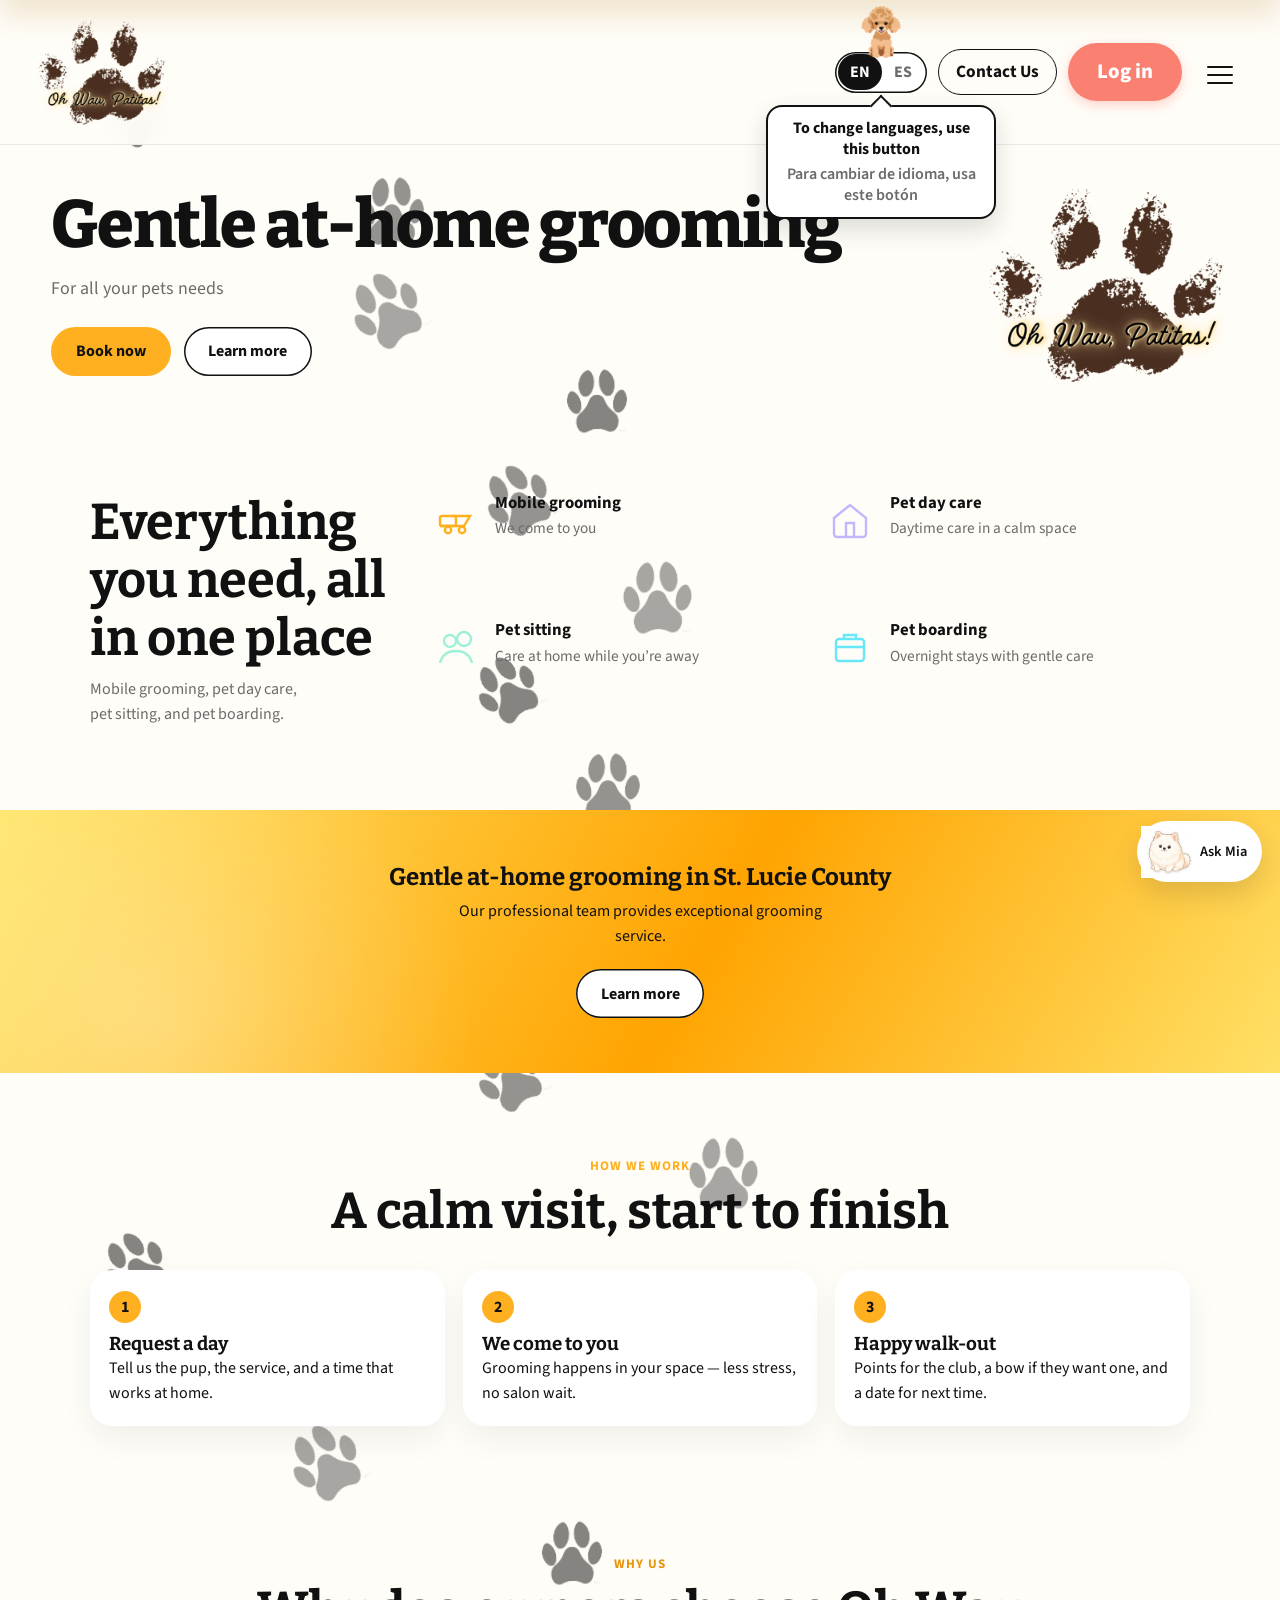
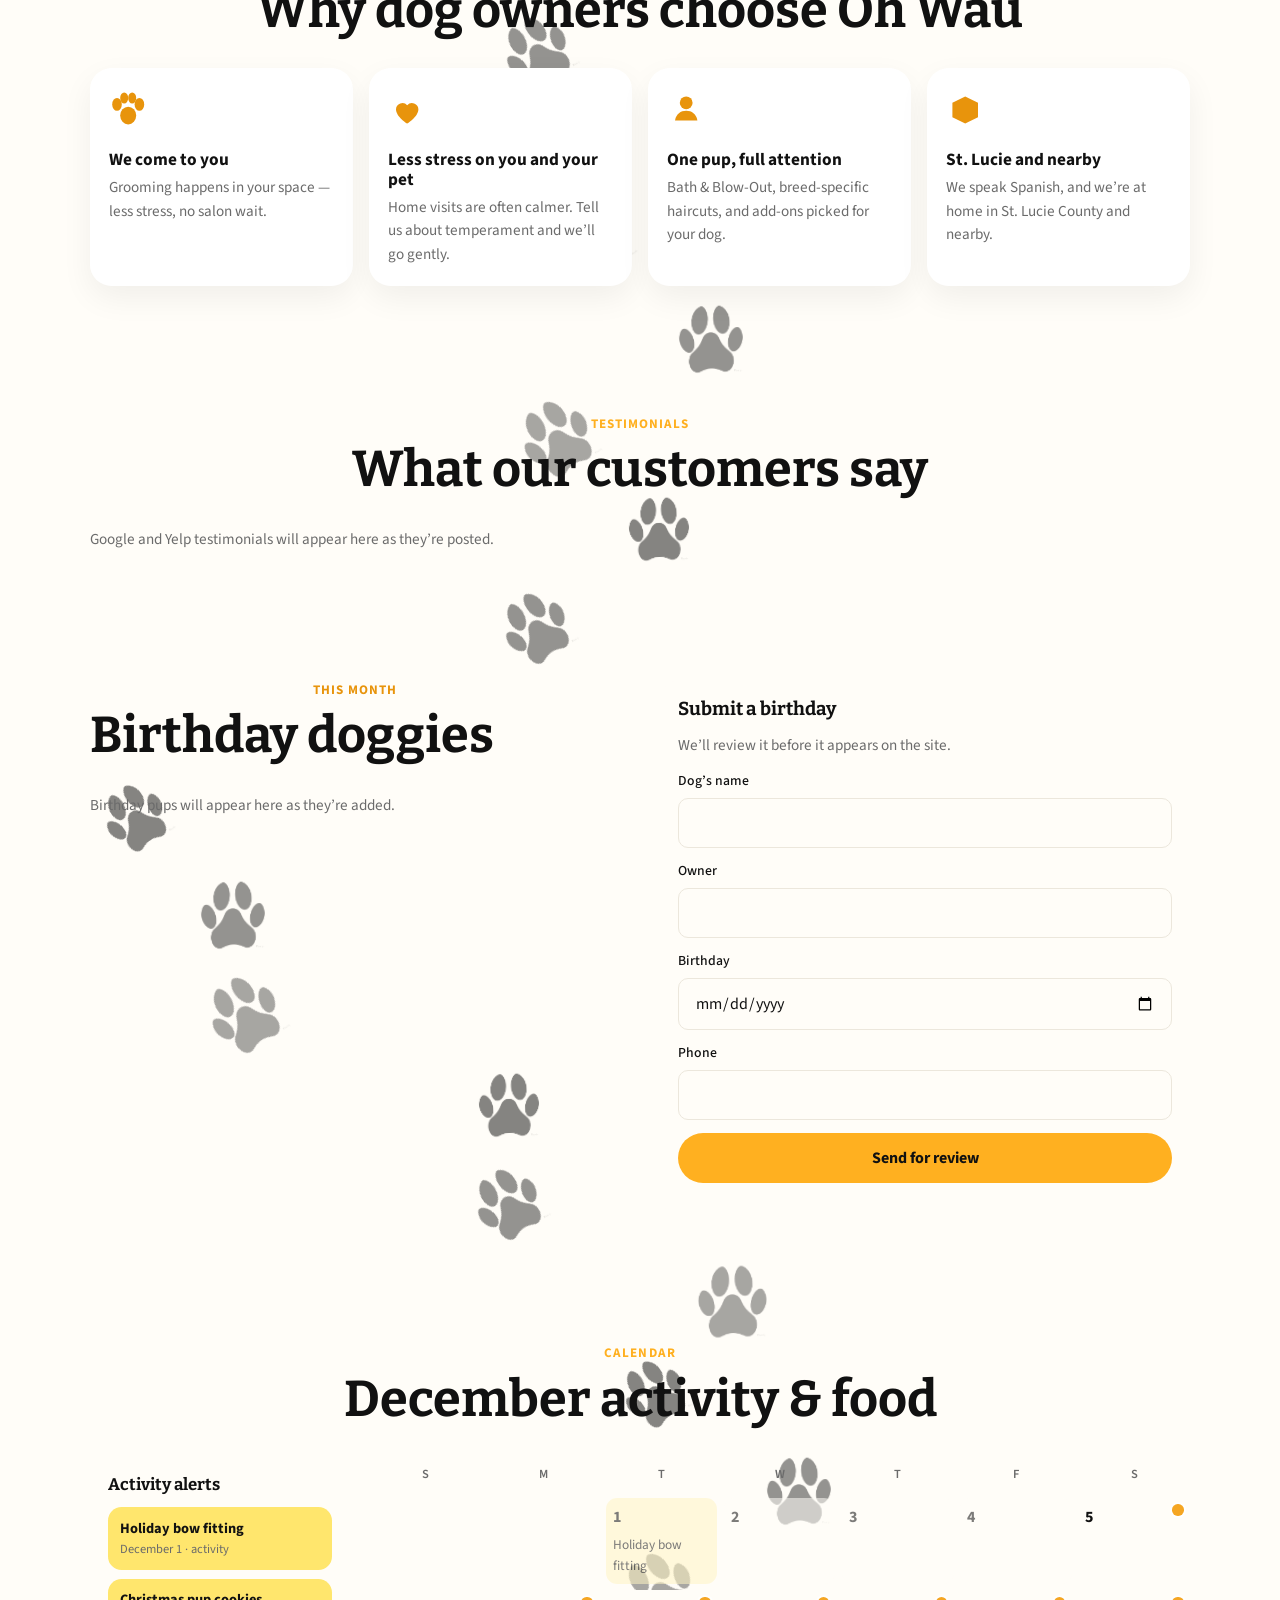
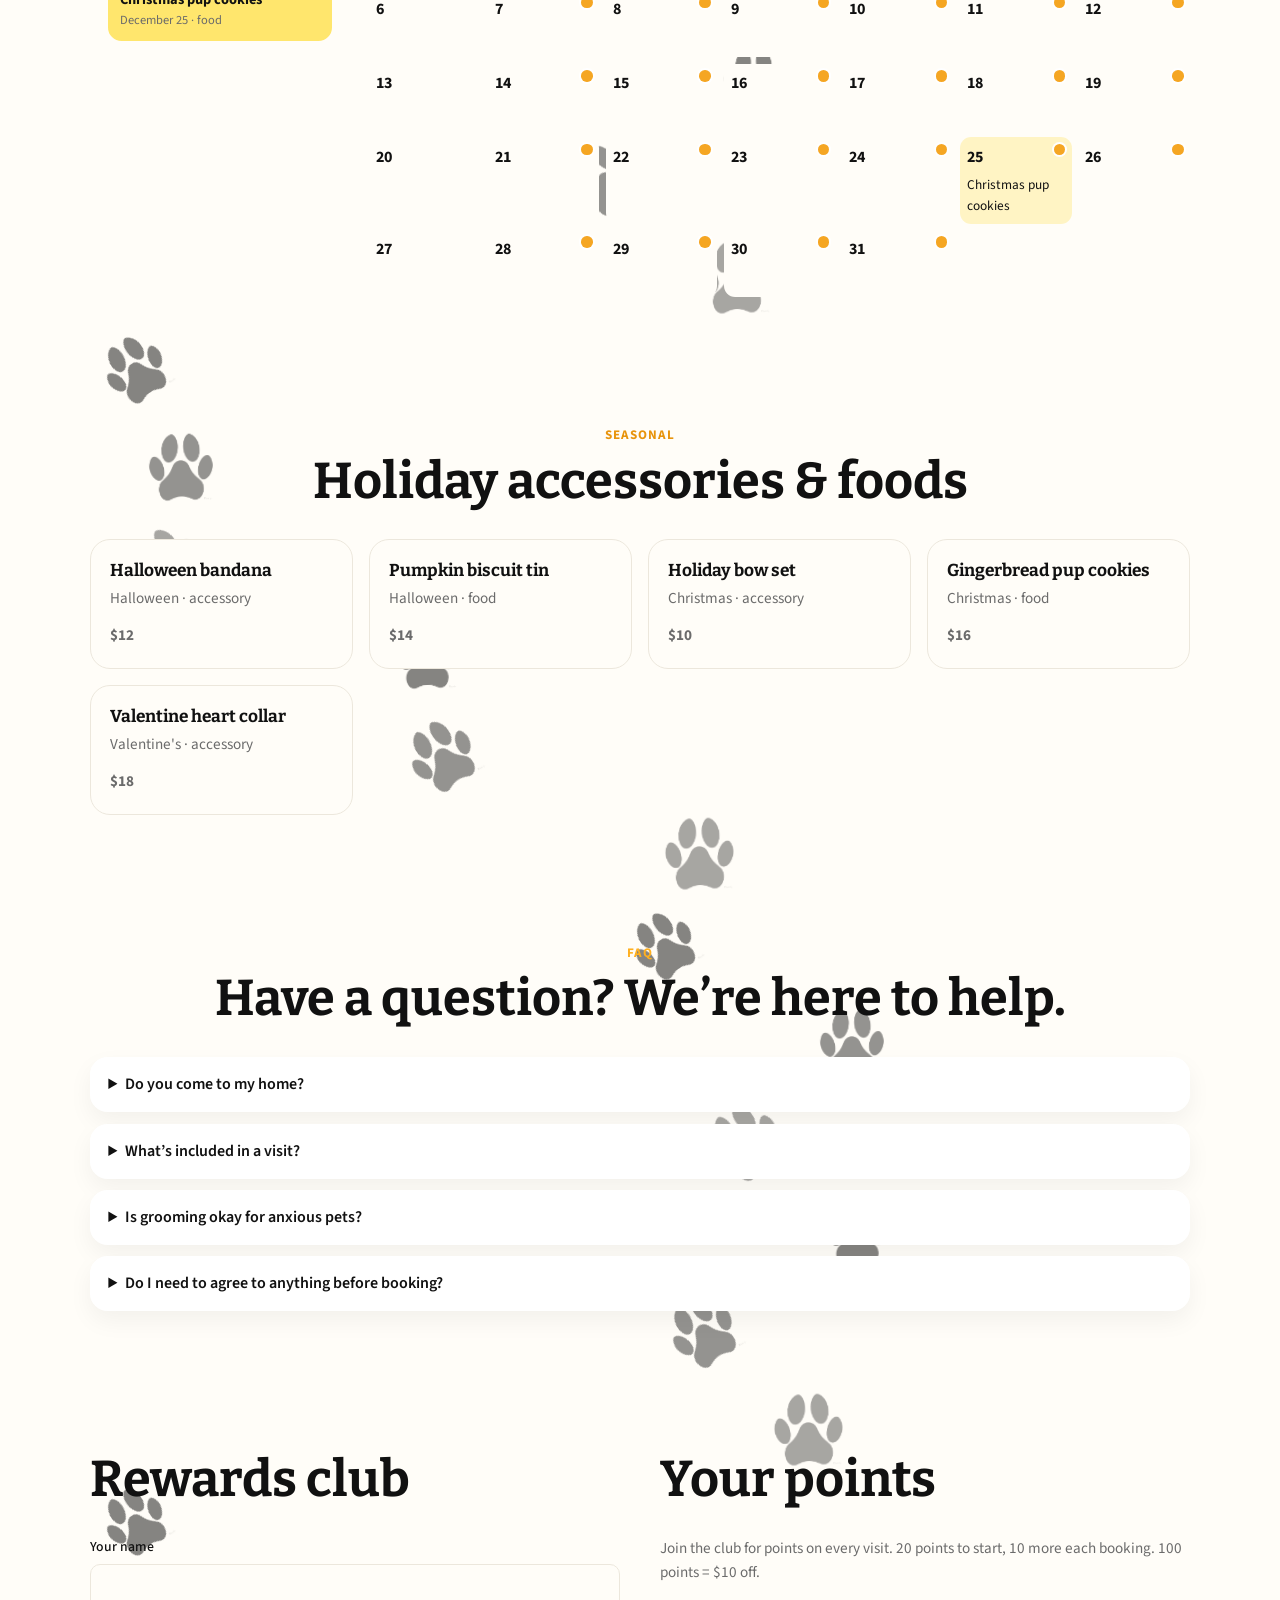
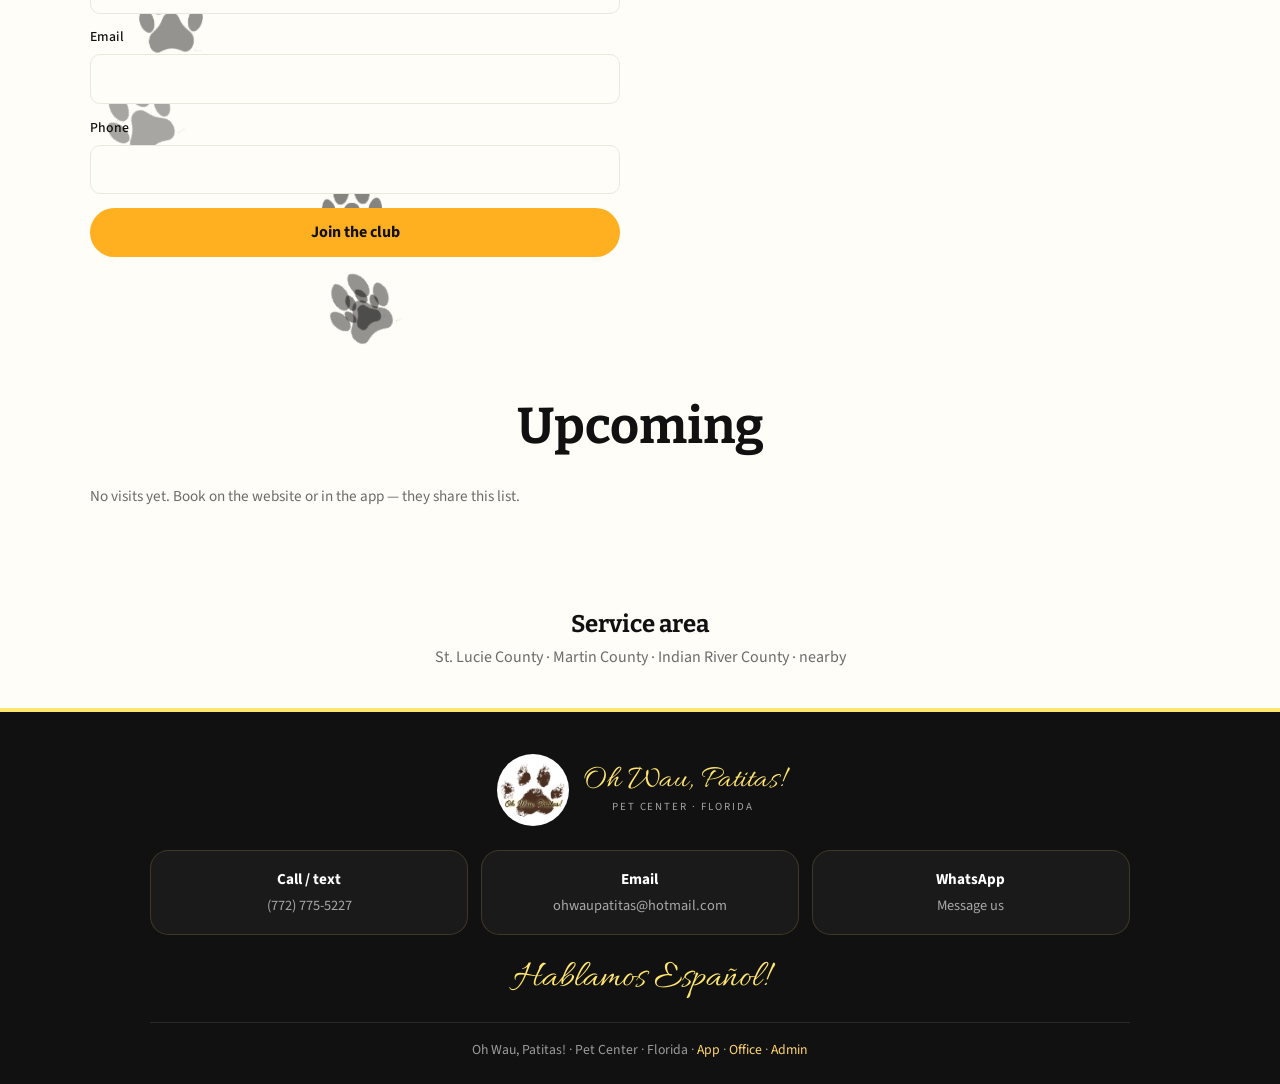
<file: index.html>
<!DOCTYPE html>
<html lang="en">
  <head>
    <meta charset="UTF-8" />
    <meta name="viewport" content="width=device-width, initial-scale=1" />
    <title>Oh Wau, Patitas! · Pet Center</title>
    <link rel="preconnect" href="https://fonts.googleapis.com" />
    <link rel="preconnect" href="https://fonts.gstatic.com" crossorigin />
    <link
      href="https://fonts.googleapis.com/css2?family=Allura&family=Bitter:wght@700;800&family=Source+Sans+3:wght@400;600;700&display=swap"
      rel="stylesheet"
    />
    <meta http-equiv="Cache-Control" content="no-cache, no-store, must-revalidate" />
    <link rel="stylesheet" href="css/styles.css" />
  </head>
  <body data-page="site" class="paw-boot">
    <header class="site-header">
      <button class="nav-toggle" type="button" aria-label="Menu" aria-expanded="false" data-nav-toggle>
        <span></span><span></span><span></span>
      </button>
      <a class="brand logo-only" href="index.html">
        <img src="images/logo.png?v=paw4" alt="Oh Wau, Patitas!" />
        <span>
          <em>Oh Wau, Patitas!</em>
          <small>PET CENTER</small>
        </span>
      </a>
      <nav data-site-nav>
        <a class="nav-active" href="index.html" data-i18n="navHome">Home</a>
        <a href="services.html" data-i18n="navServices">Services</a>
        <a href="about.html" data-i18n="navAbout">About Oh Wau</a>
        <a href="accessories.html" data-i18n="navShop">Accessories &amp; Treats</a>
        <a href="index.html#faq" data-i18n="navFaq">FAQ</a>
      </nav>
      <div class="header-actions">
        <div class="lang-tabs" role="group" aria-label="Language">
          <button type="button" data-lang="en" aria-pressed="true">EN</button>
          <button type="button" data-lang="es" aria-pressed="false">ES</button>
        </div>
        <a class="phone-pill" href="#contact" data-i18n="navContact">Contact Us</a>
        <a class="login-pill" href="account.html" data-account-link data-i18n="navLogin">Log in</a>
      </div>
    </header>

    <main>
      <section class="kirey-hero">
        <div class="hero-copy">
          <h1 data-i18n="heroTitle">Gentle at-home grooming</h1>
          <p class="lede" data-i18n="heroSlogan">For all your pets needs</p>
          <div class="actions">
            <a class="btn" href="grooming-estimator-and-request.html" data-i18n="bookNow">Book now</a>
            <a class="btn ghost" href="services.html" data-i18n="learnMore">Learn more</a>
          </div>
        </div>
        <img class="hero-logo" src="images/logo.png?v=paw4" alt="Oh Wau, Patitas!" />
      </section>

      <section class="section" id="need">
        <div class="wrap need-grid">
          <div>
            <h2 data-i18n="needTitle">Everything you need, all in one place</h2>
            <p class="need-lead" data-i18n="needLead">Mobile grooming, pet day care, pet sitting, and pet boarding.</p>
          </div>
          <a class="need-item" href="services.html#grooming">
            <span class="icon" aria-hidden="true">
              <svg viewBox="0 0 48 48" width="48" height="48" fill="none" stroke="#ffb020" stroke-width="2.4">
                <path d="M8 30h24l6-10H20" />
                <rect x="8" y="20" width="16" height="10" rx="2" />
                <circle cx="16" cy="34" r="3.2" />
                <circle cx="30" cy="34" r="3.2" />
              </svg>
            </span>
            <div>
              <h3 data-i18n="offeringGrooming">Mobile grooming</h3>
              <p data-i18n="offeringGroomingNote">We come to you</p>
            </div>
          </a>
          <a class="need-item" href="services.html#daycare">
            <span class="icon" aria-hidden="true">
              <svg viewBox="0 0 48 48" width="48" height="48" fill="none" stroke="#c4b5fd" stroke-width="2.4">
                <path d="M8 22 24 9l16 13v16a3 3 0 0 1-3 3H11a3 3 0 0 1-3-3V22z" />
                <path d="M20 41V27h8v14" />
              </svg>
            </span>
            <div>
              <h3 data-i18n="offeringDaycare">Pet day care</h3>
              <p data-i18n="offeringDaycareNote">Daytime care in a calm space</p>
            </div>
          </a>
          <a class="need-item" href="services.html#sitting">
            <span class="icon" aria-hidden="true">
              <svg viewBox="0 0 48 48" width="48" height="48" fill="none" stroke="#9ef0d8" stroke-width="2.4">
                <circle cx="18" cy="18" r="6" />
                <circle cx="32" cy="16" r="7" />
                <path d="M8 40c2-8 8-12 16-12s14 4 16 12" />
              </svg>
            </span>
            <div>
              <h3 data-i18n="offeringSitting">Pet sitting</h3>
              <p data-i18n="offeringSittingNote">Care at home while you’re away</p>
            </div>
          </a>
          <a class="need-item" href="services.html#boarding">
            <span class="icon" aria-hidden="true">
              <svg viewBox="0 0 48 48" width="48" height="48" fill="none" stroke="#67e8f9" stroke-width="2.4">
                <rect x="10" y="16" width="28" height="22" rx="3" />
                <path d="M10 24h28M18 16v-4h12v4" />
              </svg>
            </span>
            <div>
              <h3 data-i18n="offeringBoarding">Pet boarding</h3>
              <p data-i18n="offeringBoardingNote">Overnight stays with gentle care</p>
            </div>
          </a>
        </div>
      </section>

      <section class="sun-banner">
        <h2 data-i18n="bannerTitle">Gentle at-home grooming in St. Lucie County</h2>
        <p data-i18n="bannerLead">Our professional team provides exceptional grooming service.</p>
        <a class="btn ghost" href="services.html" data-i18n="learnMore">Learn more</a>
      </section>

      <section class="section" id="how">
        <div class="wrap">
          <p class="kicker" data-i18n="howKicker">How we work</p>
          <h2 data-i18n="howTitle">A calm visit, start to finish</h2>
          <div class="steps">
            <article>
              <strong>1</strong>
              <h3 data-i18n="how1Title">Request a day</h3>
              <p data-i18n="how1Body">Tell us the pup, the service, and a time that works at home.</p>
            </article>
            <article>
              <strong>2</strong>
              <h3 data-i18n="how2Title">We come to you</h3>
              <p data-i18n="how2Body">Grooming happens in your space — less stress, no salon wait.</p>
            </article>
            <article>
              <strong>3</strong>
              <h3 data-i18n="how3Title">Happy walk-out</h3>
              <p data-i18n="how3Body">Points for the club, a bow if they want one, and a date for next time.</p>
            </article>
          </div>
        </div>
      </section>

      <section class="section mist" id="why">
        <div class="wrap">
          <p class="kicker" data-i18n="whyKicker">Why us</p>
          <h2 data-i18n="whyTitle">Why dog owners choose Oh Wau</h2>
          <div class="why-grid">
            <article class="why-card">
              <svg class="mark" viewBox="0 0 48 48" fill="currentColor" aria-hidden="true">
                <ellipse cx="24" cy="32" rx="10" ry="11"/>
                <ellipse cx="10" cy="18" rx="6" ry="8"/>
                <ellipse cx="19" cy="10" rx="5" ry="7"/>
                <ellipse cx="29" cy="10" rx="5" ry="7"/>
                <ellipse cx="38" cy="18" rx="6" ry="8"/>
              </svg>
              <h3 data-i18n="why1Title">We come to you</h3>
              <p data-i18n="why1Body">Grooming happens in your space — less stress, no salon wait.</p>
            </article>
            <article class="why-card">
              <svg class="mark" viewBox="0 0 48 48" fill="currentColor" aria-hidden="true">
                <path d="M24 42s-14-8.6-14-18a8 8 0 0 1 14-5 8 8 0 0 1 14 5c0 9.4-14 18-14 18z"/>
              </svg>
              <h3 data-i18n="why2Title">Less stress on you and your pet</h3>
              <p data-i18n="why2Body">Home visits are often calmer. Tell us about temperament and we’ll go gently.</p>
            </article>
            <article class="why-card">
              <svg class="mark" viewBox="0 0 48 48" fill="currentColor" aria-hidden="true">
                <circle cx="24" cy="16" r="8"/>
                <path d="M10 38c1.5-8 7-12 14-12s12.5 4 14 12"/>
              </svg>
              <h3 data-i18n="why3Title">One pup, full attention</h3>
              <p data-i18n="why3Body">Bath &amp; Blow-Out, breed-specific haircuts, and add-ons picked for your dog.</p>
            </article>
            <article class="why-card">
              <svg class="mark" viewBox="0 0 48 48" fill="currentColor" aria-hidden="true">
                <path d="M8 34V16l16-8 16 8v18l-16 8-16-8z"/>
              </svg>
              <h3 data-i18n="why4Title">St. Lucie and nearby</h3>
              <p data-i18n="why4Body">We speak Spanish, and we’re at home in St. Lucie County and nearby.</p>
            </article>
          </div>
        </div>
      </section>

      <section class="section" id="testimonials">
        <div class="wrap">
          <p class="kicker" data-i18n="reviewsKicker">Testimonials</p>
          <h2 data-i18n="reviewsTitle">Google &amp; Yelp</h2>
          <div class="card-row" data-reviews></div>
        </div>
      </section>

      <section class="section mist" id="birthdays">
        <div class="wrap book-grid">
          <div>
            <p class="kicker" data-i18n="bdayKicker">This month</p>
            <h2 data-i18n="bdayTitle">Birthday doggies</h2>
            <div class="card-row" data-birthdays></div>
          </div>
          <form id="bday-form" class="bday-submit">
            <h3 data-i18n="bdaySubmitTitle">Submit a birthday</h3>
            <p class="empty" data-i18n="bdaySubmitHelp">We’ll review it before it appears on the site.</p>
            <label><span data-i18n="dogName">Dog’s name</span> <input name="name" required /></label>
            <label><span data-i18n="owner">Owner</span> <input name="owner" required /></label>
            <label><span data-i18n="birthday">Birthday</span> <input name="birthday" type="date" required /></label>
            <label><span data-i18n="phone">Phone</span> <input name="phone" type="tel" /></label>
            <button class="btn" type="submit" data-i18n="sendForReview">Send for review</button>
            <p class="empty" data-bday-note></p>
          </form>
        </div>
      </section>

      <section class="section" id="calendar">
        <div class="wrap">
          <p class="kicker" data-i18n="calKicker">Calendar</p>
          <h2><span data-month-name>This month</span> <span data-i18n="calSuffix">activity &amp; food</span></h2>
          <div class="cal-layout">
            <aside class="cal-alerts">
              <h3 data-i18n="calAlerts">Activity alerts</h3>
              <ul data-cal-alerts></ul>
            </aside>
            <div data-month-cal></div>
          </div>
        </div>
      </section>

      <section class="section mist" id="shop">
        <div class="wrap">
          <p class="kicker" data-i18n="shopKicker">Seasonal</p>
          <h2 data-i18n="shopTitle">Holiday accessories &amp; foods</h2>
          <div class="shop-grid" data-shop></div>
        </div>
      </section>

      <section class="section" id="faq">
        <div class="wrap faq">
          <p class="kicker" data-i18n="faqKicker">FAQ</p>
          <h2 data-i18n="faqTitle">Have a question? We’re here to help.</h2>
          <details>
            <summary data-i18n="faq1q">Do you come to my home?</summary>
            <p data-i18n="faq1a">Yes. Oh Wau, Patitas! is at-home pet care in St. Lucie County and nearby.</p>
          </details>
          <details>
            <summary data-i18n="faq2q">What’s included in a visit?</summary>
            <p data-i18n="faq2a">Bath & Blow-Out, breed-specific haircuts, and add-ons like nails, ears, teeth, and a berry facial. Pick what you need when you book.</p>
          </details>
          <details>
            <summary data-i18n="faq3q">Is grooming okay for anxious pets?</summary>
            <p data-i18n="faq3a">Home visits are often calmer. Tell us about temperament in the notes and we’ll go gently.</p>
          </details>
          <details>
            <summary data-i18n="faq4q">Do I need to agree to anything before booking?</summary>
            <p data-i18n="faq4a">Yes. There’s a short grooming disclosure to check before a request is sent.</p>
          </details>
        </div>
      </section>

      <section class="section mist" id="rewards">
        <div class="wrap book-grid">
          <div>
            <h2 data-i18n="clubTitle">Rewards club</h2>
            <form id="signup-form">
              <label><span data-i18n="yourName">Your name</span> <input name="name" required /></label>
              <label><span data-i18n="email">Email</span> <input name="email" type="email" required /></label>
              <label><span data-i18n="phone">Phone</span> <input name="phone" type="tel" required /></label>
              <button class="btn" type="submit" data-i18n="joinClub">Join the club</button>
              <p class="empty" data-signup-note></p>
            </form>
          </div>
          <div>
            <h2 data-i18n="pointsTitle">Your points</h2>
            <div data-member></div>
          </div>
        </div>
      </section>

      <section class="section" id="book">
        <div class="wrap">
          <h2 data-i18n="upcoming">Upcoming</h2>
          <div class="booking-list" data-bookings></div>
        </div>
      </section>

      <section class="area-band">
        <h2 data-i18n="areaTitle">Service area</h2>
        <p data-i18n="areaBody">St. Lucie County · Martin County · Indian River County · nearby</p>
      </section>
    </main>

    <footer id="contact" class="site-footer stacked">
      <div class="footer-inner">
        <a class="footer-brand" href="index.html">
          <img src="images/logo.png?v=paw4" alt="Oh Wau, Patitas!" />
          <span>
            <em>Oh Wau, Patitas!</em>
            <small>PET CENTER · FLORIDA</small>
          </span>
        </a>
        <div class="contact-tiles">
          <a href="sms:7727755227"><strong data-i18n="callText">Call / text</strong><span>(772) 775-5227</span></a>
          <a href="mailto:ohwaupatitas@hotmail.com"><strong data-i18n="emailUs">Email</strong><span>ohwaupatitas@hotmail.com</span></a>
          <a href="https://wa.me/17727755227"><strong data-i18n="whatsapp">WhatsApp</strong><span data-i18n="messageUs">Message us</span></a>
        </div>
        <p class="hablamos" data-i18n="hablamos">Hablamos Español!</p>
        <p class="footer-meta"><span data-i18n="footerNote">Oh Wau, Patitas! · Pet Center · Florida ·</span> <a href="app.html" data-i18n="appLink">App</a> · <a href="office.html" data-i18n="officeLink">Office</a> · <a href="admin.html" data-i18n="adminLink">Admin</a></p>
      </div>
    </footer>

    <aside class="mia-assist" data-mia-assist>
      <div class="mia-panel" hidden data-mia-panel>
        <header class="mia-head">
          <img class="mia-mascot" src="images/mia-open.png" data-mia-wink alt="" />
          <div>
            <strong data-i18n="miaName">Mia</strong>
            <span data-i18n="miaRole">Your helper</span>
          </div>
          <button type="button" class="mia-x" data-mia-close aria-label="Close">×</button>
        </header>
        <div class="mia-chips">
          <button type="button" data-mia-chip="fees" data-i18n="miaChipFees">Fees</button>
          <button type="button" data-mia-chip="calendar" data-i18n="miaChipCal">Calendar</button>
          <button type="button" data-mia-chip="services" data-i18n="miaChipServices">Services</button>
          <button type="button" data-mia-chip="book" data-i18n="miaChipBook">Book</button>
        </div>
        <div class="mia-log" data-mia-log></div>
        <form class="mia-form" data-mia-form>
          <input name="q" data-mia-input data-i18n-placeholder="miaInput" placeholder="Ask about fees, calendar, or booking" autocomplete="off" />
          <button class="btn" type="submit" data-i18n="miaSend">Send</button>
        </form>
      </div>
      <button class="mia-fab" type="button" data-mia-toggle>
        <img class="mia-mascot" src="images/mia-open.png" data-mia-wink alt="" />
        <span data-i18n="miaAsk">Ask Mia</span>
      </button>
    </aside>

    <script src="js/salon.js"></script>
  </body>
</html>
</file>
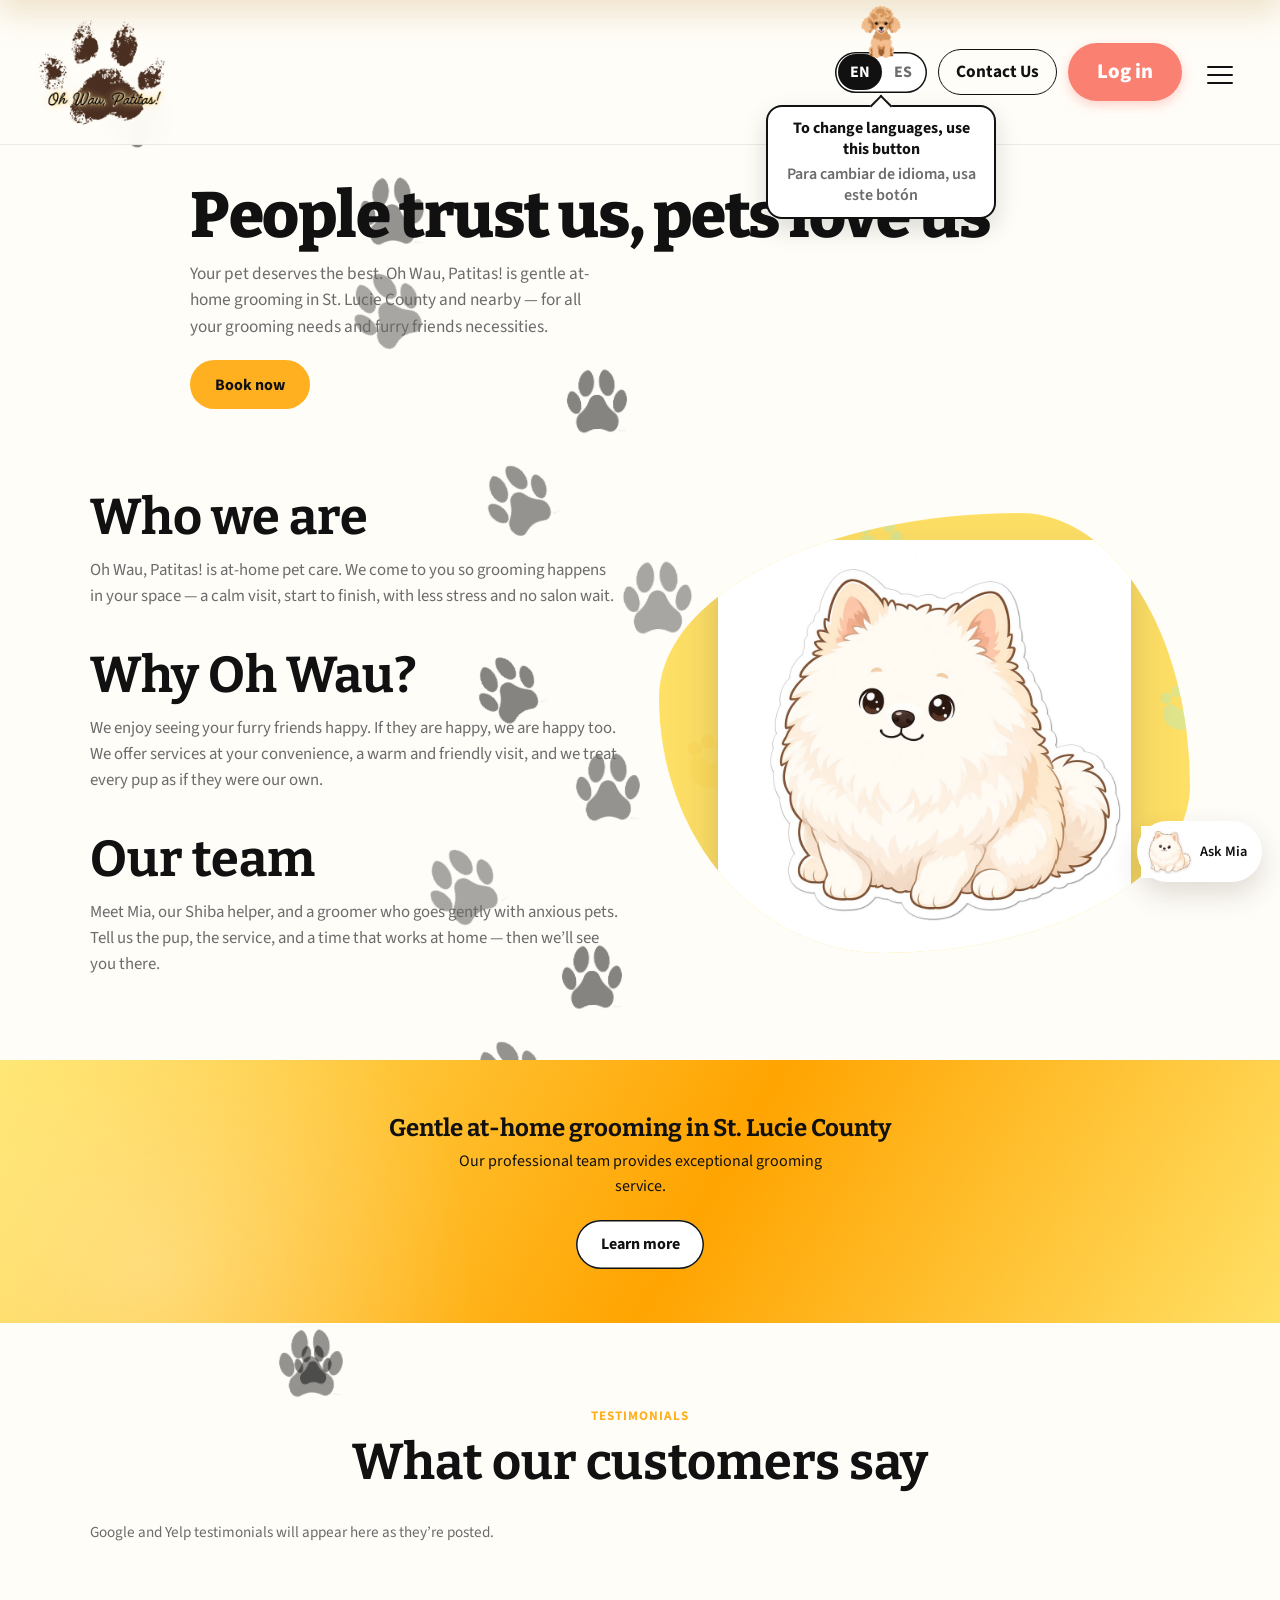
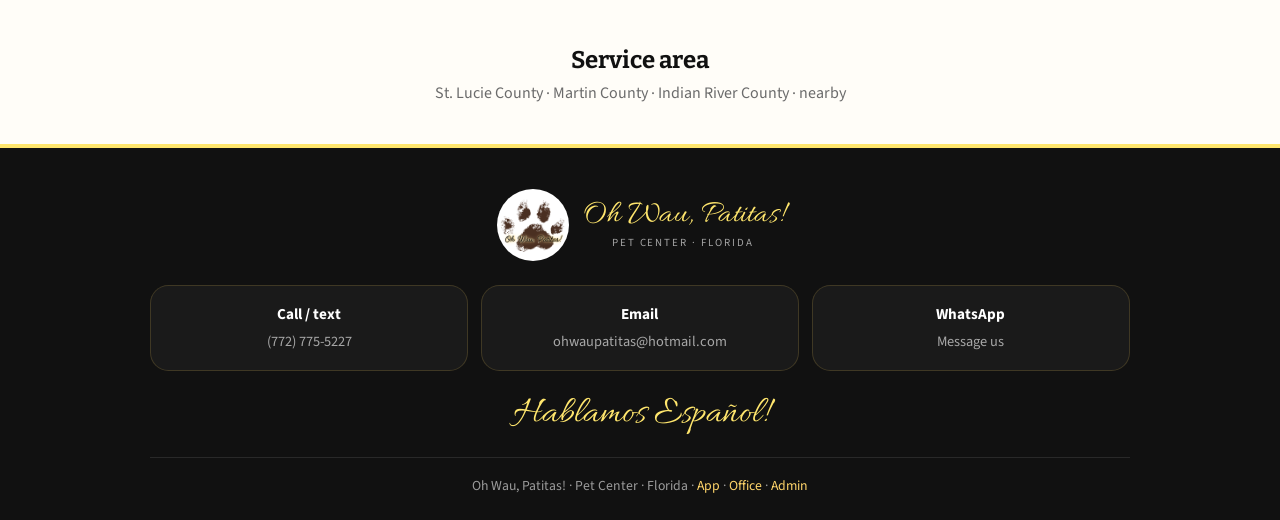
<file: about.html>
<!DOCTYPE html>
<html lang="en">
  <head>
    <meta charset="UTF-8" />
    <meta name="viewport" content="width=device-width, initial-scale=1" />
    <title>About Oh Wau · Oh Wau, Patitas!</title>
    <link rel="preconnect" href="https://fonts.googleapis.com" />
    <link rel="preconnect" href="https://fonts.gstatic.com" crossorigin />
    <link
      href="https://fonts.googleapis.com/css2?family=Allura&family=Bitter:wght@700;800&family=Source+Sans+3:wght@400;600;700&display=swap"
      rel="stylesheet"
    />
    <meta http-equiv="Cache-Control" content="no-cache, no-store, must-revalidate" />
    <link rel="stylesheet" href="css/styles.css" />
  </head>
  <body data-page="site" class="paw-boot">
    <header class="site-header">
      <button class="nav-toggle" type="button" aria-label="Menu" aria-expanded="false" data-nav-toggle>
        <span></span><span></span><span></span>
      </button>
      <a class="brand logo-only" href="index.html">
        <img src="images/logo.png?v=paw4" alt="Oh Wau, Patitas!" />
        <span>
          <em>Oh Wau, Patitas!</em>
          <small>PET CENTER</small>
        </span>
      </a>
      <nav data-site-nav>
        <a href="index.html" data-i18n="navHome">Home</a>
        <a href="services.html" data-i18n="navServices">Services</a>
        <a class="nav-active" href="about.html" data-i18n="navAbout">About Oh Wau</a>
        <a href="accessories.html" data-i18n="navShop">Accessories &amp; Treats</a>
        <a href="index.html#faq" data-i18n="navFaq">FAQ</a>
      </nav>
      <div class="header-actions">
        <div class="lang-tabs" role="group" aria-label="Language">
          <button type="button" data-lang="en" aria-pressed="true">EN</button>
          <button type="button" data-lang="es" aria-pressed="false">ES</button>
        </div>
        <a class="phone-pill" href="#contact" data-i18n="navContact">Contact Us</a>
        <a class="login-pill" href="account.html" data-account-link data-i18n="navLogin">Log in</a>
      </div>
    </header>

    <main>
      <section class="page-hero">
        <h1 data-i18n="aboutHero">People trust us, pets love us</h1>
        <p data-i18n="aboutLead">Your pet deserves the best. Oh Wau, Patitas! is gentle at-home grooming in St. Lucie County and nearby — for all your grooming needs and furry friends necessities.</p>
        <a class="btn" href="grooming-estimator-and-request.html" data-i18n="bookNow">Book now</a>
      </section>

      <section class="section">
        <div class="wrap how-split">
          <div class="about-blocks">
            <div>
              <h2 data-i18n="whoTitle">Who we are</h2>
              <p data-i18n="whoBody">Oh Wau, Patitas! is at-home pet care. We come to you so grooming happens in your space — a calm visit, start to finish, with less stress and no salon wait.</p>
            </div>
            <div>
              <h2 data-i18n="whyAboutTitle">Why Oh Wau?</h2>
              <p data-i18n="whyAboutBody">We enjoy seeing your furry friends happy. If they are happy, we are happy too. We offer services at your convenience, a warm and friendly visit, and we treat every pup as if they were our own.</p>
            </div>
            <div>
              <h2 data-i18n="teamTitle">Our team</h2>
              <p data-i18n="teamBody">Meet Mia, our Shiba helper, and a groomer who goes gently with anxious pets. Tell us the pup, the service, and a time that works at home — then we’ll see you there.</p>
            </div>
          </div>
          <div class="hero-blob">
            <img class="mia-mascot" src="images/mia-open.png" data-mia-wink alt="Mia" />
          </div>
        </div>
      </section>

      <section class="sun-banner">
        <h2 data-i18n="bannerTitle">Gentle at-home grooming in St. Lucie County</h2>
        <p data-i18n="bannerLead">Our professional team provides exceptional grooming service.</p>
        <a class="btn ghost" href="services.html" data-i18n="learnMore">Learn more</a>
      </section>

      <section class="section" id="testimonials">
        <div class="wrap">
          <p class="kicker" data-i18n="reviewsKicker">Testimonials</p>
          <h2 data-i18n="reviewsTitle">Google &amp; Yelp</h2>
          <div class="card-row" data-reviews></div>
        </div>
      </section>

      <section class="area-band">
        <h2 data-i18n="areaTitle">Service area</h2>
        <p data-i18n="areaBody">St. Lucie County · Martin County · Indian River County · nearby</p>
      </section>
    </main>

    <footer id="contact" class="site-footer stacked">
      <div class="footer-inner">
        <a class="footer-brand" href="index.html">
          <img src="images/logo.png?v=paw4" alt="Oh Wau, Patitas!" />
          <span>
            <em>Oh Wau, Patitas!</em>
            <small>PET CENTER · FLORIDA</small>
          </span>
        </a>
        <div class="contact-tiles">
          <a href="sms:7727755227"><strong data-i18n="callText">Call / text</strong><span>(772) 775-5227</span></a>
          <a href="mailto:ohwaupatitas@hotmail.com"><strong data-i18n="emailUs">Email</strong><span>ohwaupatitas@hotmail.com</span></a>
          <a href="https://wa.me/17727755227"><strong data-i18n="whatsapp">WhatsApp</strong><span data-i18n="messageUs">Message us</span></a>
        </div>
        <p class="hablamos" data-i18n="hablamos">Hablamos Español!</p>
        <p class="footer-meta"><span data-i18n="footerNote">Oh Wau, Patitas! · Pet Center · Florida ·</span> <a href="app.html" data-i18n="appLink">App</a> · <a href="office.html" data-i18n="officeLink">Office</a> · <a href="admin.html" data-i18n="adminLink">Admin</a></p>
      </div>
    </footer>

    <aside class="mia-assist" data-mia-assist>
      <div class="mia-panel" hidden data-mia-panel>
        <header class="mia-head">
          <img class="mia-mascot" src="images/mia-open.png" data-mia-wink alt="" />
          <div>
            <strong data-i18n="miaName">Mia</strong>
            <span data-i18n="miaRole">Your helper</span>
          </div>
          <button type="button" class="mia-x" data-mia-close aria-label="Close">×</button>
        </header>
        <div class="mia-chips">
          <button type="button" data-mia-chip="fees" data-i18n="miaChipFees">Fees</button>
          <button type="button" data-mia-chip="calendar" data-i18n="miaChipCal">Calendar</button>
          <button type="button" data-mia-chip="services" data-i18n="miaChipServices">Services</button>
          <button type="button" data-mia-chip="book" data-i18n="miaChipBook">Book</button>
        </div>
        <div class="mia-log" data-mia-log></div>
        <form class="mia-form" data-mia-form>
          <input name="q" data-mia-input data-i18n-placeholder="miaInput" placeholder="Ask about fees, calendar, or booking" autocomplete="off" />
          <button class="btn" type="submit" data-i18n="miaSend">Send</button>
        </form>
      </div>
      <button class="mia-fab" type="button" data-mia-toggle>
        <img class="mia-mascot" src="images/mia-open.png" data-mia-wink alt="" />
        <span data-i18n="miaAsk">Ask Mia</span>
      </button>
    </aside>

    <script src="js/salon.js"></script>
  </body>
</html>
</file>
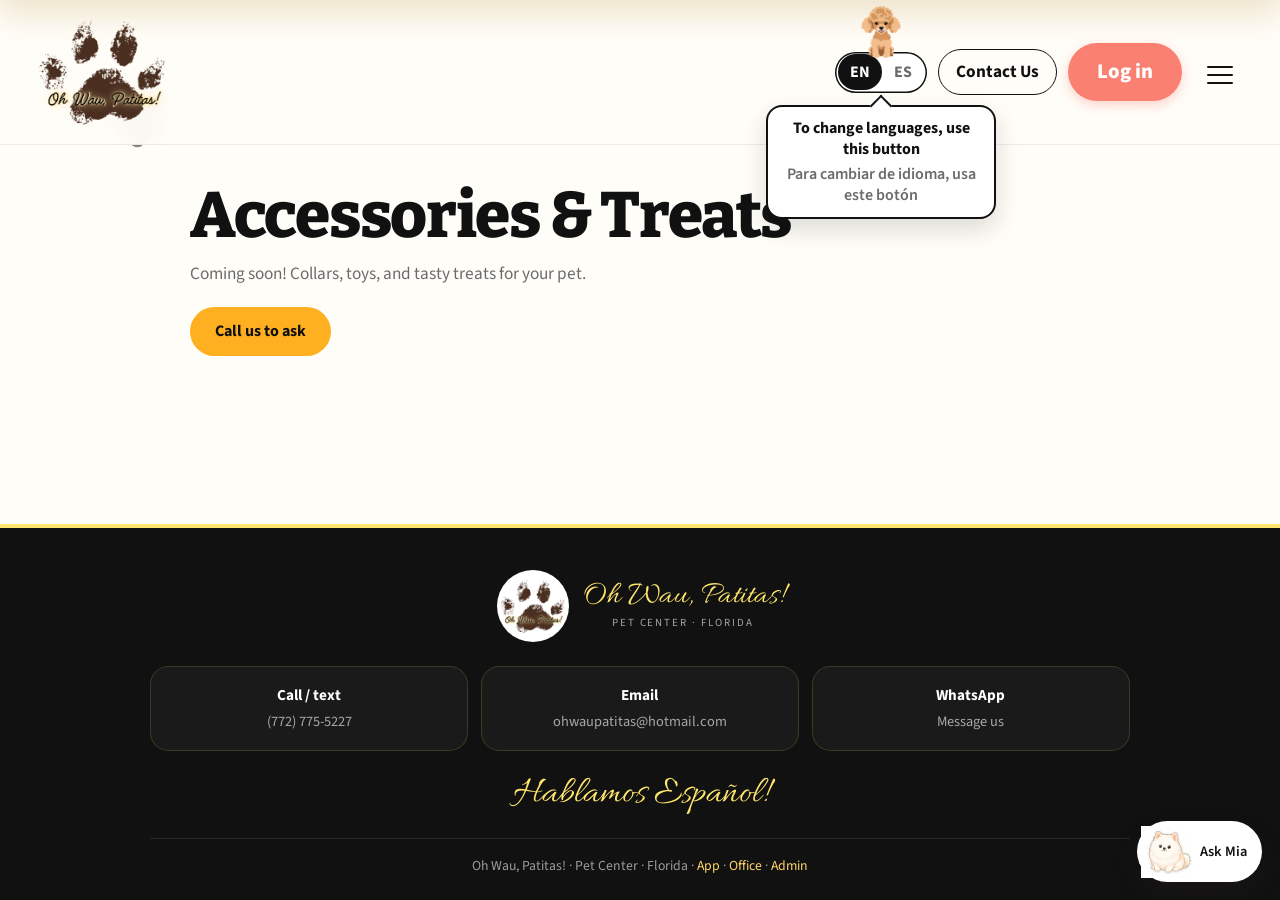
<file: accessories.html>
<!DOCTYPE html>
<html lang="en">
  <head>
    <meta charset="UTF-8" />
    <meta name="viewport" content="width=device-width, initial-scale=1" />
    <title>Accessories &amp; Treats · Oh Wau, Patitas!</title>
    <link rel="preconnect" href="https://fonts.googleapis.com" />
    <link rel="preconnect" href="https://fonts.gstatic.com" crossorigin />
    <link
      href="https://fonts.googleapis.com/css2?family=Allura&family=Bitter:wght@700;800&family=Source+Sans+3:wght@400;600;700&display=swap"
      rel="stylesheet"
    />
    <meta http-equiv="Cache-Control" content="no-cache, no-store, must-revalidate" />
    <link rel="stylesheet" href="css/styles.css" />
  </head>
  <body data-page="site" class="paw-boot">
    <header class="site-header">
      <button class="nav-toggle" type="button" aria-label="Menu" aria-expanded="false" data-nav-toggle>
        <span></span><span></span><span></span>
      </button>
      <a class="brand logo-only" href="index.html">
        <img src="images/logo.png?v=paw4" alt="Oh Wau, Patitas!" />
        <span>
          <em>Oh Wau, Patitas!</em>
          <small>PET CENTER</small>
        </span>
      </a>
      <nav data-site-nav>
        <a href="index.html" data-i18n="navHome">Home</a>
        <a href="services.html" data-i18n="navServices">Services</a>
        <a class="nav-active" href="about.html" data-i18n="navAbout">About Oh Wau</a>
        <a href="accessories.html" data-i18n="navShop">Accessories &amp; Treats</a>
        <a href="index.html#faq" data-i18n="navFaq">FAQ</a>
      </nav>
      <div class="header-actions">
        <div class="lang-tabs" role="group" aria-label="Language">
          <button type="button" data-lang="en" aria-pressed="true">EN</button>
          <button type="button" data-lang="es" aria-pressed="false">ES</button>
        </div>
        <a class="phone-pill" href="#contact" data-i18n="navContact">Contact Us</a>
        <a class="login-pill" href="account.html" data-account-link data-i18n="navLogin">Log in</a>
      </div>
    </header>

    <main>
      <section class="page-hero">
        <h1>Accessories &amp; Treats</h1>
        <p>Coming soon! Collars, toys, and tasty treats for your pet.</p>
        <p><a class="btn" href="tel:7727755227">Call us to ask</a></p>
      </section>
    </main>

    <footer id="contact" class="site-footer stacked">
      <div class="footer-inner">
        <a class="footer-brand" href="index.html">
          <img src="images/logo.png?v=paw4" alt="Oh Wau, Patitas!" />
          <span>
            <em>Oh Wau, Patitas!</em>
            <small>PET CENTER · FLORIDA</small>
          </span>
        </a>
        <div class="contact-tiles">
          <a href="sms:7727755227"><strong data-i18n="callText">Call / text</strong><span>(772) 775-5227</span></a>
          <a href="mailto:ohwaupatitas@hotmail.com"><strong data-i18n="emailUs">Email</strong><span>ohwaupatitas@hotmail.com</span></a>
          <a href="https://wa.me/17727755227"><strong data-i18n="whatsapp">WhatsApp</strong><span data-i18n="messageUs">Message us</span></a>
        </div>
        <p class="hablamos" data-i18n="hablamos">Hablamos Español!</p>
        <p class="footer-meta"><span data-i18n="footerNote">Oh Wau, Patitas! · Pet Center · Florida ·</span> <a href="app.html" data-i18n="appLink">App</a> · <a href="office.html" data-i18n="officeLink">Office</a> · <a href="admin.html" data-i18n="adminLink">Admin</a></p>
      </div>
    </footer>

    <aside class="mia-assist" data-mia-assist>
      <div class="mia-panel" hidden data-mia-panel>
        <header class="mia-head">
          <img class="mia-mascot" src="images/mia-open.png" data-mia-wink alt="" />
          <div>
            <strong data-i18n="miaName">Mia</strong>
            <span data-i18n="miaRole">Your helper</span>
          </div>
          <button type="button" class="mia-x" data-mia-close aria-label="Close">×</button>
        </header>
        <div class="mia-chips">
          <button type="button" data-mia-chip="fees" data-i18n="miaChipFees">Fees</button>
          <button type="button" data-mia-chip="calendar" data-i18n="miaChipCal">Calendar</button>
          <button type="button" data-mia-chip="services" data-i18n="miaChipServices">Services</button>
          <button type="button" data-mia-chip="book" data-i18n="miaChipBook">Book</button>
        </div>
        <div class="mia-log" data-mia-log></div>
        <form class="mia-form" data-mia-form>
          <input name="q" data-mia-input data-i18n-placeholder="miaInput" placeholder="Ask about fees, calendar, or booking" autocomplete="off" />
          <button class="btn" type="submit" data-i18n="miaSend">Send</button>
        </form>
      </div>
      <button class="mia-fab" type="button" data-mia-toggle>
        <img class="mia-mascot" src="images/mia-open.png" data-mia-wink alt="" />
        <span data-i18n="miaAsk">Ask Mia</span>
      </button>
    </aside>

    <script src="js/salon.js"></script>
  </body>
</html>
</file>
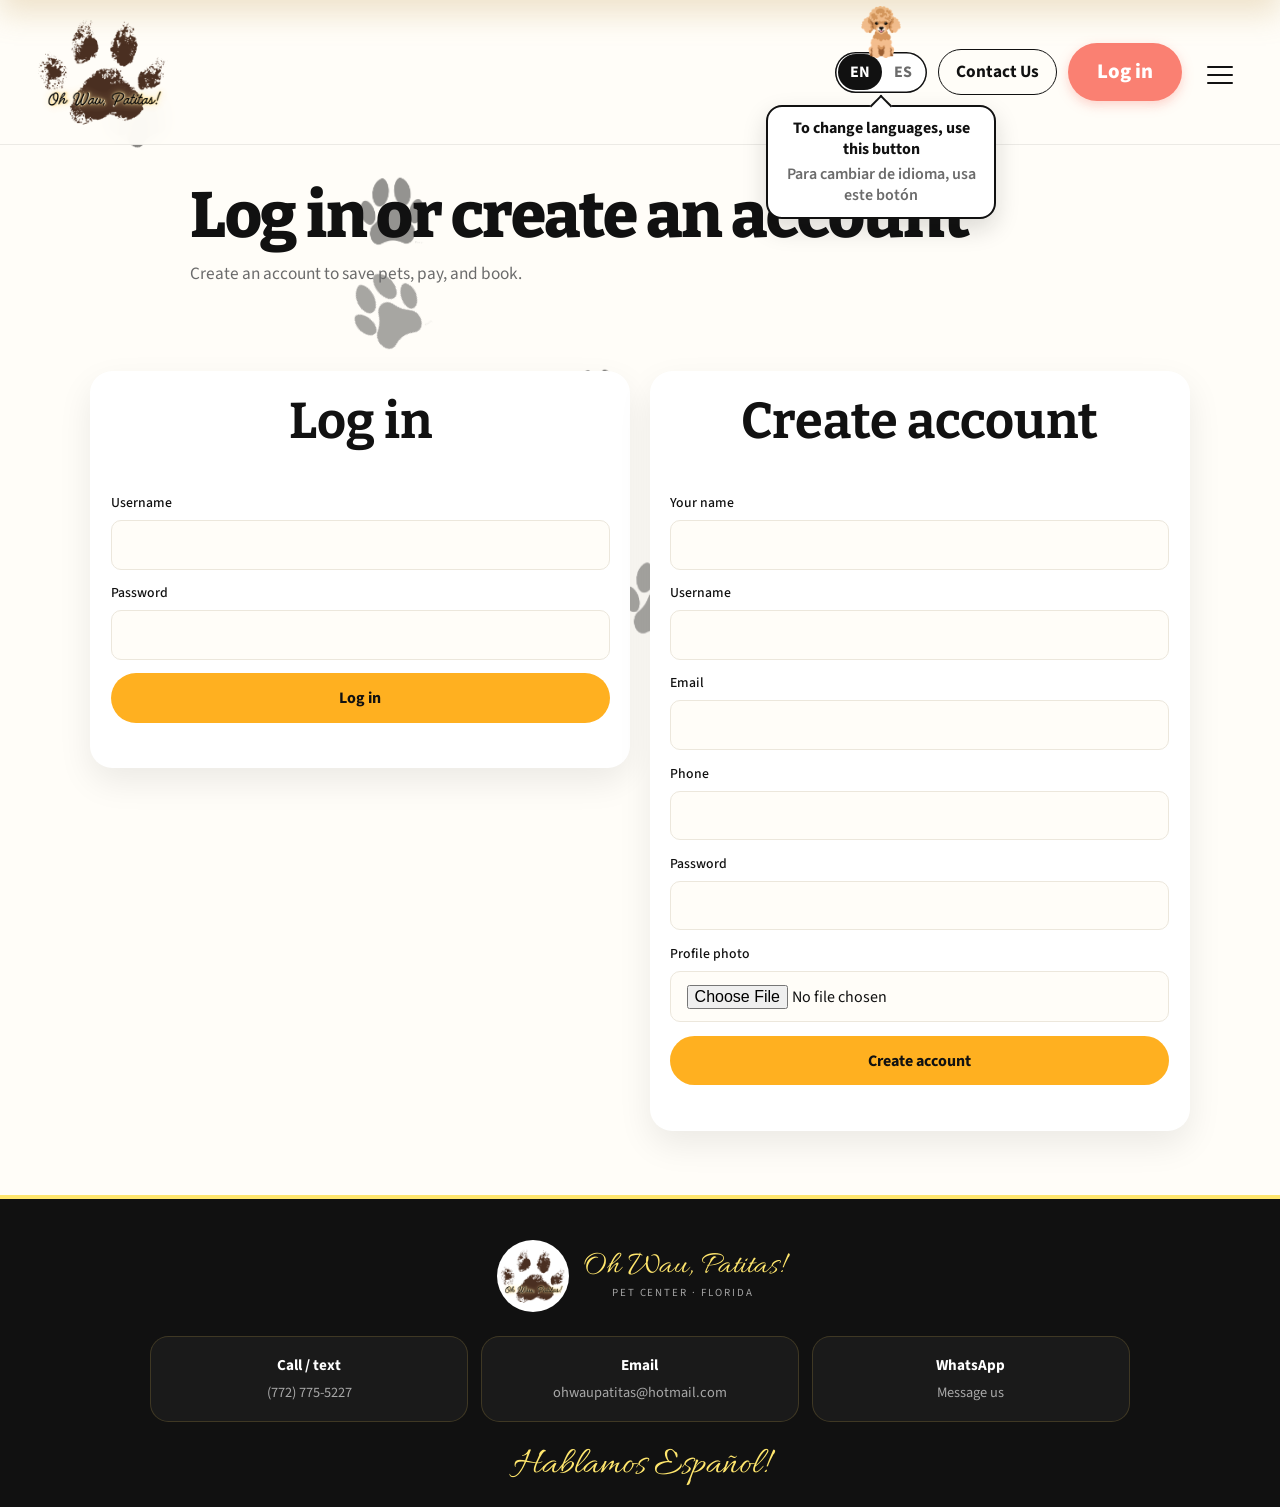
<file: account.html>
<!DOCTYPE html>
<html lang="en">
  <head>
    <meta charset="UTF-8" />
    <meta name="viewport" content="width=device-width, initial-scale=1" />
    <title>Log in · Oh Wau, Patitas!</title>
    <link rel="preconnect" href="https://fonts.googleapis.com" />
    <link rel="preconnect" href="https://fonts.gstatic.com" crossorigin />
    <link
      href="https://fonts.googleapis.com/css2?family=Allura&family=Bitter:wght@700;800&family=Source+Sans+3:wght@400;600;700&display=swap"
      rel="stylesheet"
    />
    <meta http-equiv="Cache-Control" content="no-cache, no-store, must-revalidate" />
    <link rel="stylesheet" href="css/styles.css" />
  </head>
  <body data-page="account" class="paw-boot">
    <header class="site-header"></header>
    <main>
      <section class="page-hero">
        <h1 data-i18n="loginHero">Log in or create an account</h1>
        <p data-i18n="needAccount">Create an account to save pets, pay, and book.</p>
      </section>
      <section class="section">
        <div class="wrap auth-grid">
          <form class="auth-card" data-login-form>
            <h2 data-i18n="logIn">Log in</h2>
            <label><span data-i18n="username">Username</span> <input name="id" required autocomplete="username" /></label>
            <label><span data-i18n="password">Password</span> <input name="password" type="password" required autocomplete="current-password" /></label>
            <button class="btn" type="submit" data-i18n="logIn">Log in</button>
            <p class="account-note" data-auth-note></p>
          </form>
          <form class="auth-card" data-register-form>
            <h2 data-i18n="createAccount">Create account</h2>
            <label><span data-i18n="displayName">Your name</span> <input name="name" required /></label>
            <label><span data-i18n="username">Username</span> <input name="username" required autocomplete="username" /></label>
            <label><span data-i18n="email">Email</span> <input name="email" type="email" required /></label>
            <label><span data-i18n="phone">Phone</span> <input name="phone" type="tel" /></label>
            <label><span data-i18n="password">Password</span> <input name="password" type="password" required minlength="6" autocomplete="new-password" /></label>
            <label><span data-i18n="profilePhoto">Profile photo</span> <input name="photo" type="file" accept="image/*" /></label>
            <button class="btn" type="submit" data-i18n="createAccount">Create account</button>
            <p class="account-note" data-auth-note></p>
          </form>
        </div>
      </section>
    </main>
    <footer id="contact" class="site-footer stacked">
      <div class="footer-inner">
        <a class="footer-brand" href="index.html">
          <img src="images/logo.png?v=paw4" alt="Oh Wau, Patitas!" />
          <span>
            <em>Oh Wau, Patitas!</em>
            <small>PET CENTER · FLORIDA</small>
          </span>
        </a>
        <div class="contact-tiles">
          <a href="sms:7727755227"><strong data-i18n="callText">Call / text</strong><span>(772) 775-5227</span></a>
          <a href="mailto:ohwaupatitas@hotmail.com"><strong data-i18n="emailUs">Email</strong><span>ohwaupatitas@hotmail.com</span></a>
          <a href="https://wa.me/17727755227"><strong data-i18n="whatsapp">WhatsApp</strong><span data-i18n="messageUs">Message us</span></a>
        </div>
        <p class="hablamos" data-i18n="hablamos">Hablamos Español!</p>
      </div>
    </footer>
    <script src="js/salon.js"></script>
  </body>
</html>
</file>
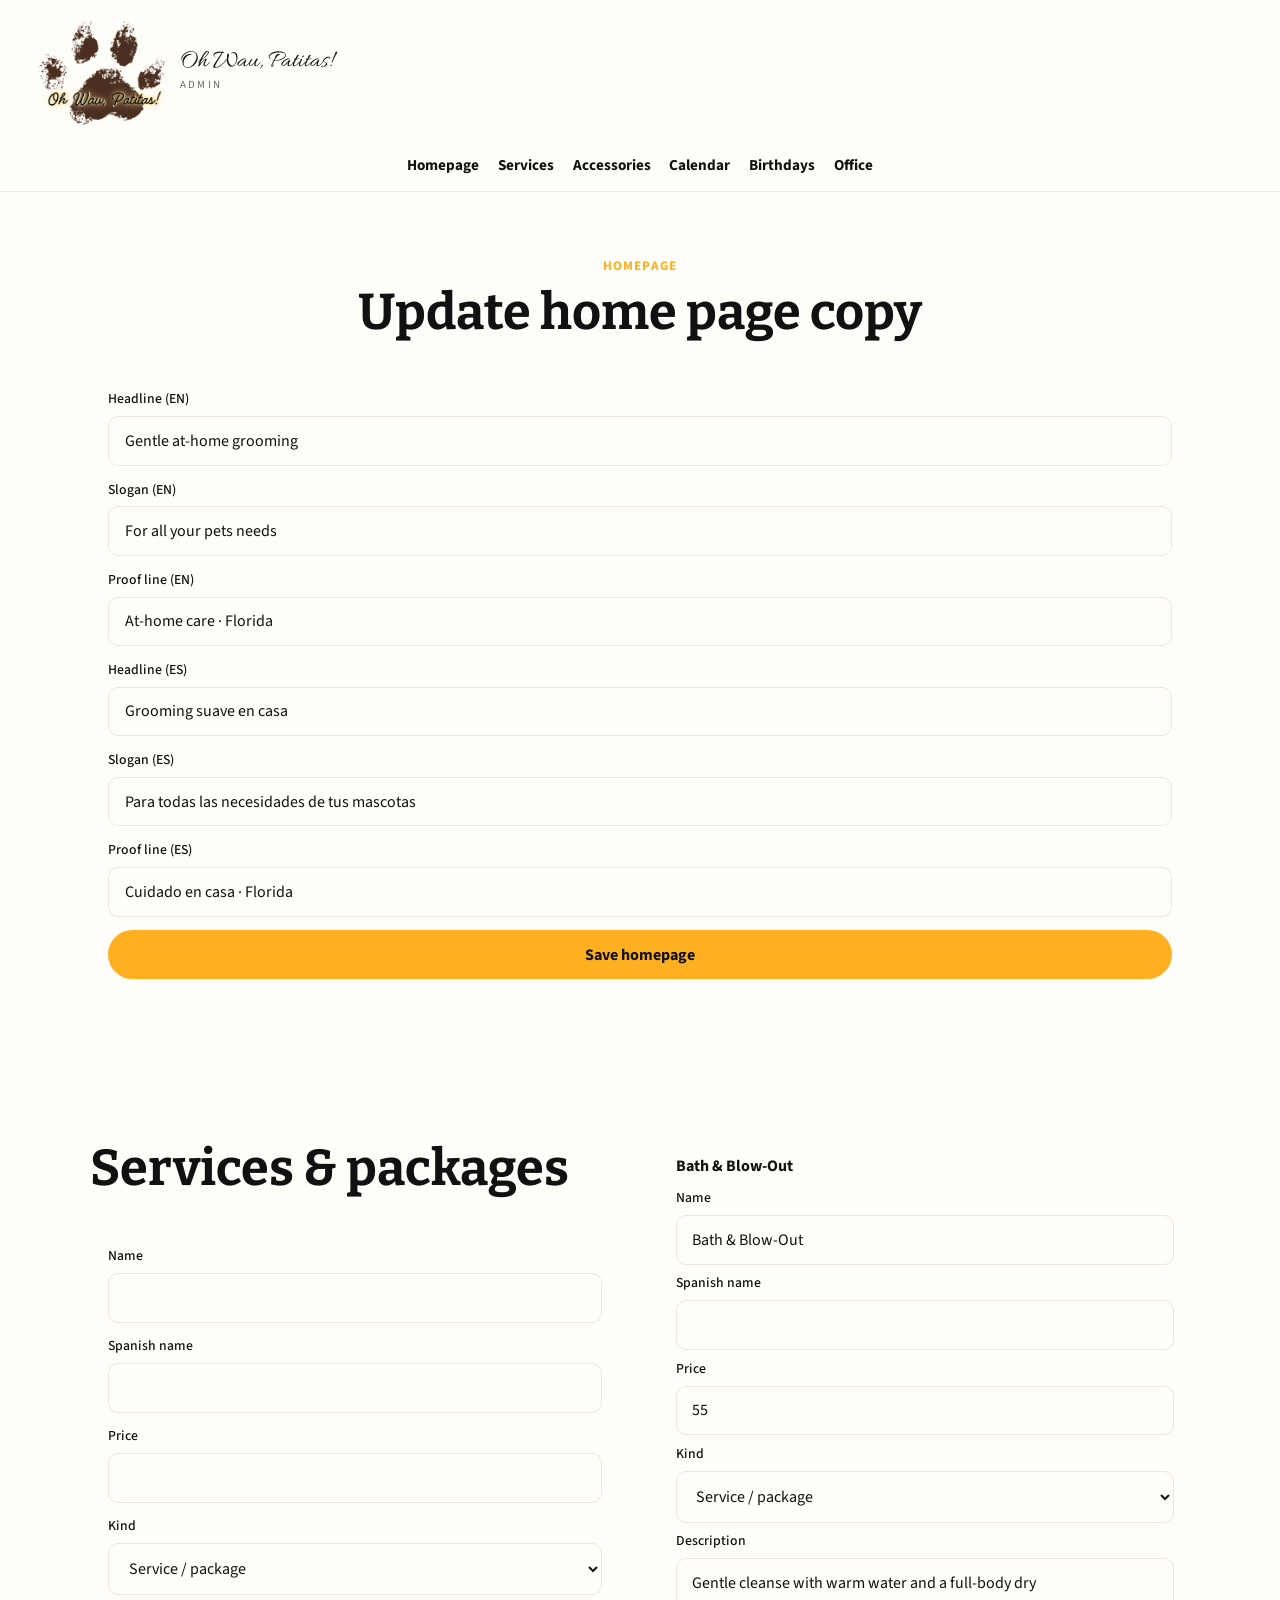
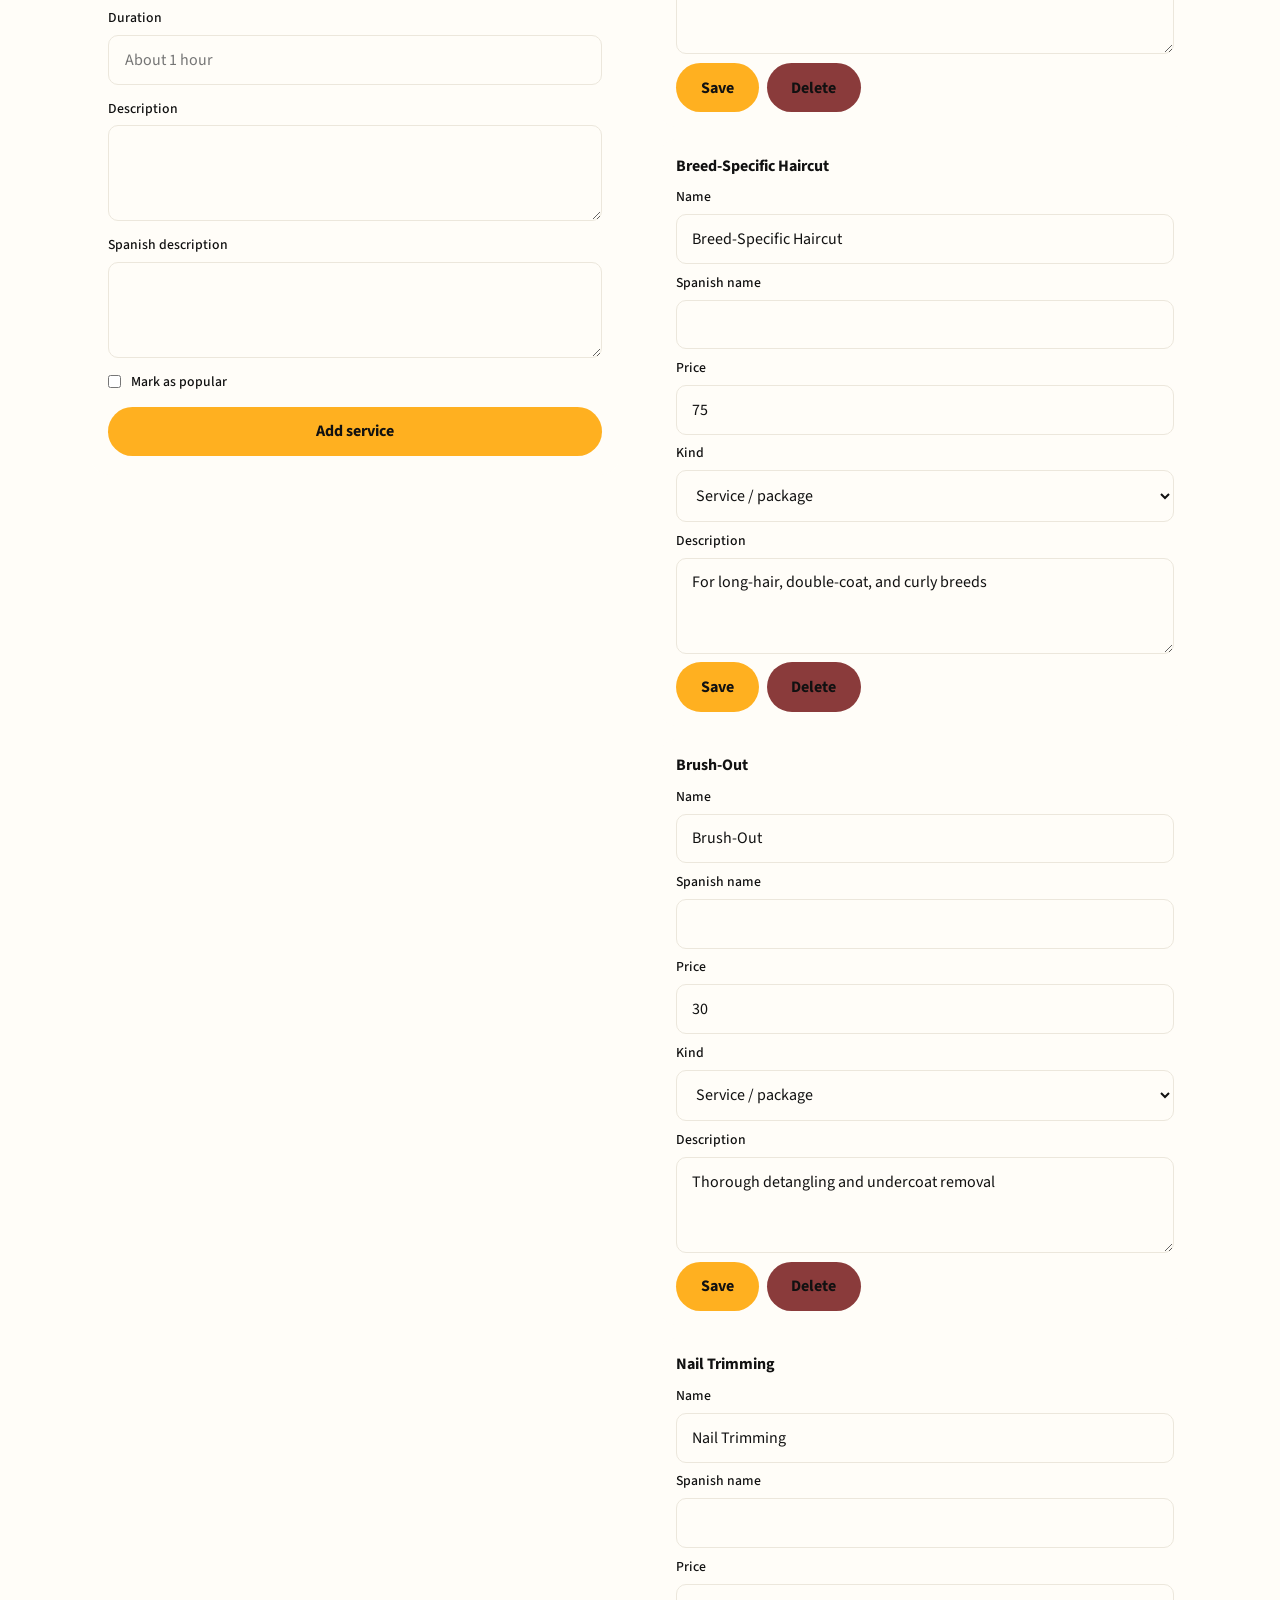
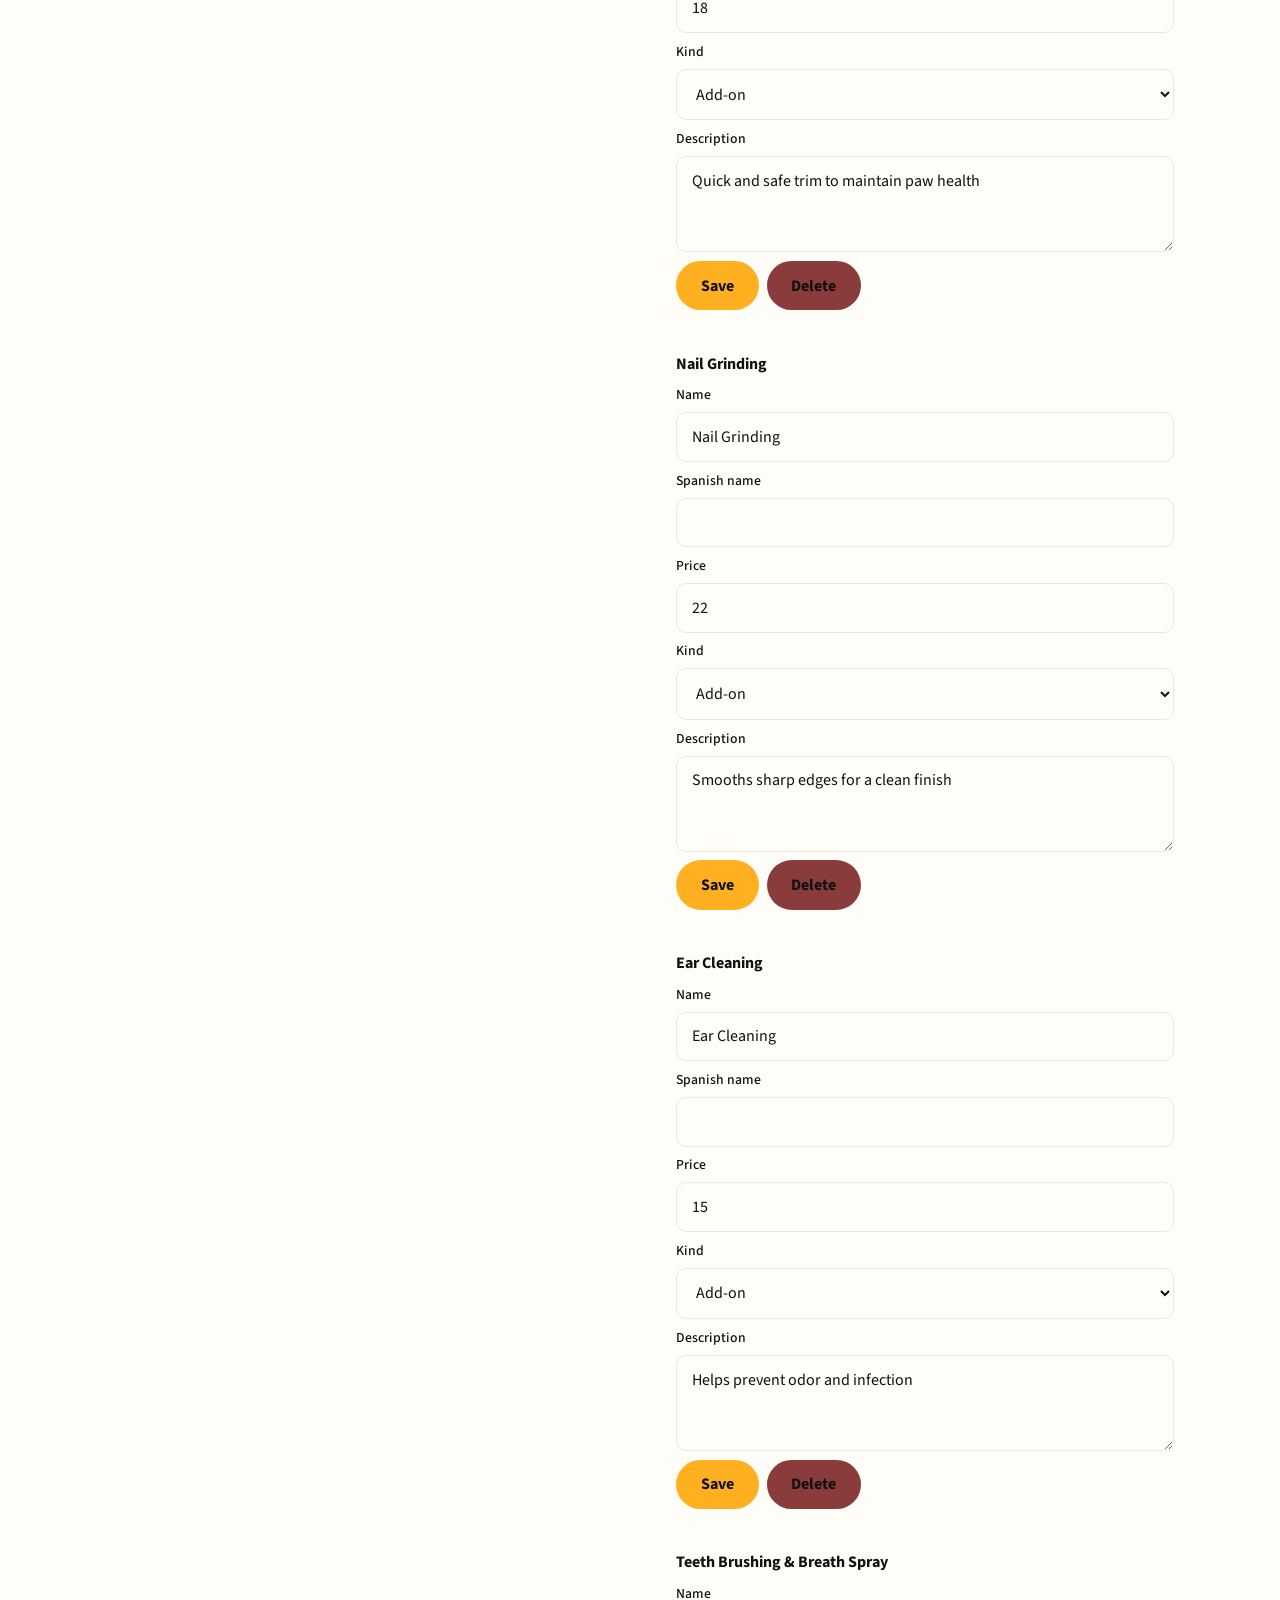
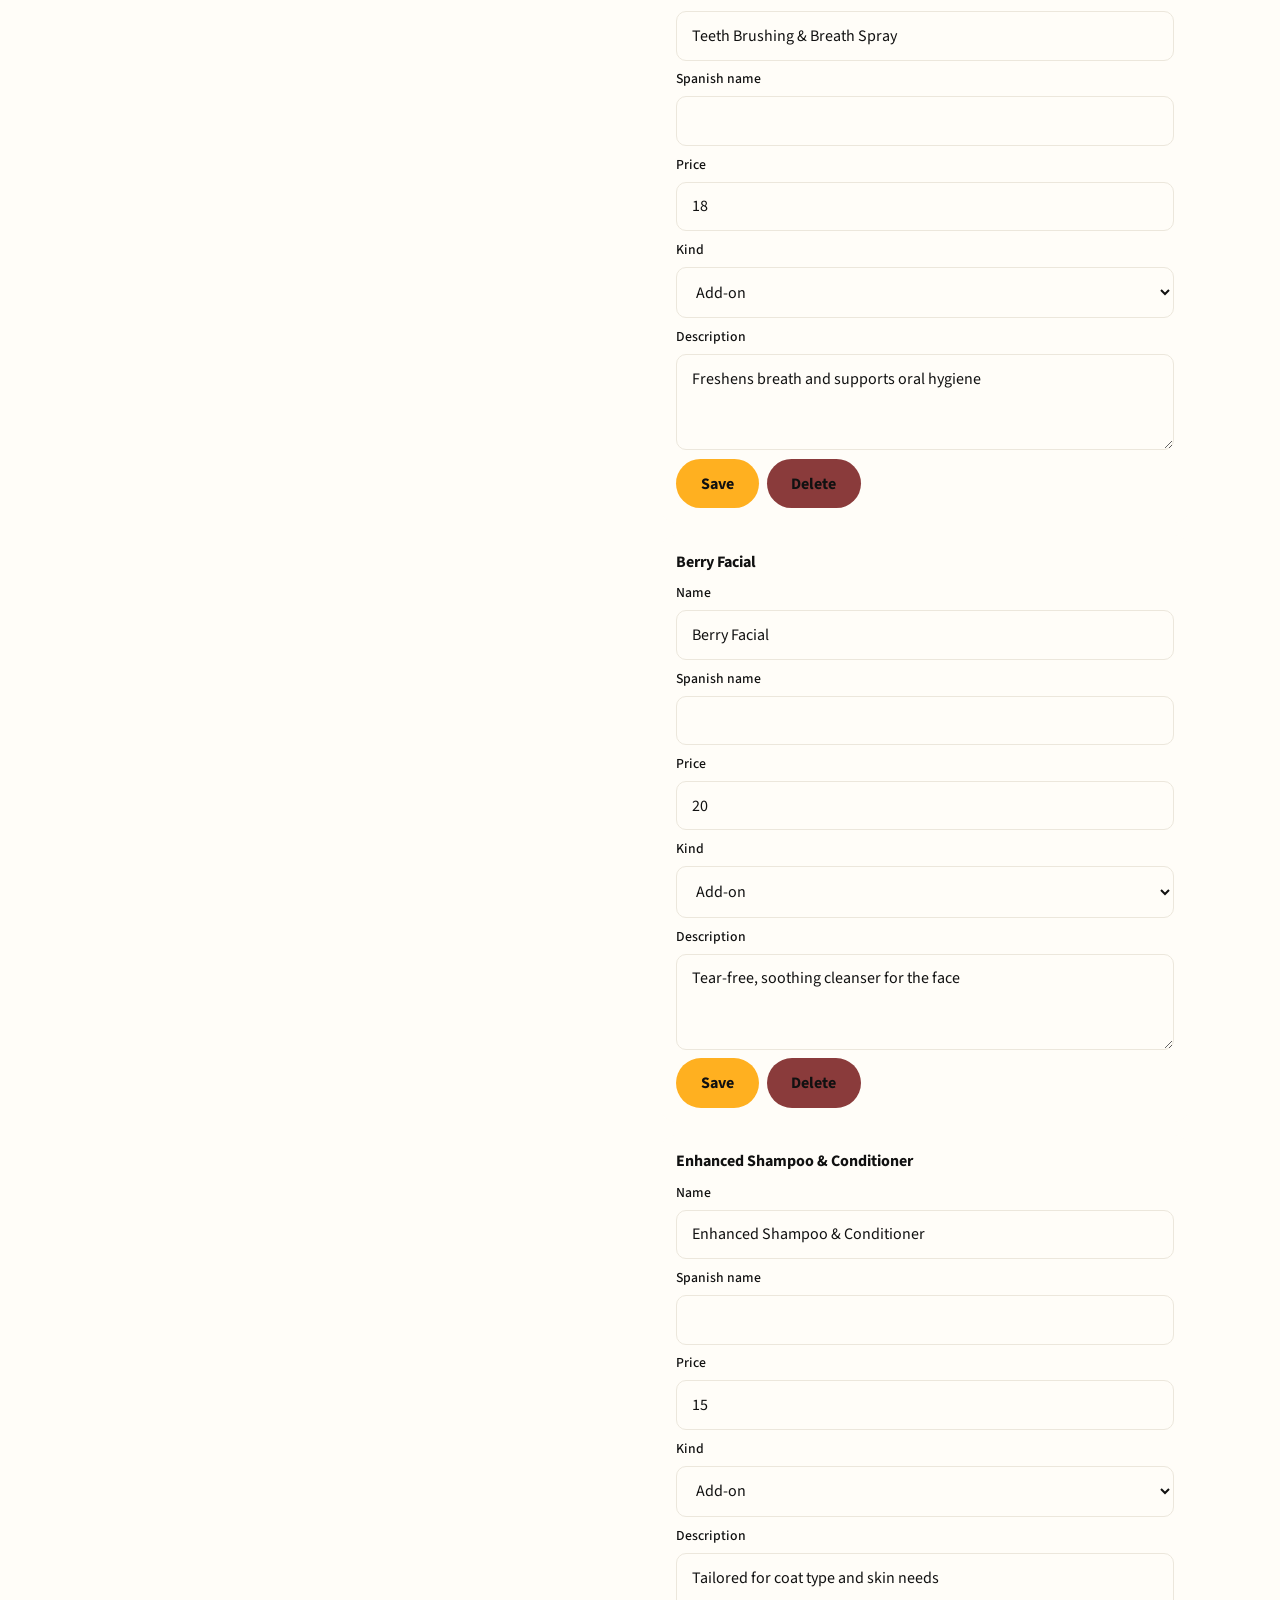
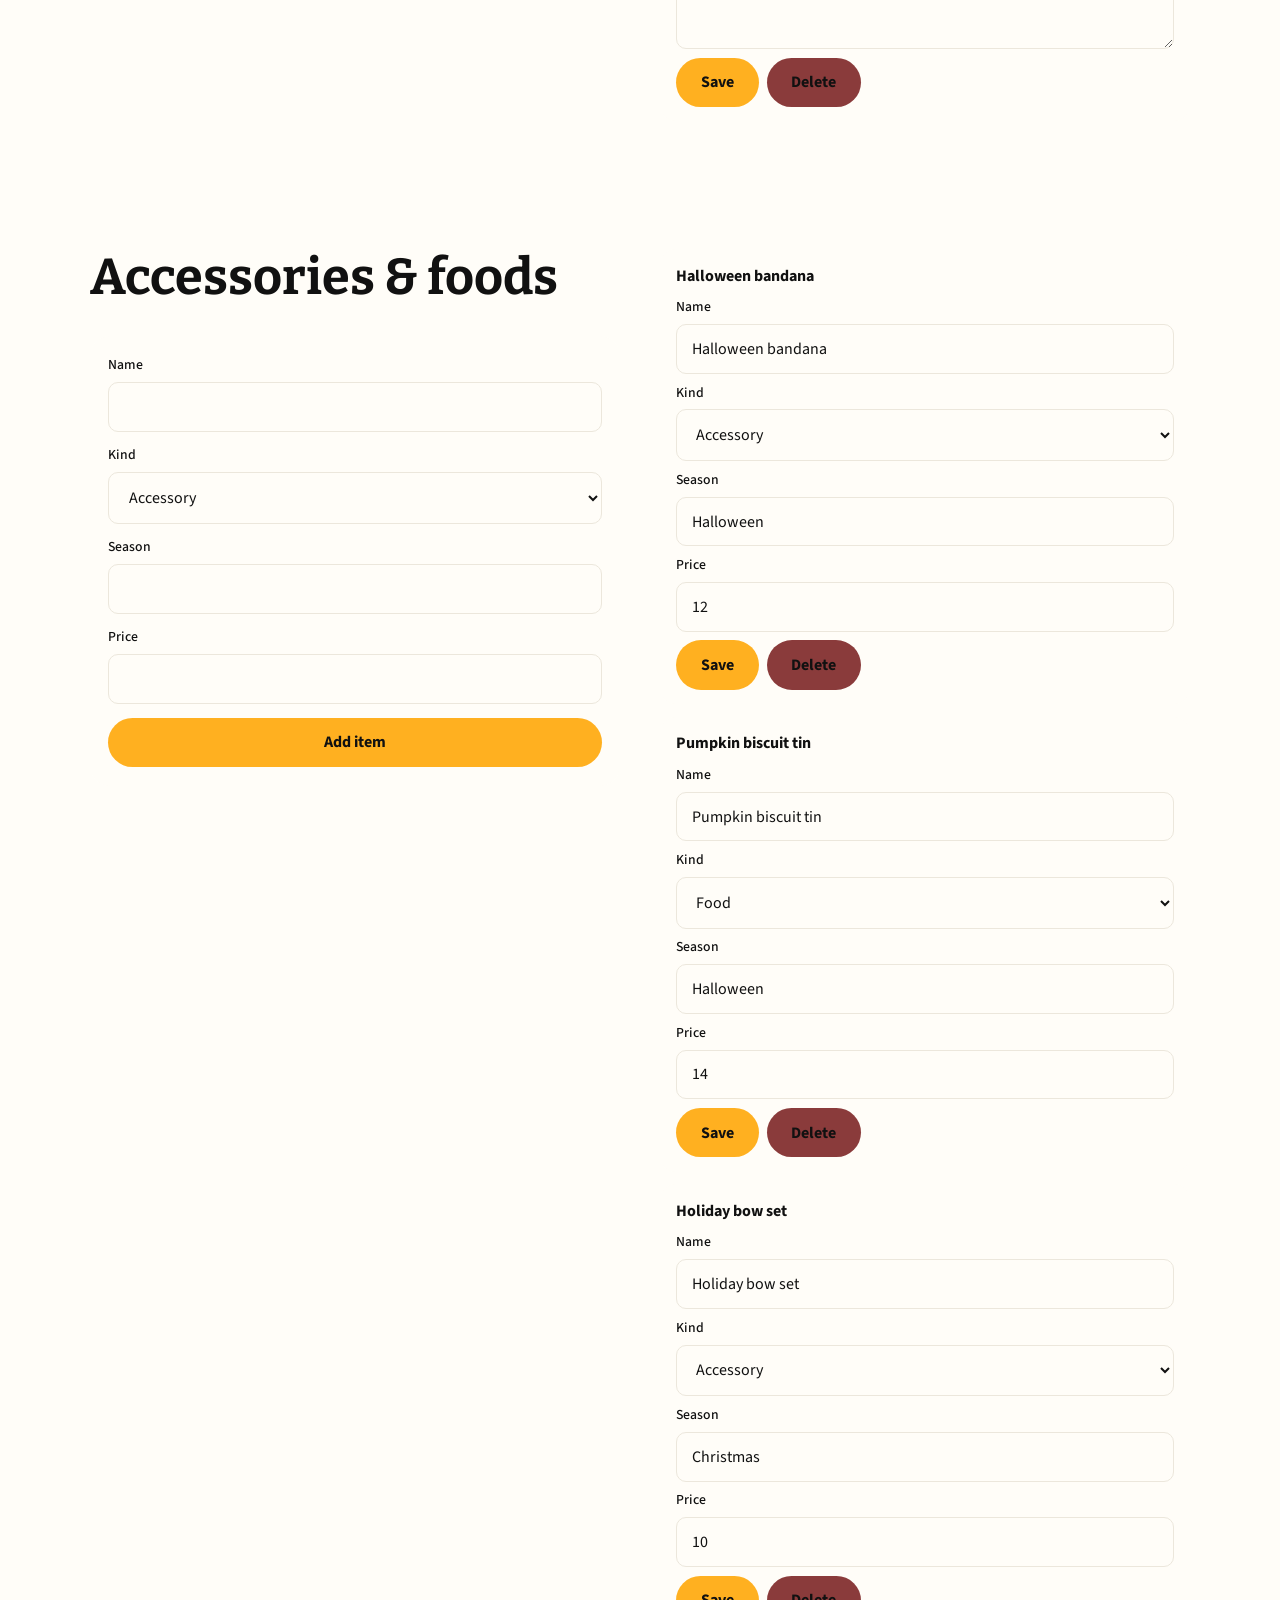
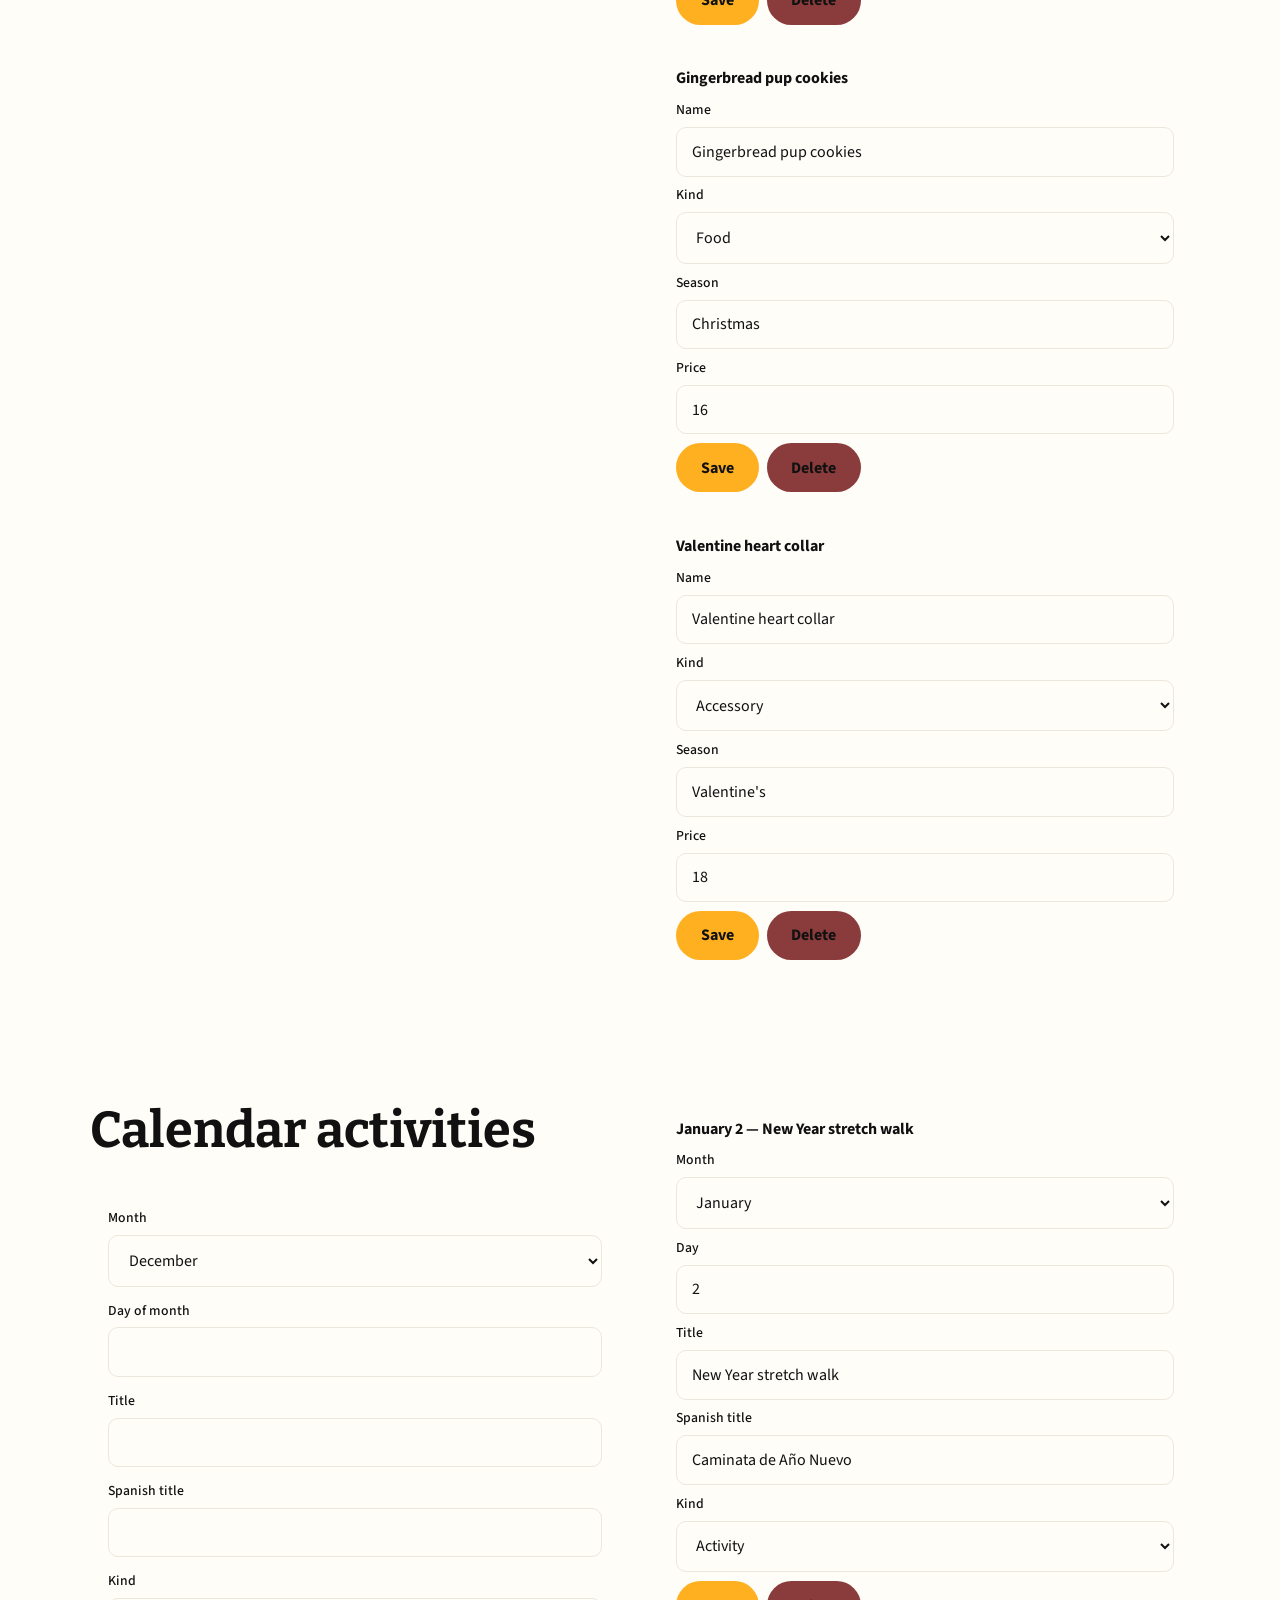
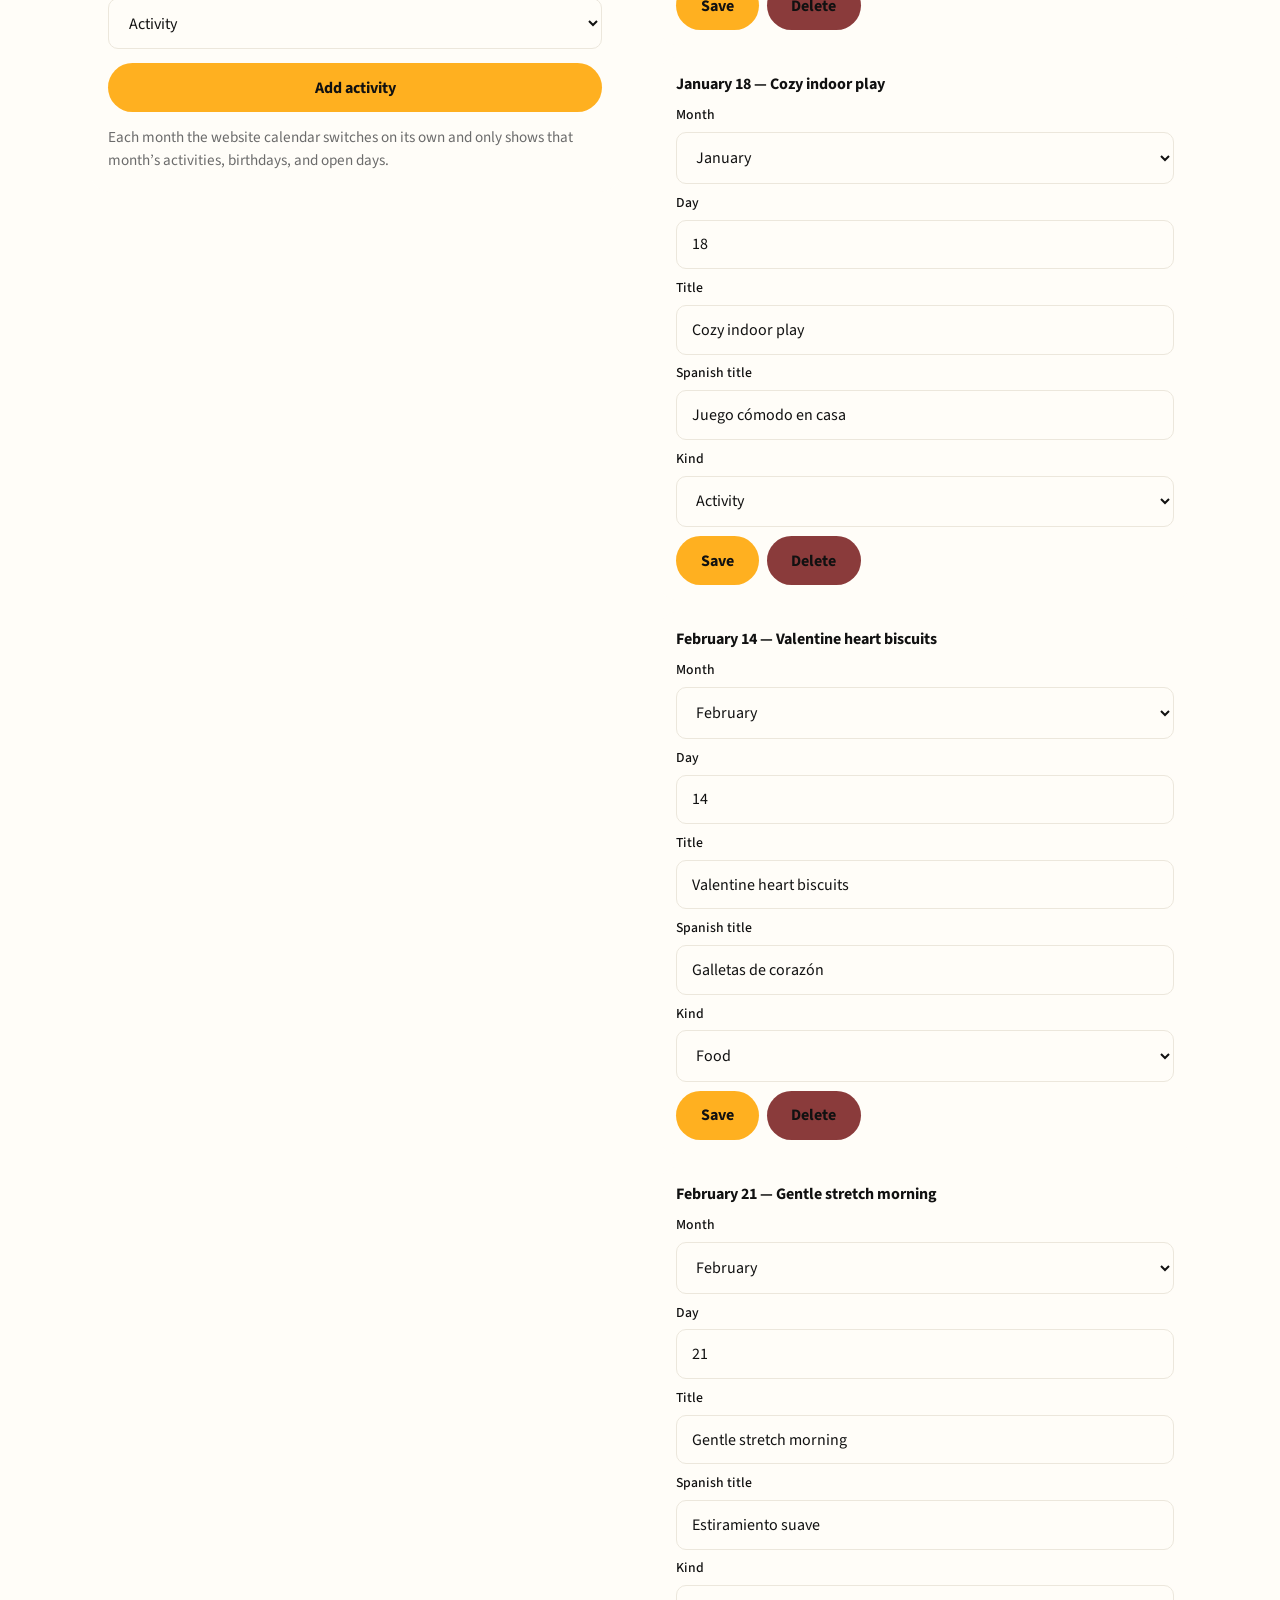
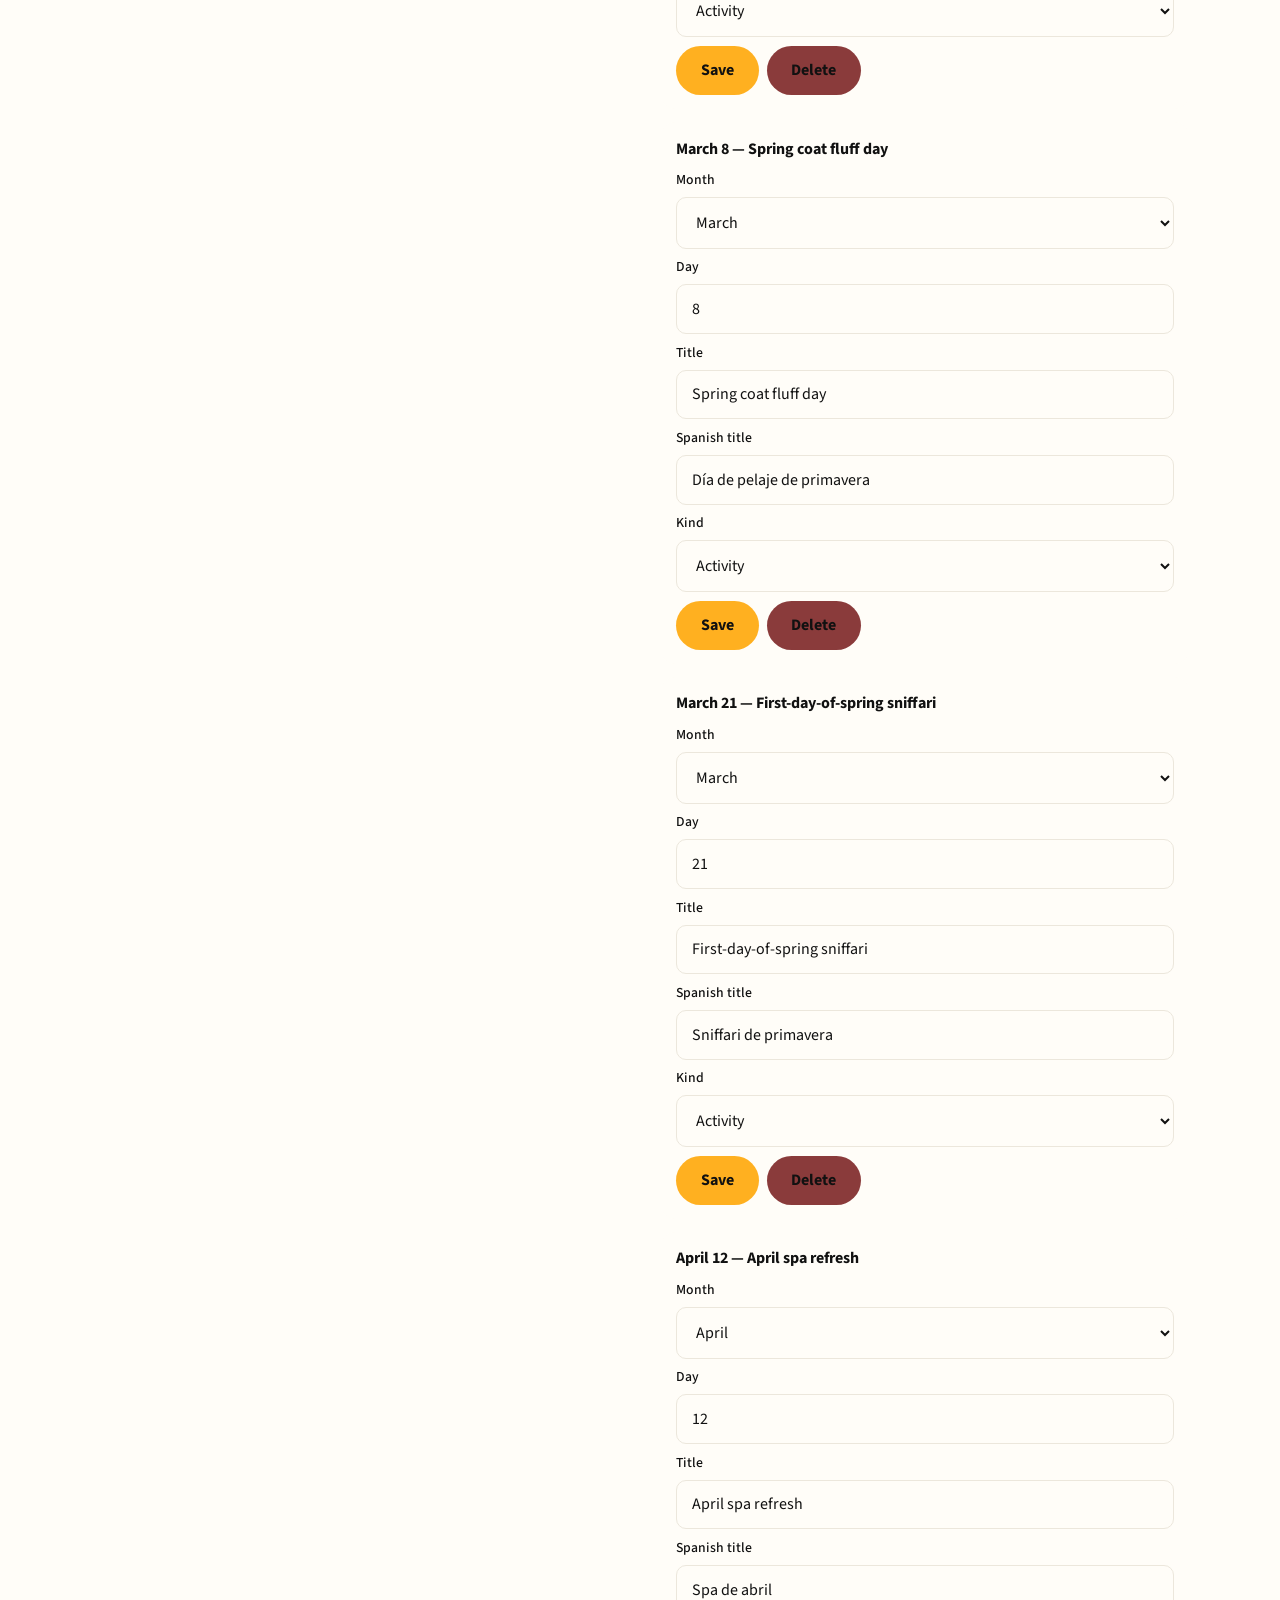
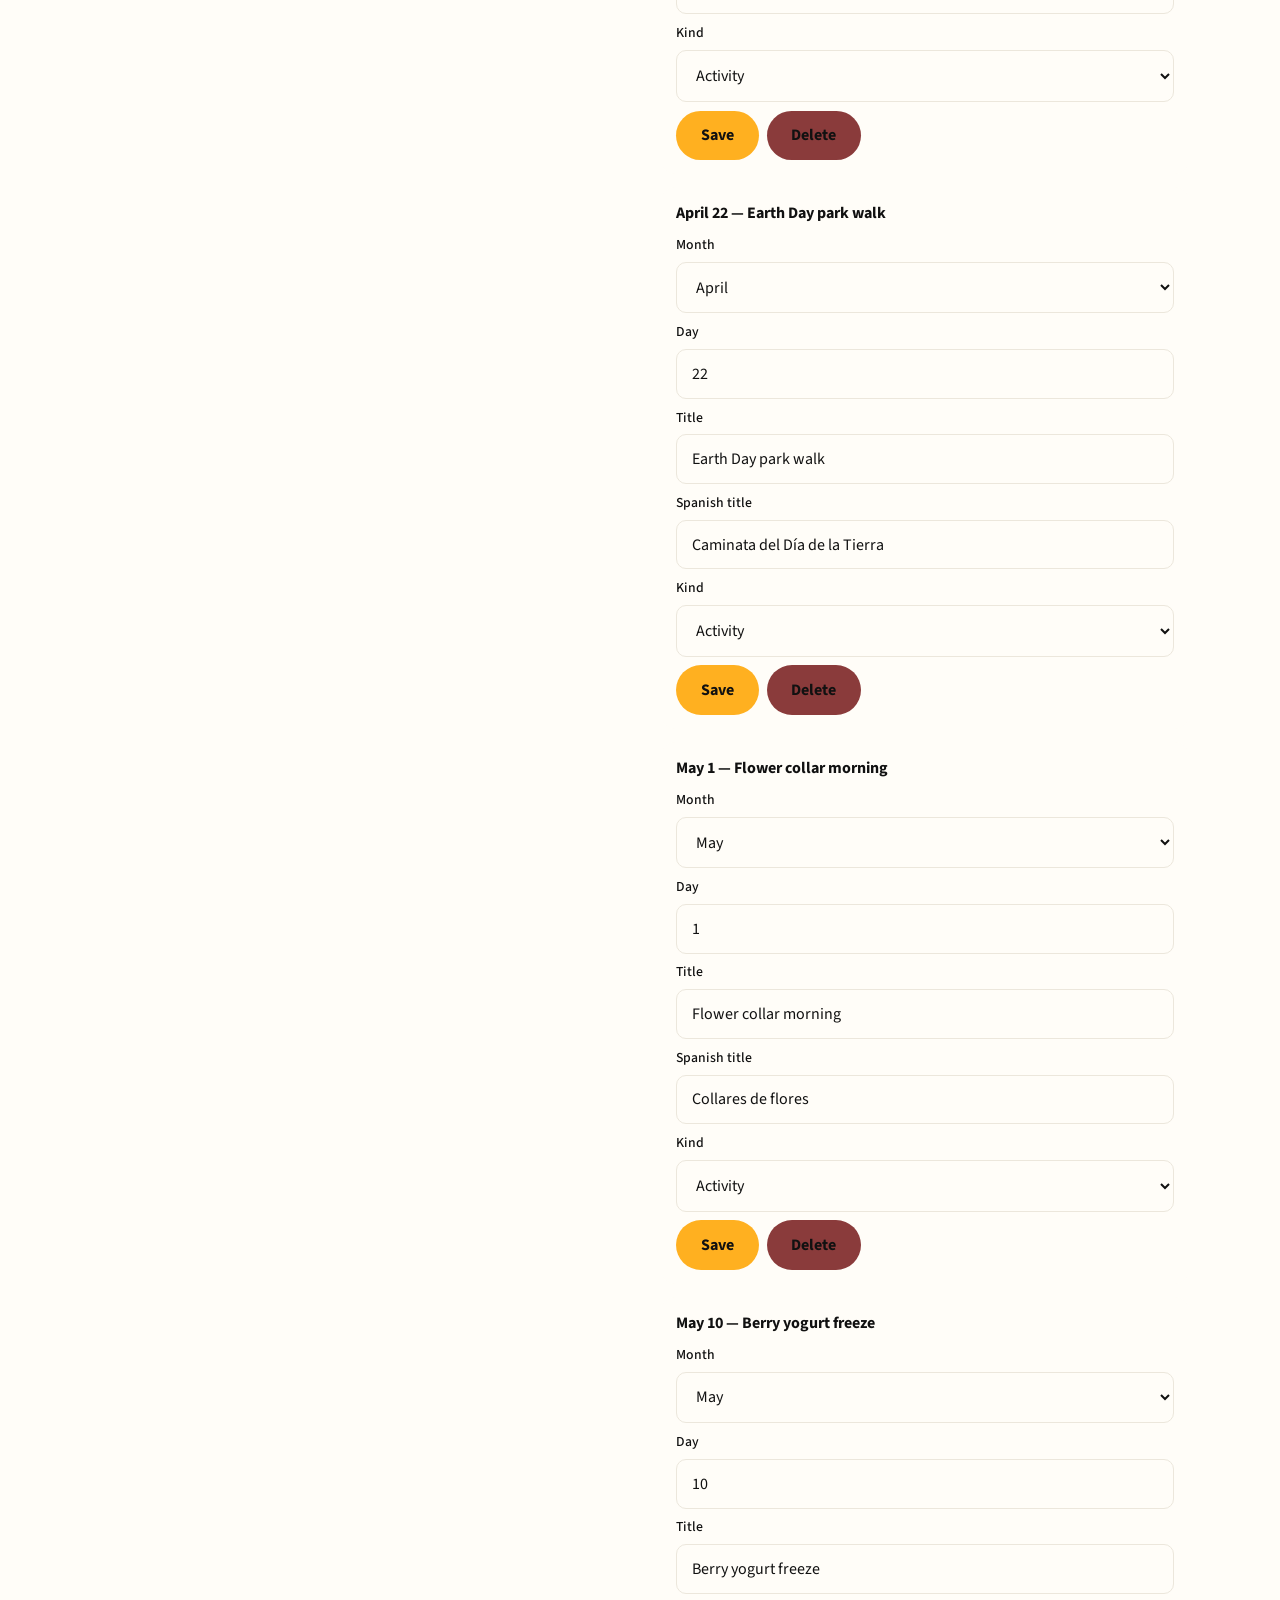
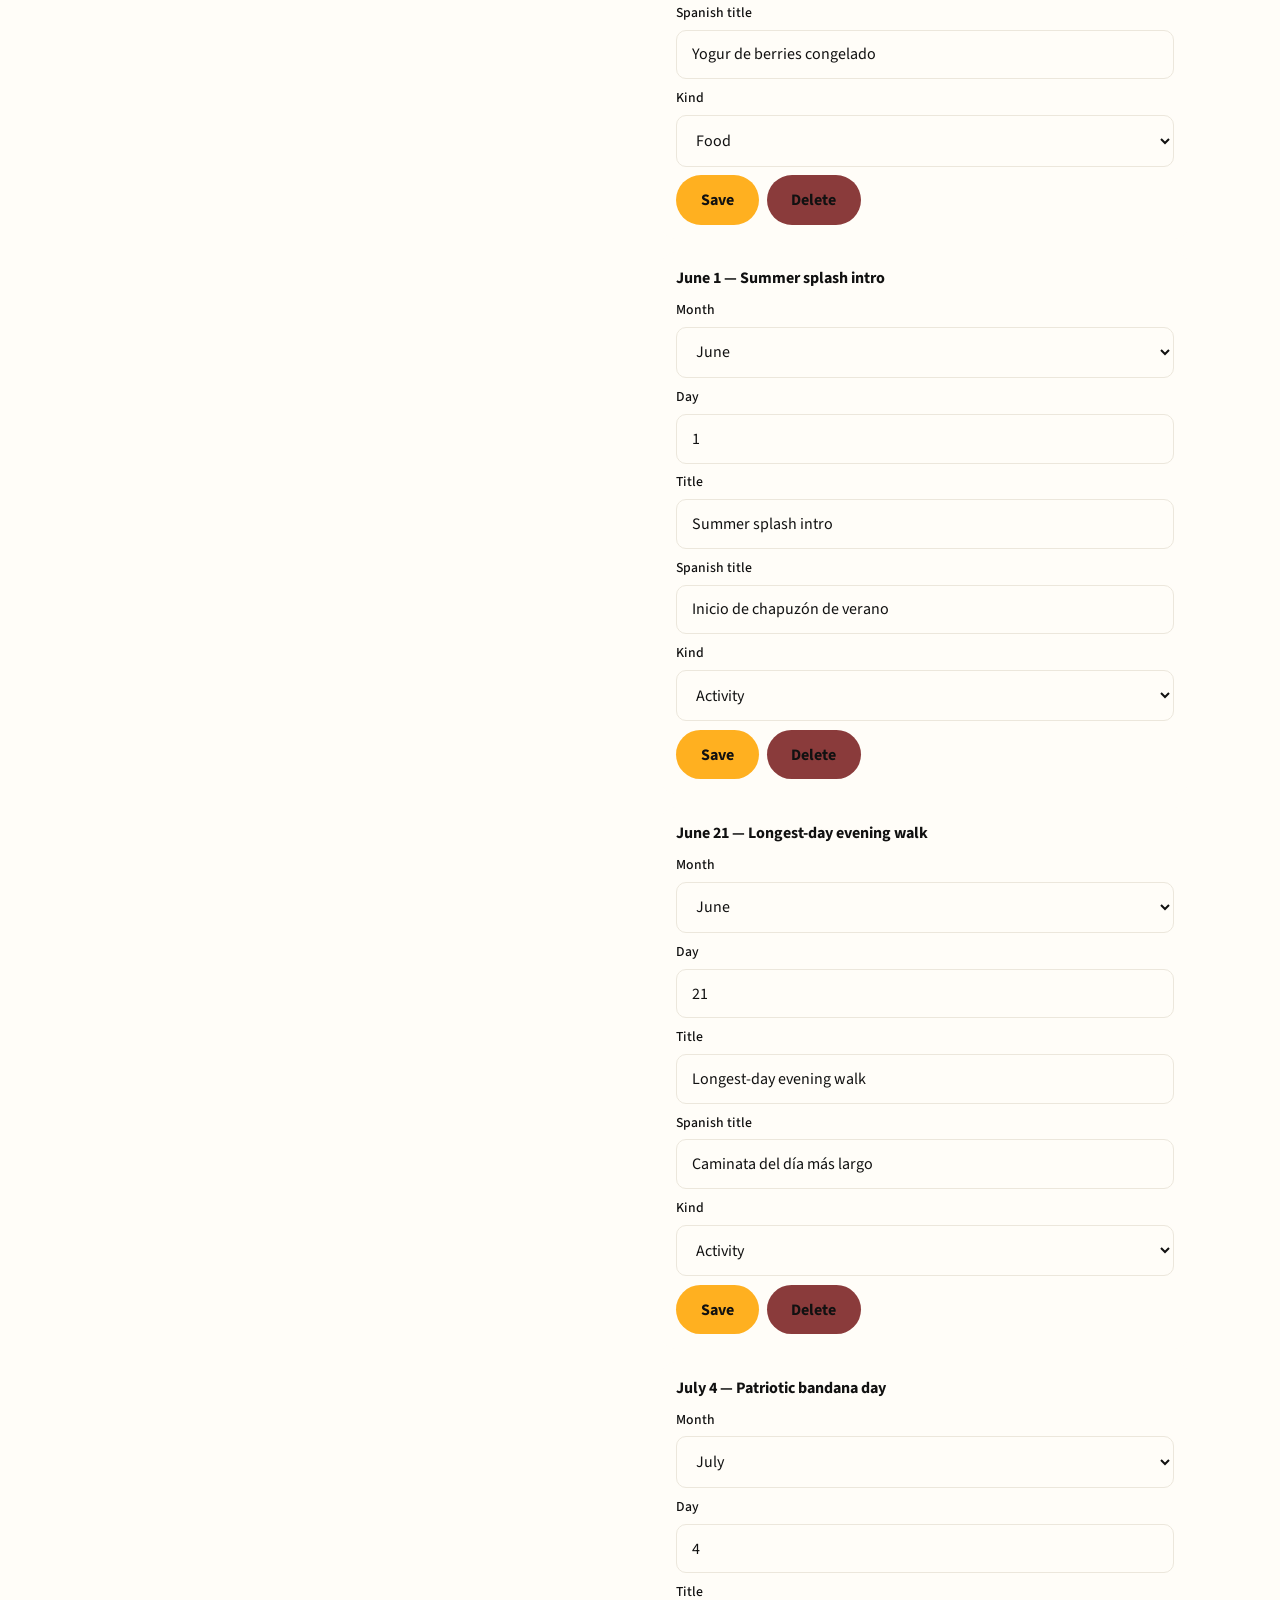
<file: admin.html>
<!DOCTYPE html>
<html lang="en">
  <head>
    <meta charset="UTF-8" />
    <meta name="viewport" content="width=device-width, initial-scale=1" />
    <title>Admin · Oh Wau, Patitas!</title>
    <link rel="preconnect" href="https://fonts.googleapis.com" />
    <link rel="preconnect" href="https://fonts.gstatic.com" crossorigin />
    <link
      href="https://fonts.googleapis.com/css2?family=Allura&family=Bitter:wght@700;800&family=Source+Sans+3:wght@400;600;700&display=swap"
      rel="stylesheet"
    />
    <meta http-equiv="Cache-Control" content="no-cache, no-store, must-revalidate" />
    <link rel="stylesheet" href="css/styles.css" />
  </head>
  <body data-page="admin">
    <header class="site-header">
      <a class="brand" href="index.html">
        <img src="images/logo.png?v=paw4" alt="" />
        <span>
          <em>Oh Wau, Patitas!</em>
          <small>ADMIN</small>
        </span>
      </a>
      <nav>
        <a href="#home-copy">Homepage</a>
        <a href="#services-admin">Services</a>
        <a href="#shop-admin">Accessories</a>
        <a href="#calendar-admin">Calendar</a>
        <a href="#birthdays-admin">Birthdays</a>
        <a href="office.html">Office</a>
      </nav>
    </header>

    <main>
      <section class="section" id="home-copy">
        <div class="wrap">
          <p class="kicker">Homepage</p>
          <h2>Update home page copy</h2>
          <form id="home-form" class="admin-card">
            <label>Headline (EN) <input name="heroTitleEn" /></label>
            <label>Slogan (EN) <input name="heroSloganEn" /></label>
            <label>Proof line (EN) <input name="heroProofEn" /></label>
            <label>Headline (ES) <input name="heroTitleEs" /></label>
            <label>Slogan (ES) <input name="heroSloganEs" /></label>
            <label>Proof line (ES) <input name="heroProofEs" /></label>
            <button class="btn" type="submit">Save homepage</button>
            <p class="empty" data-home-note></p>
          </form>
        </div>
      </section>

      <section class="section mist" id="services-admin">
        <div class="wrap book-grid">
          <div>
            <h2>Services &amp; packages</h2>
            <form id="service-form" class="admin-card">
              <label>Name <input name="name" required /></label>
              <label>Spanish name <input name="nameEs" /></label>
              <label>Price <input name="price" type="number" min="0" step="1" required /></label>
              <label>Kind
                <select name="kind">
                  <option value="service">Service / package</option>
                  <option value="addon">Add-on</option>
                </select>
              </label>
              <label>Duration <input name="duration" placeholder="About 1 hour" /></label>
              <label>Description <textarea name="blurb" required></textarea></label>
              <label>Spanish description <textarea name="blurbEs"></textarea></label>
              <label class="check"><input name="featured" type="checkbox" /> <span>Mark as popular</span></label>
              <button class="btn" type="submit">Add service</button>
            </form>
          </div>
          <div class="admin-list" data-admin-services></div>
        </div>
      </section>

      <section class="section" id="shop-admin">
        <div class="wrap book-grid">
          <div>
            <h2>Accessories &amp; foods</h2>
            <form id="shop-form" class="admin-card">
              <label>Name <input name="name" required /></label>
              <label>Kind
                <select name="kind">
                  <option value="accessory">Accessory</option>
                  <option value="food">Food</option>
                </select>
              </label>
              <label>Season <input name="season" required /></label>
              <label>Price <input name="price" type="number" min="0" step="1" required /></label>
              <button class="btn" type="submit">Add item</button>
            </form>
          </div>
          <div class="admin-list" data-admin-shop></div>
        </div>
      </section>

      <section class="section mist" id="calendar-admin">
        <div class="wrap book-grid">
          <div>
            <h2>Calendar activities</h2>
            <form id="activity-form" class="admin-card">
              <label>Month <select name="month" required></select></label>
              <label>Day of month <input name="day" type="number" min="1" max="31" required /></label>
              <label>Title <input name="title" required /></label>
              <label>Spanish title <input name="titleEs" /></label>
              <label>Kind
                <select name="kind">
                  <option value="activity">Activity</option>
                  <option value="food">Food</option>
                </select>
              </label>
              <button class="btn" type="submit">Add activity</button>
              <p class="empty">Each month the website calendar switches on its own and only shows that month’s activities, birthdays, and open days.</p>
            </form>
          </div>
          <div class="admin-list" data-admin-plan></div>
        </div>
      </section>

      <section class="section" id="birthdays-admin">
        <div class="wrap book-grid">
          <div>
            <h2>Birthday pups</h2>
            <form id="bday-admin-form" class="admin-card">
              <label>Dog’s name <input name="name" required /></label>
              <label>Owner <input name="owner" required /></label>
              <label>Birthday <input name="birthday" type="date" required /></label>
              <label>Phone <input name="phone" type="tel" /></label>
              <button class="btn" type="submit">Add birthday</button>
              <p class="empty">Pups added here show on the homepage in their birthday month.</p>
            </form>
          </div>
          <div class="admin-list" data-admin-dogs></div>
        </div>
      </section>

      <section class="section mist" id="birthday-submissions">
        <div class="wrap">
          <h2>Birthday submissions</h2>
          <p class="center-note">Approve a public request to publish it, or add one with the form above.</p>
          <div class="admin-list" data-admin-bdays></div>
        </div>
      </section>
    </main>

    <footer id="contact" class="site-footer">
      <p>Content tools — updates show on the website and in the app.</p>
      <a href="office.html">Office</a> · <a href="index.html">Website</a>
    </footer>

    <script src="js/salon.js"></script>
  </body>
</html>
</file>
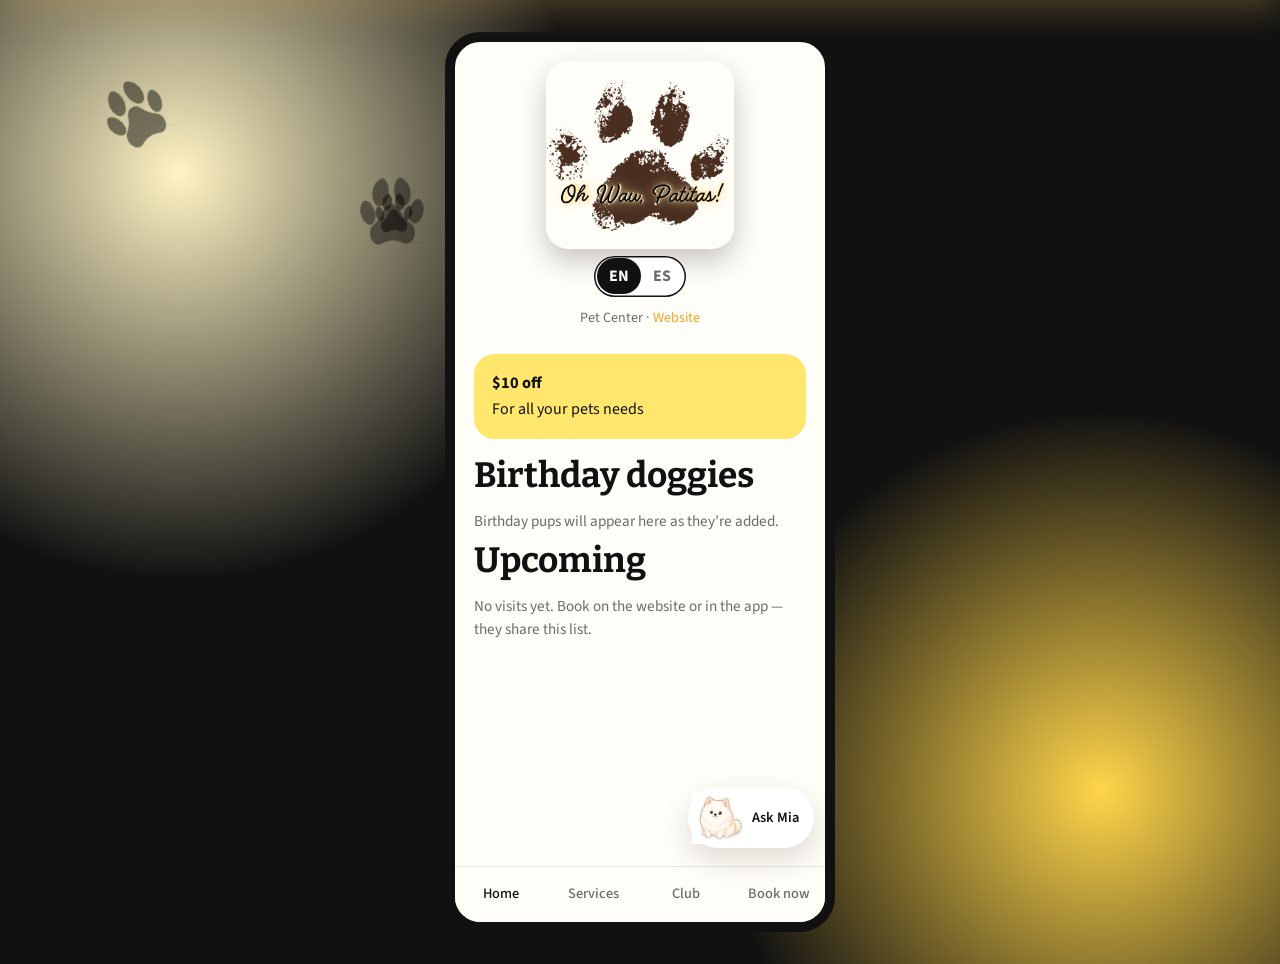
<file: app.html>
<!DOCTYPE html>
<html lang="en">
  <head>
    <meta charset="UTF-8" />
    <meta name="viewport" content="width=device-width, initial-scale=1" />
    <title>Oh Wau, Patitas!</title>
    <link rel="manifest" href="manifest.json" />
    <meta name="theme-color" content="#090503" />
    <link rel="preconnect" href="https://fonts.googleapis.com" />
    <link rel="preconnect" href="https://fonts.gstatic.com" crossorigin />
    <link
      href="https://fonts.googleapis.com/css2?family=Allura&family=Bitter:wght@700;800&family=Source+Sans+3:wght@400;600;700&display=swap"
      rel="stylesheet"
    />
    <meta http-equiv="Cache-Control" content="no-cache, no-store, must-revalidate" />
    <link rel="stylesheet" href="css/styles.css" />
  </head>
  <body data-page="app" class="app paw-boot">
    <div class="app-shell">
      <header class="app-top">
        <img class="app-logo" src="images/logo.png?v=paw4" alt="Oh Wau, Patitas!" />
        <div class="lang-tabs" role="group" aria-label="Language">
          <button type="button" data-lang="en" aria-pressed="true">EN</button>
          <button type="button" data-lang="es" aria-pressed="false">ES</button>
        </div>
        <p>Pet Center · <a href="index.html">Website</a></p>
      </header>

      <div class="app-screens">
        <section data-screen="home" class="active">
          <div class="app-hero">
            <strong data-i18n="statOff">$10 off</strong>
            <p data-i18n="heroSlogan">For all your pets needs</p>
          </div>
          <h2 data-i18n="bdayTitle">Birthday doggies</h2>
          <div data-birthdays></div>
          <h2 data-i18n="upcoming">Upcoming</h2>
          <div class="booking-list" data-bookings></div>
        </section>

        <section data-screen="services">
          <h2 data-i18n="navServices">Services</h2>
          <div data-service-tabs></div>
        </section>

        <section data-screen="club">
          <h2 data-i18n="clubTitle">Rewards club</h2>
          <form id="signup-form">
            <label><span data-i18n="yourName">Your name</span> <input name="name" required /></label>
            <label><span data-i18n="email">Email</span> <input name="email" type="email" required /></label>
            <label><span data-i18n="phone">Phone</span> <input name="phone" type="tel" required /></label>
            <button class="btn" type="submit" data-i18n="joinClub">Join the club</button>
            <p class="empty" data-signup-note></p>
          </form>
          <div data-member></div>
        </section>

        <section data-screen="book">
          <h2 data-i18n="bookTitle">Request a booking</h2>
          <p class="empty" data-i18n="bookModalHelp">Choose a service and add-ons, then send a request.</p>
          <a class="btn" href="grooming-estimator-and-request.html" data-i18n="bookNow">Book now</a>
        </section>
      </div>

      <nav class="tabs tabs-4">
        <button type="button" data-tab="home" class="active" data-i18n="navHome">Home</button>
        <button type="button" data-tab="services" data-i18n="navServices">Services</button>
        <button type="button" data-tab="club">Club</button>
        <button type="button" data-tab="book" data-i18n="bookNow">Book now</button>
      </nav>

      <aside class="mia-assist" data-mia-assist>
        <div class="mia-panel" hidden data-mia-panel>
          <header class="mia-head">
            <img class="mia-mascot" src="images/mia-open.png" data-mia-wink alt="" />
            <div>
              <strong data-i18n="miaName">Mia</strong>
              <span data-i18n="miaRole">Your helper</span>
            </div>
            <button type="button" class="mia-x" data-mia-close aria-label="Close">×</button>
          </header>
          <div class="mia-chips">
            <button type="button" data-mia-chip="fees" data-i18n="miaChipFees">Fees</button>
            <button type="button" data-mia-chip="calendar" data-i18n="miaChipCal">Calendar</button>
            <button type="button" data-mia-chip="services" data-i18n="miaChipServices">Services</button>
            <button type="button" data-mia-chip="book" data-i18n="miaChipBook">Book</button>
          </div>
          <div class="mia-log" data-mia-log></div>
          <form class="mia-form" data-mia-form>
            <input name="q" data-mia-input data-i18n-placeholder="miaInput" placeholder="Ask about fees, calendar, or booking" autocomplete="off" />
            <button class="btn" type="submit" data-i18n="miaSend">Send</button>
          </form>
        </div>
        <button class="mia-fab" type="button" data-mia-toggle>
          <img class="mia-mascot" src="images/mia-open.png" data-mia-wink alt="" />
          <span data-i18n="miaAsk">Ask Mia</span>
        </button>
      </aside>
    </div>

    <script src="js/salon.js"></script>
  </body>
</html>
</file>
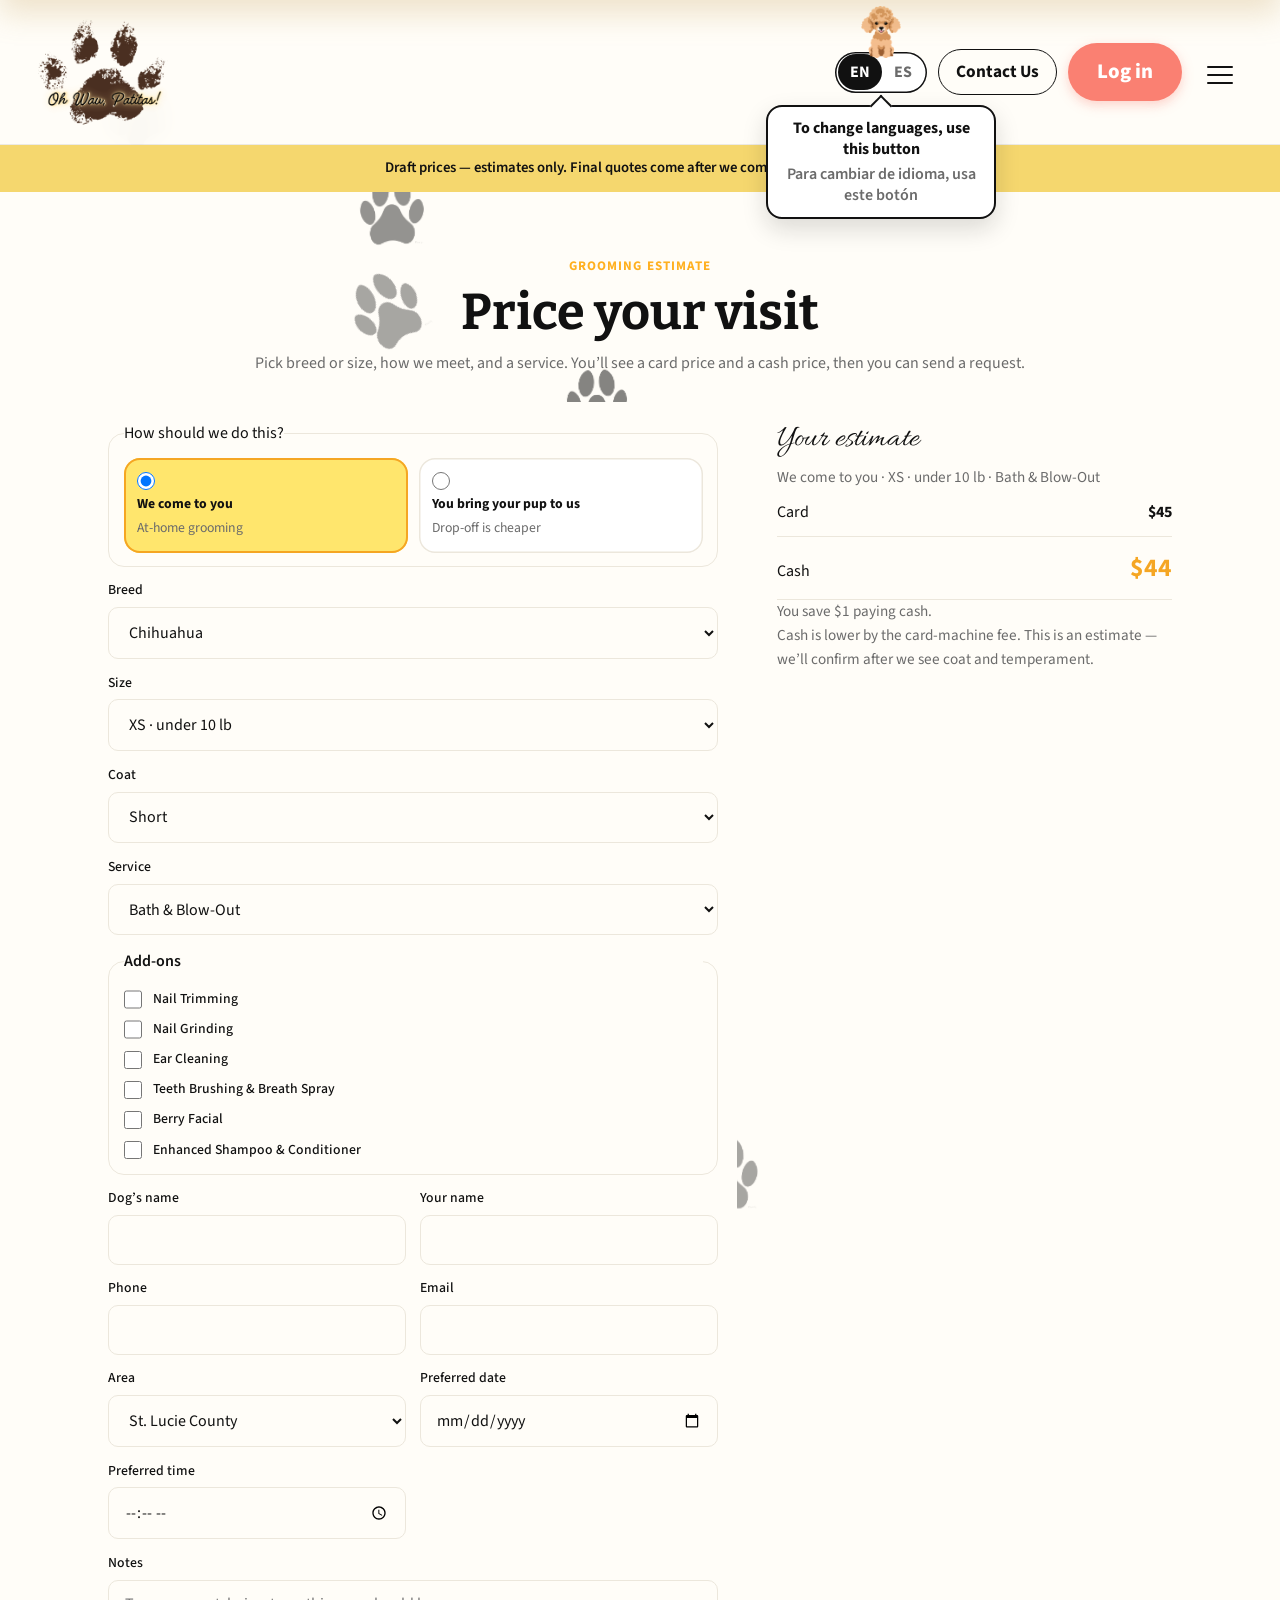
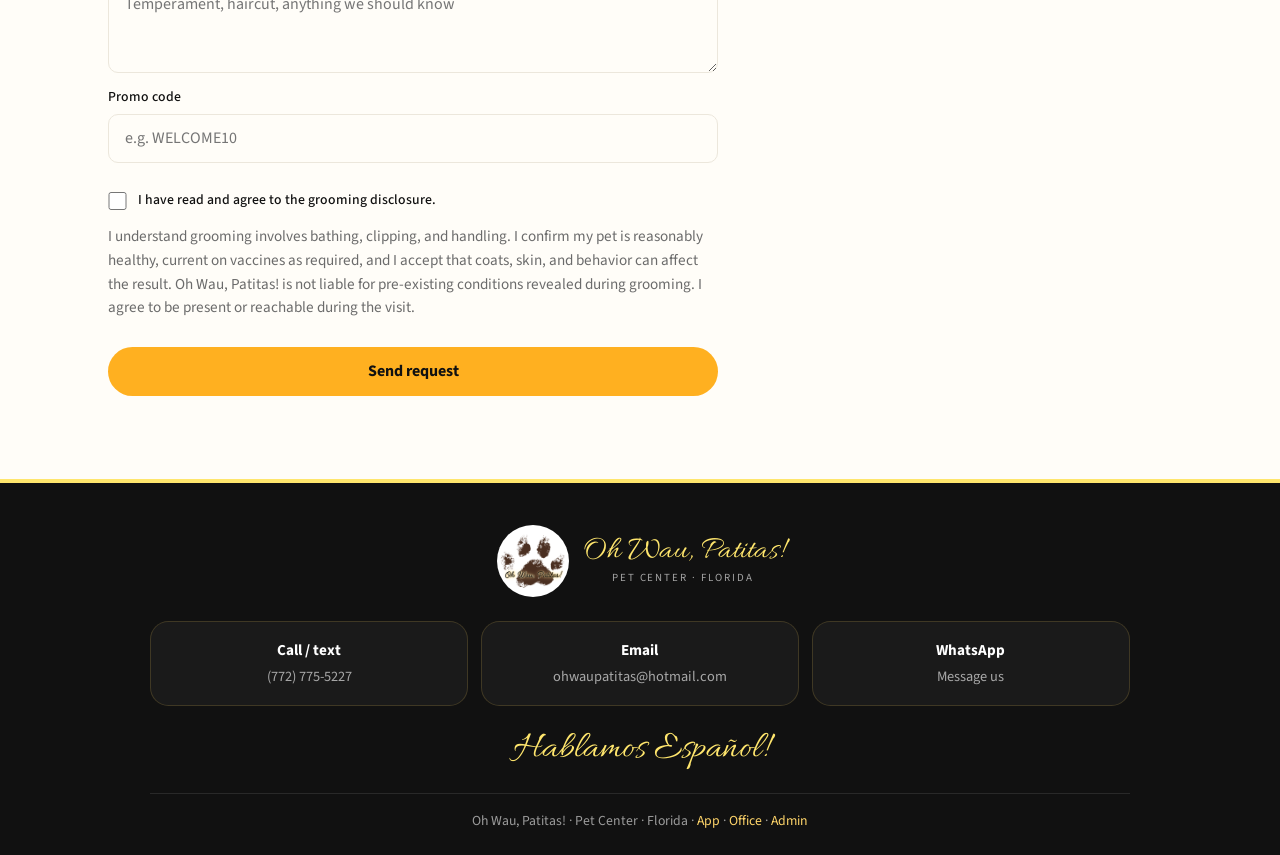
<file: grooming-estimator-and-request.html>
<!DOCTYPE html>
<!-- EDIT THIS: paste the Apps Script web app URL into REQUEST_URL at the top of js/estimate.js. Leave DRAFT = true until real quotes are ready. -->
<html lang="en">
  <head>
    <meta charset="UTF-8" />
    <meta name="viewport" content="width=device-width, initial-scale=1" />
    <title>Estimate &amp; request · Oh Wau, Patitas!</title>
    <link rel="preconnect" href="https://fonts.googleapis.com" />
    <link rel="preconnect" href="https://fonts.gstatic.com" crossorigin />
    <link
      href="https://fonts.googleapis.com/css2?family=Allura&family=Bitter:wght@700;800&family=Source+Sans+3:wght@400;600;700&display=swap"
      rel="stylesheet"
    />
    <meta http-equiv="Cache-Control" content="no-cache, no-store, must-revalidate" />
    <link rel="stylesheet" href="css/styles.css" />
  </head>
  <body data-page="estimate" class="paw-boot">
    <header class="site-header">
      <button class="nav-toggle" type="button" aria-label="Menu" aria-expanded="false" data-nav-toggle>
        <span></span><span></span><span></span>
      </button>
      <a class="brand logo-only" href="index.html">
        <img src="images/logo.png?v=paw4" alt="Oh Wau, Patitas!" />
        <span>
          <em>Oh Wau, Patitas!</em>
          <small>PET CENTER</small>
        </span>
      </a>
      <nav data-site-nav>
        <a href="index.html" data-i18n="navHome">Home</a>
        <a href="services.html" data-i18n="navServices">Services</a>
        <a href="about.html" data-i18n="navAbout">About Oh Wau</a>
        <a href="accessories.html" data-i18n="navShop">Accessories &amp; Treats</a>
        <a href="index.html#faq" data-i18n="navFaq">FAQ</a>
      </nav>
      <div class="header-actions">
        <div class="lang-tabs" role="group" aria-label="Language">
          <button type="button" data-lang="en" aria-pressed="true">EN</button>
          <button type="button" data-lang="es" aria-pressed="false">ES</button>
        </div>
        <a class="phone-pill" href="#contact" data-i18n="navContact">Contact Us</a>
        <a class="login-pill" href="account.html" data-account-link data-i18n="navLogin">Log in</a>
      </div>
    </header>

    <p class="draft-banner" data-draft-banner hidden data-est="draftBanner">
      Draft prices — estimates only. Final quotes come after we compare local groomers.
    </p>

    <main>
      <section class="section">
        <div class="wrap">
          <p class="kicker" data-est="kicker">Grooming estimate</p>
          <h2 data-est="title">Price your visit</h2>
          <p class="center-note" data-est="lead">
            Pick breed or size, how we meet, and a service. You’ll see a card price and a cash price, then you can send a request.
          </p>

          <div class="est-layout">
            <form id="estimate-form" class="est-form" novalidate>
              <fieldset>
                <legend data-est="visitLegend">How should we do this?</legend>
                <div class="est-choices">
                  <label class="est-choice">
                    <input type="radio" name="visitType" value="mobile" checked />
                    <strong data-est="comeTitle">We come to you</strong>
                    <span data-est="comeHelp">At-home grooming</span>
                  </label>
                  <label class="est-choice">
                    <input type="radio" name="visitType" value="dropoff" />
                    <strong data-est="dropTitle">You bring your pup to us</strong>
                    <span data-est="dropHelp">Drop-off is cheaper</span>
                  </label>
                </div>
                <p class="empty" data-drop-note></p>
              </fieldset>

              <label
                ><span data-est="breed">Breed</span>
                <select name="breed" id="est-breed" required>
                  <option value="chihuahua">Chihuahua</option>
                </select>
              </label>
              <label
                ><span data-est="size">Size</span>
                <select name="pupSize" id="est-size" required>
                  <option value="xs">XS · under 10 lb</option>
                </select>
              </label>
              <label
                ><span data-est="coat">Coat</span>
                <select name="coat">
                  <option value="short" data-est="coatShort">Short</option>
                  <option value="long" data-est="coatLong">Long / double / curly</option>
                </select>
              </label>
              <p class="empty" data-haircut-note hidden></p>

              <label
                ><span data-est="service">Service</span>
                <select name="service" required>
                  <option value="bath">Bath &amp; Blow-Out</option>
                  <option value="haircut">Breed-Specific Haircut</option>
                  <option value="brush">Brush-Out</option>
                </select>
              </label>
              <p class="est-live-bar" aria-live="polite">
                <span data-est-summary></span>
                <span>
                  <span data-est="cardLabel">Card</span> <strong data-card-price>$0</strong>
                  · <span data-est="cashLabel">Cash</span> <strong data-cash-price>$0</strong>
                </span>
              </p>

              <fieldset class="est-addons">
                <legend data-est="addons">Add-ons</legend>
                <label class="check"><input type="checkbox" name="addon" value="nails" /> <span data-est="addonNails">Nail Trimming</span></label>
                <label class="check"><input type="checkbox" name="addon" value="grind" /> <span data-est="addonGrind">Nail Grinding</span></label>
                <label class="check"><input type="checkbox" name="addon" value="ears" /> <span data-est="addonEars">Ear Cleaning</span></label>
                <label class="check"><input type="checkbox" name="addon" value="teeth" /> <span data-est="addonTeeth">Teeth Brushing &amp; Breath Spray</span></label>
                <label class="check"><input type="checkbox" name="addon" value="facial" /> <span data-est="addonFacial">Berry Facial</span></label>
                <label class="check"><input type="checkbox" name="addon" value="shampoo" /> <span data-est="addonShampoo">Enhanced Shampoo &amp; Conditioner</span></label>
              </fieldset>

              <div class="est-grid" id="request">
                <label><span data-est="dogName">Dog’s name</span> <input name="dogName" required /></label>
                <label><span data-est="owner">Your name</span> <input name="owner" required /></label>
                <label><span data-est="phone">Phone</span> <input name="phone" type="tel" required /></label>
                <label><span data-est="email">Email</span> <input name="email" type="email" /></label>
                <label
                  ><span data-est="area">Area</span>
                  <select name="regionId">
                    <option value="stlucie">St. Lucie County</option>
                    <option value="martin">Martin County</option>
                    <option value="indianriver">Indian River County</option>
                    <option value="other">Nearby</option>
                  </select>
                </label>
                <label><span data-est="date">Preferred date</span> <input name="date" type="date" /></label>
                <label><span data-est="time">Preferred time</span> <input name="time" type="time" /></label>
              </div>
              <label><span data-est="notes">Notes</span> <textarea name="notes" rows="3" data-est-placeholder="notesPh"></textarea></label>
              <label
                ><span data-est="promo">Promo code</span>
                <input name="promo" id="est-promo" autocomplete="off" autocapitalize="characters" data-est-placeholder="promoPh" />
              </label>
              <p class="empty" data-promo-note aria-live="polite"></p>
              <label class="check">
                <input name="disclosure" type="checkbox" required />
                <span data-est="disclosureAgree">I have read and agree to the grooming disclosure.</span>
              </label>
              <p class="empty" data-est="disclosureBody">
                I understand grooming involves bathing, clipping, and handling. I confirm my pet is reasonably healthy, current on vaccines as required, and I accept that coats, skin, and behavior can affect the result. Oh Wau, Patitas! is not liable for pre-existing conditions revealed during grooming. I agree to be present or reachable during the visit.
              </p>
              <p class="empty" data-est-error></p>
              <button class="btn" type="submit" data-est="send">Send request</button>
            </form>

            <aside class="est-quote" data-est-quote>
              <h3 data-est="quoteTitle">Your estimate</h3>
              <p class="empty" data-est-summary></p>
              <article class="est-price">
                <span data-est="cardLabel">Card</span>
                <strong data-card-price>$0</strong>
              </article>
              <article class="est-price cash">
                <span data-est="cashLabel">Cash</span>
                <strong data-cash-price>$0</strong>
              </article>
              <p class="empty" data-cash-save></p>
              <p class="empty" data-est="quoteNote">Cash is lower by the card-machine fee. This is an estimate — we’ll confirm after we see coat and temperament.</p>
            </aside>
          </div>
        </div>
      </section>
    </main>

    <footer id="contact" class="site-footer stacked">
      <div class="footer-inner">
        <a class="footer-brand" href="index.html">
          <img src="images/logo.png?v=paw4" alt="Oh Wau, Patitas!" />
          <span>
            <em>Oh Wau, Patitas!</em>
            <small>PET CENTER · FLORIDA</small>
          </span>
        </a>
        <div class="contact-tiles">
          <a href="sms:7727755227"><strong data-i18n="callText">Call / text</strong><span>(772) 775-5227</span></a>
          <a href="mailto:ohwaupatitas@hotmail.com"><strong data-i18n="emailUs">Email</strong><span>ohwaupatitas@hotmail.com</span></a>
          <a href="https://wa.me/17727755227"><strong data-i18n="whatsapp">WhatsApp</strong><span data-i18n="messageUs">Message us</span></a>
        </div>
        <p class="hablamos" data-i18n="hablamos">Hablamos Español!</p>
        <p class="footer-meta">
          <span data-i18n="footerNote">Oh Wau, Patitas! · Pet Center · Florida ·</span>
          <a href="app.html" data-i18n="appLink">App</a> ·
          <a href="office.html" data-i18n="officeLink">Office</a> ·
          <a href="admin.html" data-i18n="adminLink">Admin</a>
        </p>
      </div>
    </footer>

    <script src="js/salon.js"></script>
    <script src="js/estimate.js"></script>
  </body>
</html>
</file>
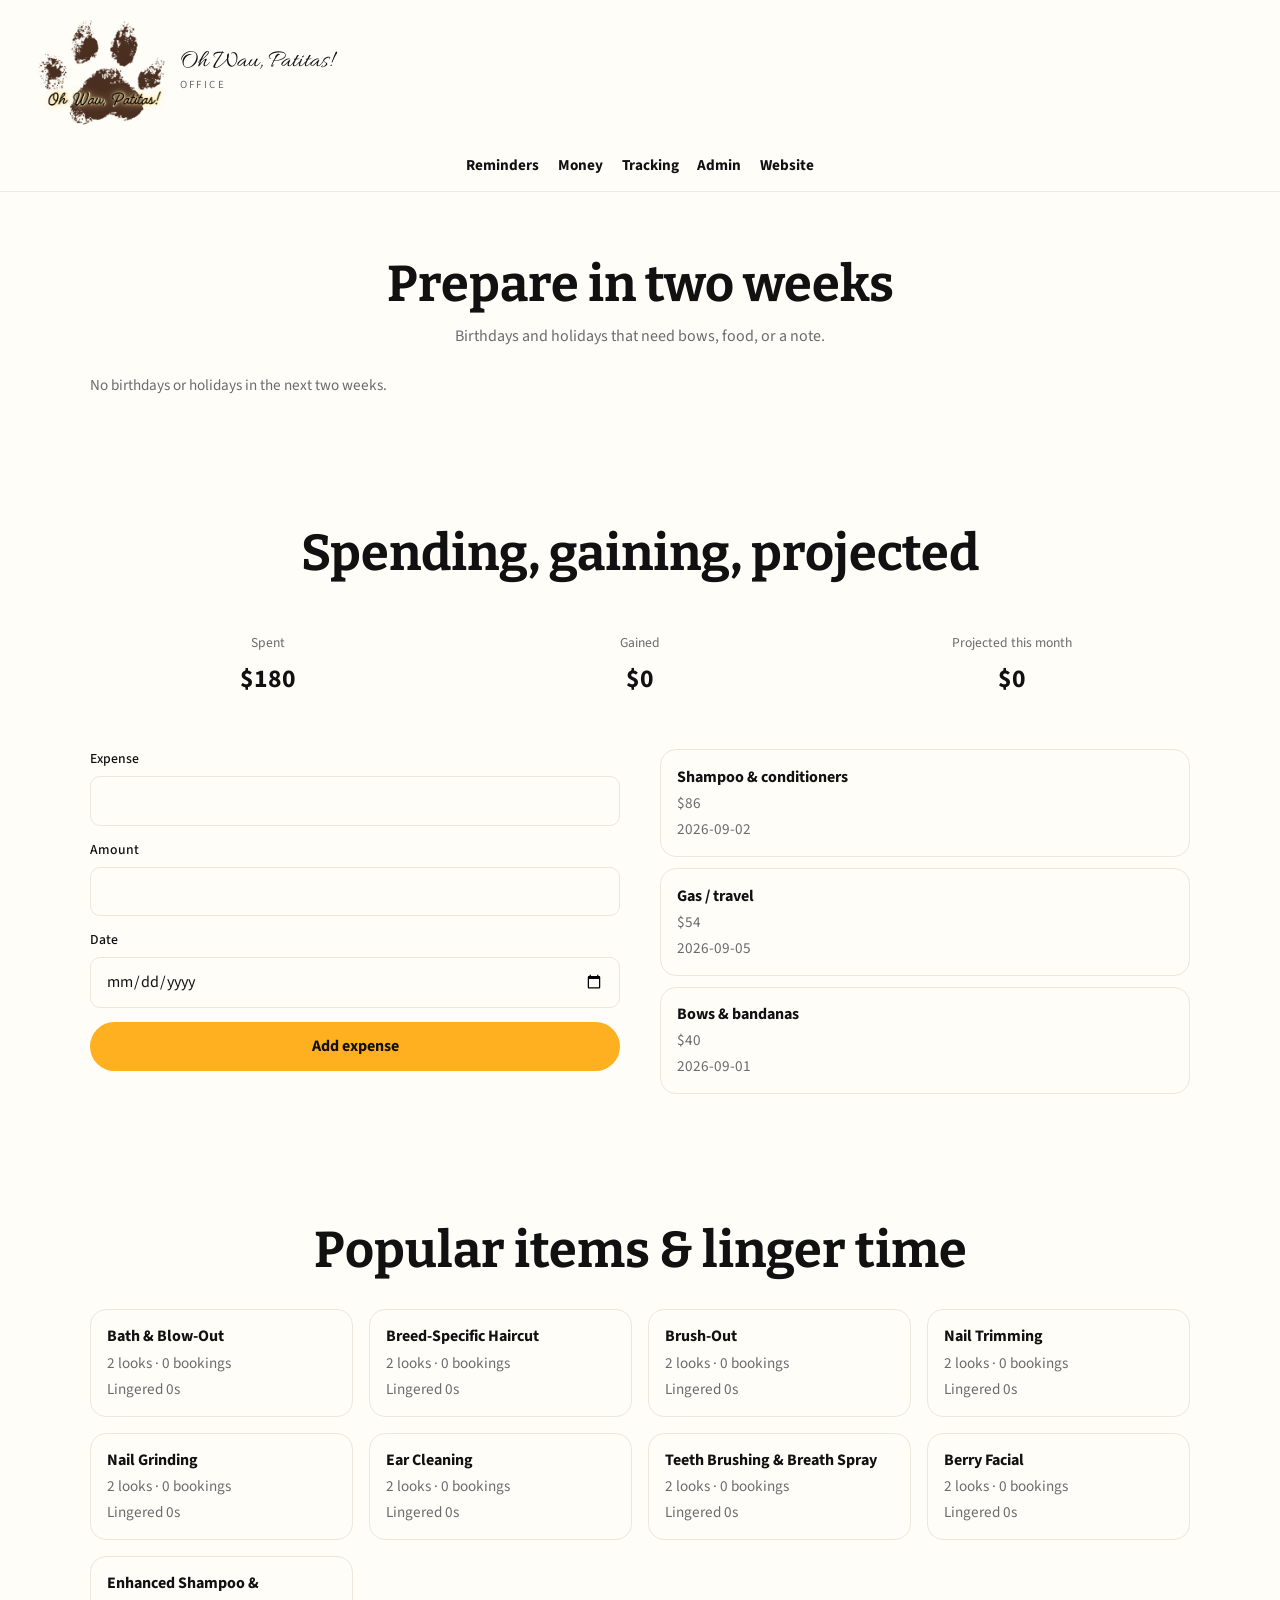
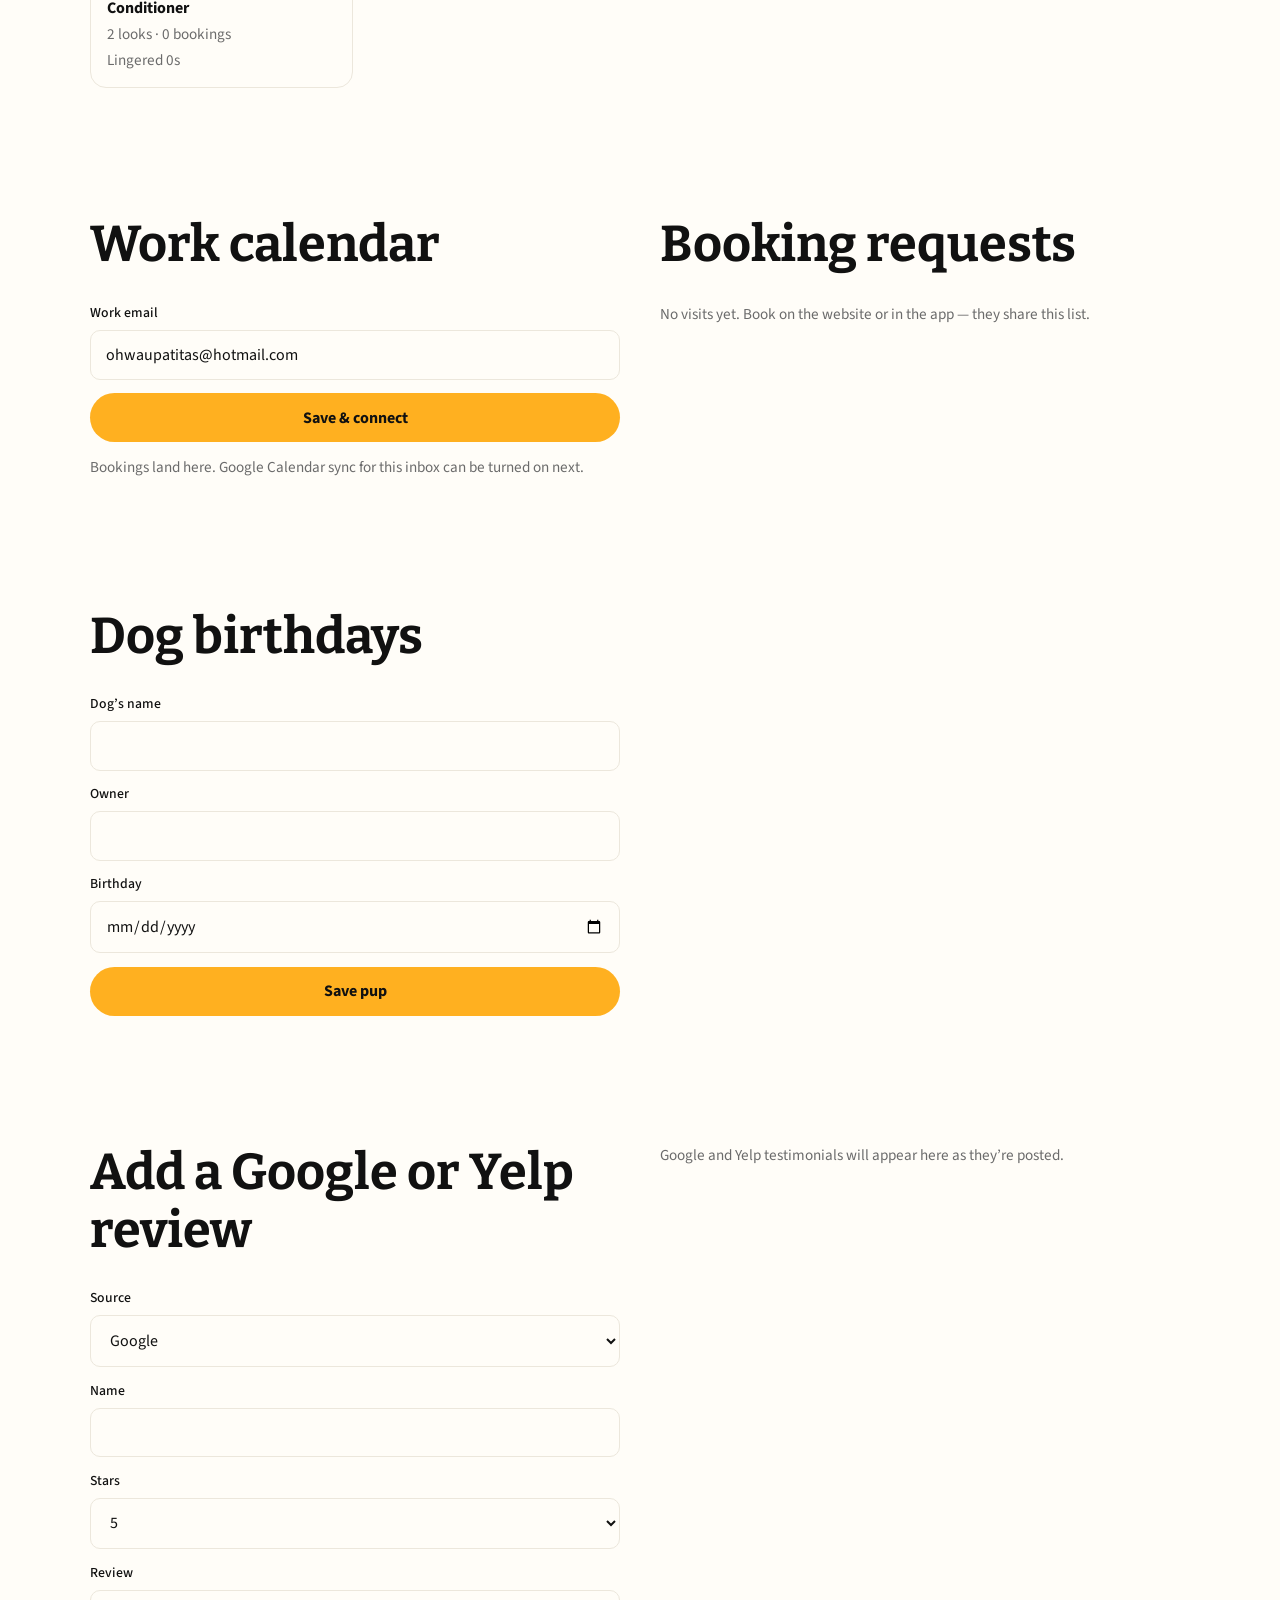
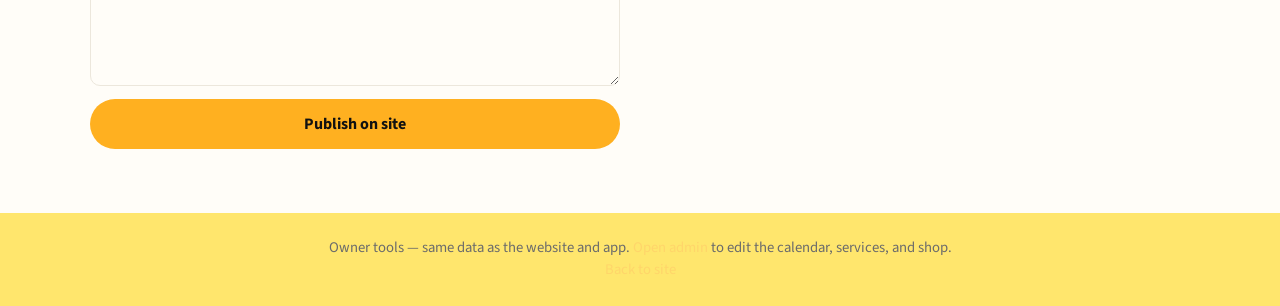
<file: office.html>
<!DOCTYPE html>
<html lang="en">
  <head>
    <meta charset="UTF-8" />
    <meta name="viewport" content="width=device-width, initial-scale=1" />
    <title>Office · Oh Wau, Patitas!</title>
    <link rel="preconnect" href="https://fonts.googleapis.com" />
    <link rel="preconnect" href="https://fonts.gstatic.com" crossorigin />
    <link
      href="https://fonts.googleapis.com/css2?family=Allura&family=Bitter:wght@700;800&family=Source+Sans+3:wght@400;600;700&display=swap"
      rel="stylesheet"
    />
    <meta http-equiv="Cache-Control" content="no-cache, no-store, must-revalidate" />
    <link rel="stylesheet" href="css/styles.css" />
  </head>
  <body data-page="office">
    <header class="site-header">
      <a class="brand" href="index.html">
        <img src="images/logo.png?v=paw4" alt="" />
        <span>
          <em>Oh Wau, Patitas!</em>
          <small>OFFICE</small>
        </span>
      </a>
      <nav>
        <a href="#reminders">Reminders</a>
        <a href="#money">Money</a>
        <a href="#track">Tracking</a>
        <a href="admin.html">Admin</a>
        <a href="index.html">Website</a>
      </nav>
    </header>

    <main>
      <section class="section" id="reminders">
        <div class="wrap">
          <h2>Prepare in two weeks</h2>
          <p class="center-note">Birthdays and holidays that need bows, food, or a note.</p>
          <div class="card-row" data-reminders></div>
        </div>
      </section>

      <section class="section mist" id="money">
        <div class="wrap">
          <h2>Spending, gaining, projected</h2>
          <div class="stats" data-money></div>
          <div class="book-grid" style="margin-top: 2rem">
            <form id="expense-form">
              <label>Expense <input name="label" required /></label>
              <label>Amount <input name="amount" type="number" min="0" step="0.01" required /></label>
              <label>Date <input name="date" type="date" required /></label>
              <button class="btn" type="submit">Add expense</button>
            </form>
            <div class="booking-list" data-expenses></div>
          </div>
        </div>
      </section>

      <section class="section" id="track">
        <div class="wrap">
          <h2>Popular items &amp; linger time</h2>
          <div class="card-row" data-popular></div>
        </div>
      </section>

      <section class="section mist" id="calendar-office">
        <div class="wrap book-grid">
          <div>
            <h2>Work calendar</h2>
            <form id="email-form">
              <label>Work email <input name="workEmail" type="email" required /></label>
              <button class="btn" type="submit">Save &amp; connect</button>
              <p class="empty" data-email-note>Bookings land here. Google Calendar sync for this inbox can be turned on next.</p>
            </form>
          </div>
          <div>
            <h2>Booking requests</h2>
            <div class="booking-list" data-office-bookings></div>
          </div>
        </div>
      </section>

      <section class="section" id="dogs">
        <div class="wrap book-grid">
          <div>
            <h2>Dog birthdays</h2>
            <form id="dog-form">
              <label>Dog’s name <input name="name" required /></label>
              <label>Owner <input name="owner" required /></label>
              <label>Birthday <input name="birthday" type="date" required /></label>
              <button class="btn" type="submit">Save pup</button>
            </form>
          </div>
          <div class="booking-list" data-dogs></div>
        </div>
      </section>

      <section class="section mist" id="reviews-office">
        <div class="wrap book-grid">
          <div>
            <h2>Add a Google or Yelp review</h2>
            <form id="review-form">
              <label>Source
                <select name="source">
                  <option>Google</option>
                  <option>Yelp</option>
                </select>
              </label>
              <label>Name <input name="author" required /></label>
              <label>Stars
                <select name="stars">
                  <option>5</option>
                  <option>4</option>
                  <option>3</option>
                  <option>2</option>
                  <option>1</option>
                </select>
              </label>
              <label>Review <textarea name="text" required></textarea></label>
              <button class="btn" type="submit">Publish on site</button>
            </form>
          </div>
          <div class="booking-list" data-office-reviews></div>
        </div>
      </section>
    </main>

    <footer id="contact" class="site-footer">
      <p>Owner tools — same data as the website and app. <a href="admin.html">Open admin</a> to edit the calendar, services, and shop.</p>
      <a href="index.html">Back to site</a>
    </footer>

    <script src="js/salon.js"></script>
  </body>
</html>
</file>
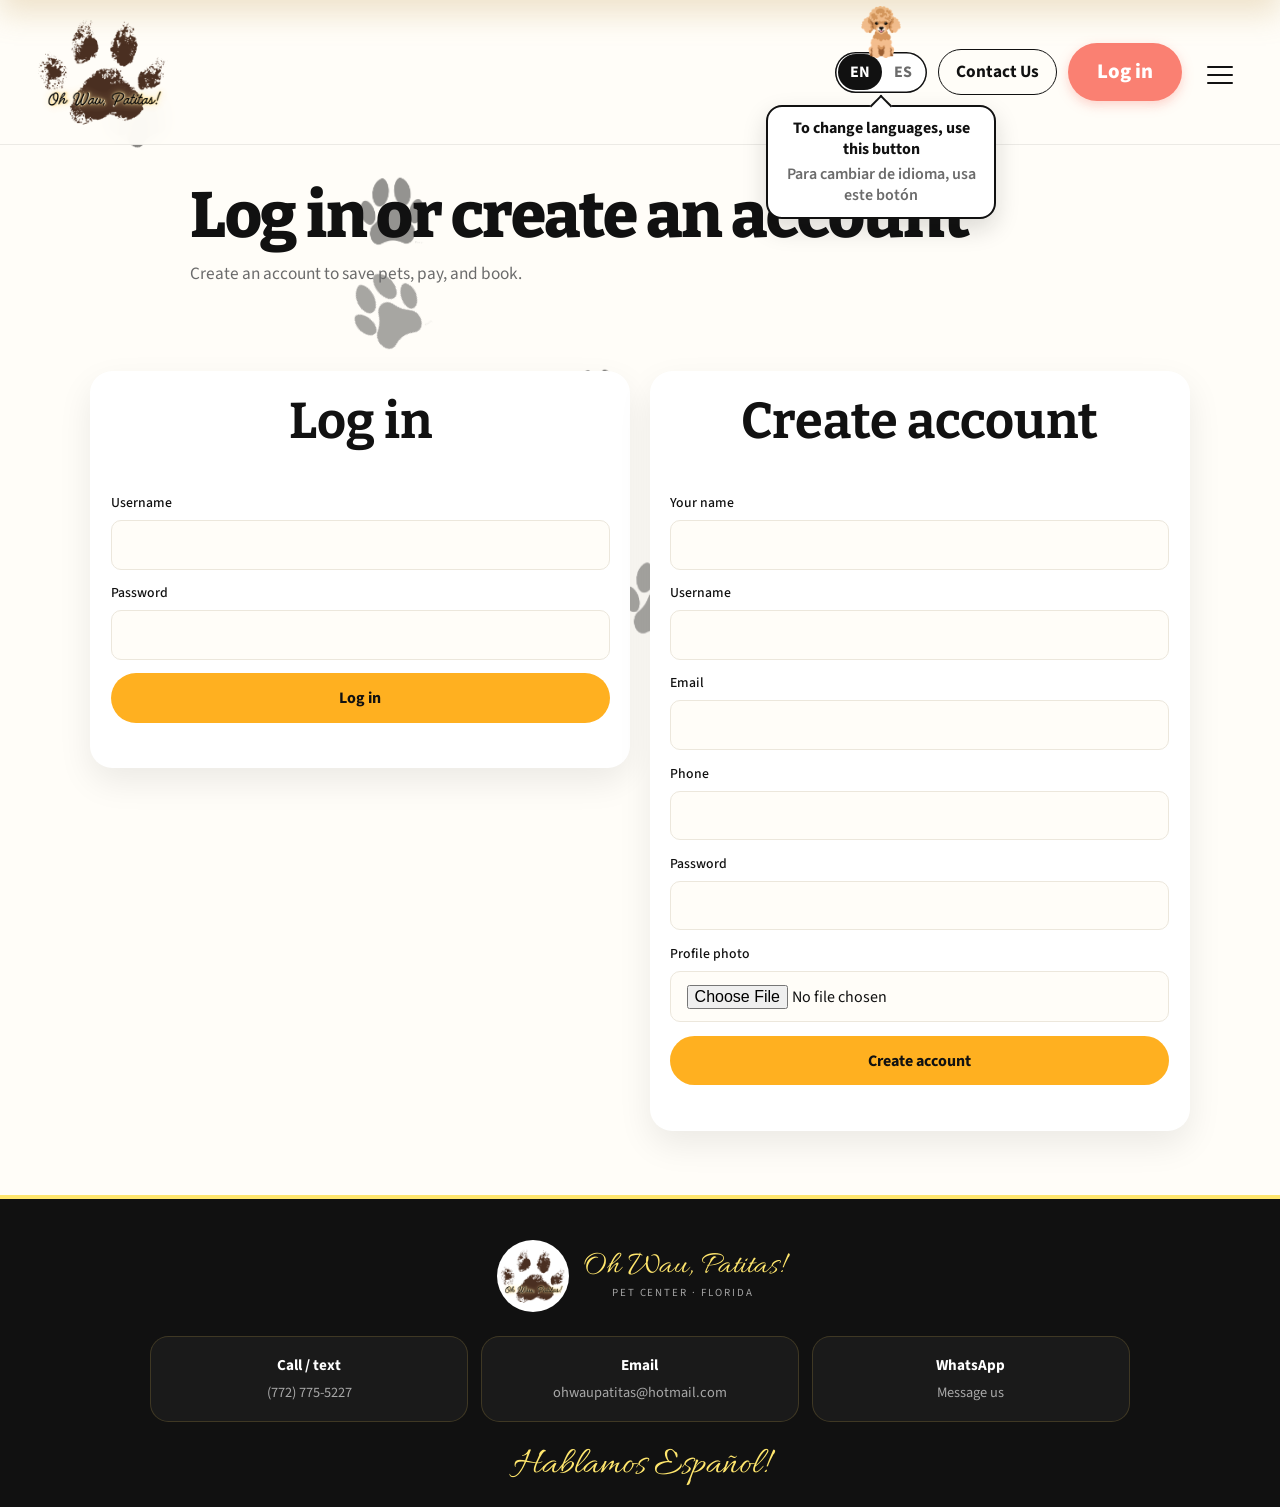
<file: profile.html>
<!DOCTYPE html>
<html lang="en">
  <head>
    <meta charset="UTF-8" />
    <meta name="viewport" content="width=device-width, initial-scale=1" />
    <title>Profile · Oh Wau, Patitas!</title>
    <link rel="preconnect" href="https://fonts.googleapis.com" />
    <link rel="preconnect" href="https://fonts.gstatic.com" crossorigin />
    <link
      href="https://fonts.googleapis.com/css2?family=Allura&family=Bitter:wght@700;800&family=Source+Sans+3:wght@400;600;700&display=swap"
      rel="stylesheet"
    />
    <meta http-equiv="Cache-Control" content="no-cache, no-store, must-revalidate" />
    <link rel="stylesheet" href="css/styles.css" />
  </head>
  <body data-page="profile" class="paw-boot">
    <header class="site-header"></header>
    <main>
      <section class="page-hero">
        <h1 data-i18n="accountHero">Your Oh Wau account</h1>
        <p data-i18n="accountLead">Save pets, pick how you pay, and book a visit for a specific pup.</p>
        <button class="btn ghost" type="button" data-logout data-i18n="logOut">Log out</button>
      </section>
      <section class="section">
        <div class="wrap profile-grid">
          <form class="profile-card" data-profile-form>
            <h2 data-i18n="navProfile">Profile</h2>
            <img class="avatar-preview" data-avatar alt="" hidden />
            <label><span data-i18n="displayName">Your name</span> <input name="name" required /></label>
            <label><span data-i18n="username">Username</span> <input name="username" required /></label>
            <label><span data-i18n="email">Email</span> <input name="email" type="email" readonly /></label>
            <label><span data-i18n="phone">Phone</span> <input name="phone" type="tel" /></label>
            <label><span data-i18n="profilePhoto">Profile photo</span> <input name="photo" type="file" accept="image/*" /></label>
            <button class="btn" type="submit" data-i18n="saveProfile">Save profile</button>
            <p class="account-note" data-profile-note></p>
          </form>
          <form class="profile-card" data-pay-form>
            <h2 data-i18n="payMethod">Payment method</h2>
            <div class="pay-choices">
              <label class="check"><input type="radio" name="method" value="card" /> <span data-i18n="payCard">Card</span></label>
              <label class="check"><input type="radio" name="method" value="gift" /> <span data-i18n="payGift">Gift card</span></label>
              <label class="check"><input type="radio" name="method" value="cash" checked /> <span data-i18n="payCash">Cash</span></label>
            </div>
            <label><span data-i18n="cardLast4">Last 4 digits</span> <input name="last4" inputmode="numeric" maxlength="4" autocomplete="off" /></label>
            <label class="check"><input type="checkbox" name="reminders" checked /> <span data-i18n="remindersOn">Email me reminders for upcoming appointments</span></label>
            <button class="btn" type="submit" data-i18n="saveProfile">Save profile</button>
            <p class="account-note" data-pay-note></p>
          </form>
        </div>
      </section>
      <section class="section mist">
        <div class="wrap">
          <h2 data-i18n="yourPets">Your pets</h2>
          <div class="pet-grid" data-pets></div>
          <form class="profile-card" data-pet-form style="margin-top: 1.2rem">
            <h3 data-i18n="addPet">Add a pet</h3>
            <label><span data-i18n="dogName">Dog’s name</span> <input name="name" required /></label>
            <label><span data-i18n="petBreed">Breed</span> <input name="breed" /></label>
            <label><span data-i18n="petAge">Age</span> <input name="age" /></label>
            <label><span data-i18n="birthday">Birthday</span> <input name="birthday" type="date" /></label>
            <label><span data-i18n="petBio">Profile description</span> <textarea name="bio"></textarea></label>
            <label><span data-i18n="petPhoto">Pet photo</span> <input name="photo" type="file" accept="image/*" /></label>
            <button class="btn" type="submit" data-i18n="addPet">Add a pet</button>
          </form>
        </div>
      </section>
      <section class="section">
        <div class="wrap profile-grid">
          <form class="profile-card" data-pet-book-form>
            <h2 data-i18n="schedulePet">Schedule a service</h2>
            <label><span data-i18n="choosePet">Choose a pet</span> <select name="petId" required></select></label>
            <label><span data-i18n="offering">Offering</span>
              <select name="offering" required>
                <option value="offeringGrooming" data-i18n="offeringGrooming">Mobile grooming</option>
                <option value="offeringDaycare" data-i18n="offeringDaycare">Pet day care</option>
                <option value="offeringSitting" data-i18n="offeringSitting">Pet sitting</option>
                <option value="offeringBoarding" data-i18n="offeringBoarding">Pet boarding</option>
              </select>
            </label>
            <label><span data-i18n="preferredDate">Preferred date</span> <input name="date" type="date" required /></label>
            <label><span data-i18n="preferredTime">Preferred time</span> <input name="time" type="time" required /></label>
            <button class="btn" type="submit" data-i18n="sendRequest">Send request</button>
            <p class="account-note" data-book-note></p>
          </form>
          <div class="profile-card">
            <h2 data-i18n="upcomingReminders">Upcoming</h2>
            <div data-my-bookings></div>
          </div>
        </div>
      </section>
    </main>
    <footer id="contact" class="site-footer stacked">
      <div class="footer-inner">
        <a class="footer-brand" href="index.html">
          <img src="images/logo.png?v=paw4" alt="Oh Wau, Patitas!" />
          <span>
            <em>Oh Wau, Patitas!</em>
            <small>PET CENTER · FLORIDA</small>
          </span>
        </a>
        <div class="contact-tiles">
          <a href="sms:7727755227"><strong data-i18n="callText">Call / text</strong><span>(772) 775-5227</span></a>
          <a href="mailto:ohwaupatitas@hotmail.com"><strong data-i18n="emailUs">Email</strong><span>ohwaupatitas@hotmail.com</span></a>
          <a href="https://wa.me/17727755227"><strong data-i18n="whatsapp">WhatsApp</strong><span data-i18n="messageUs">Message us</span></a>
        </div>
        <p class="hablamos" data-i18n="hablamos">Hablamos Español!</p>
      </div>
    </footer>
    <script src="js/salon.js"></script>
  </body>
</html>
</file>
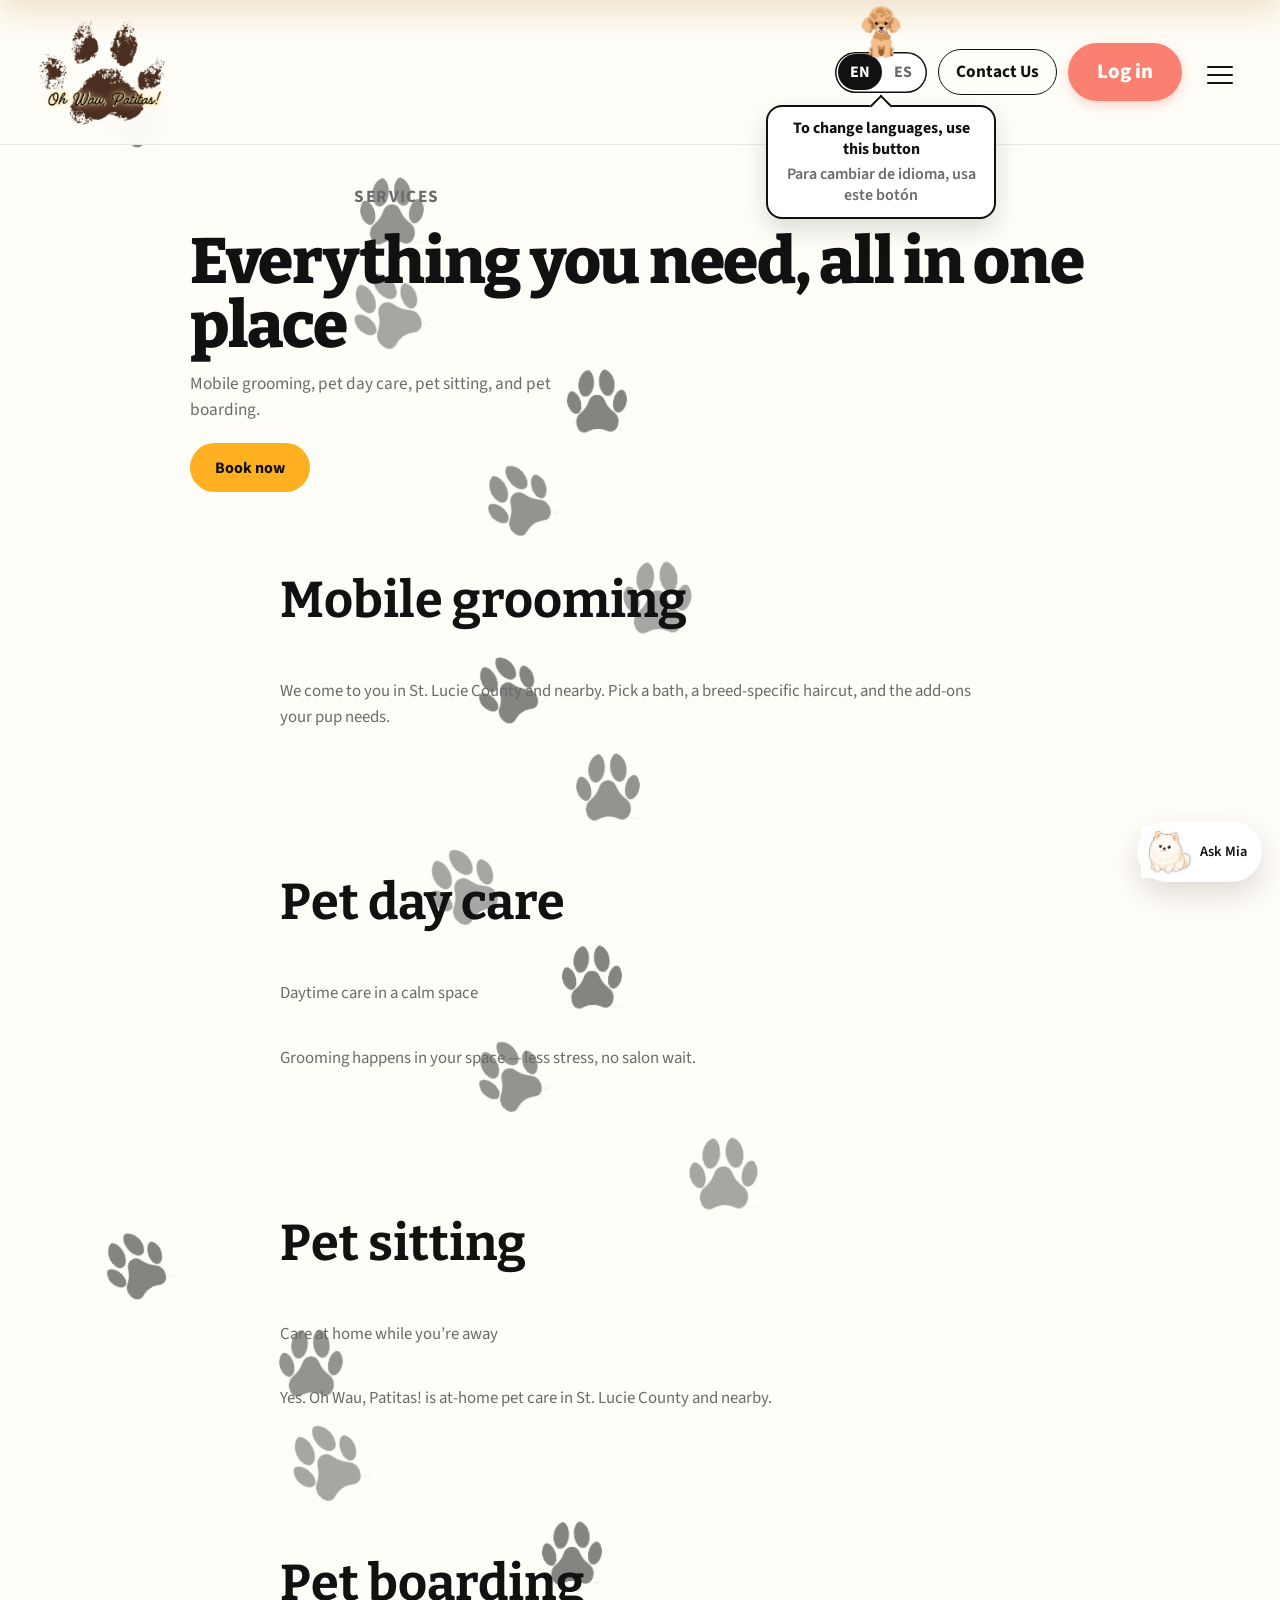
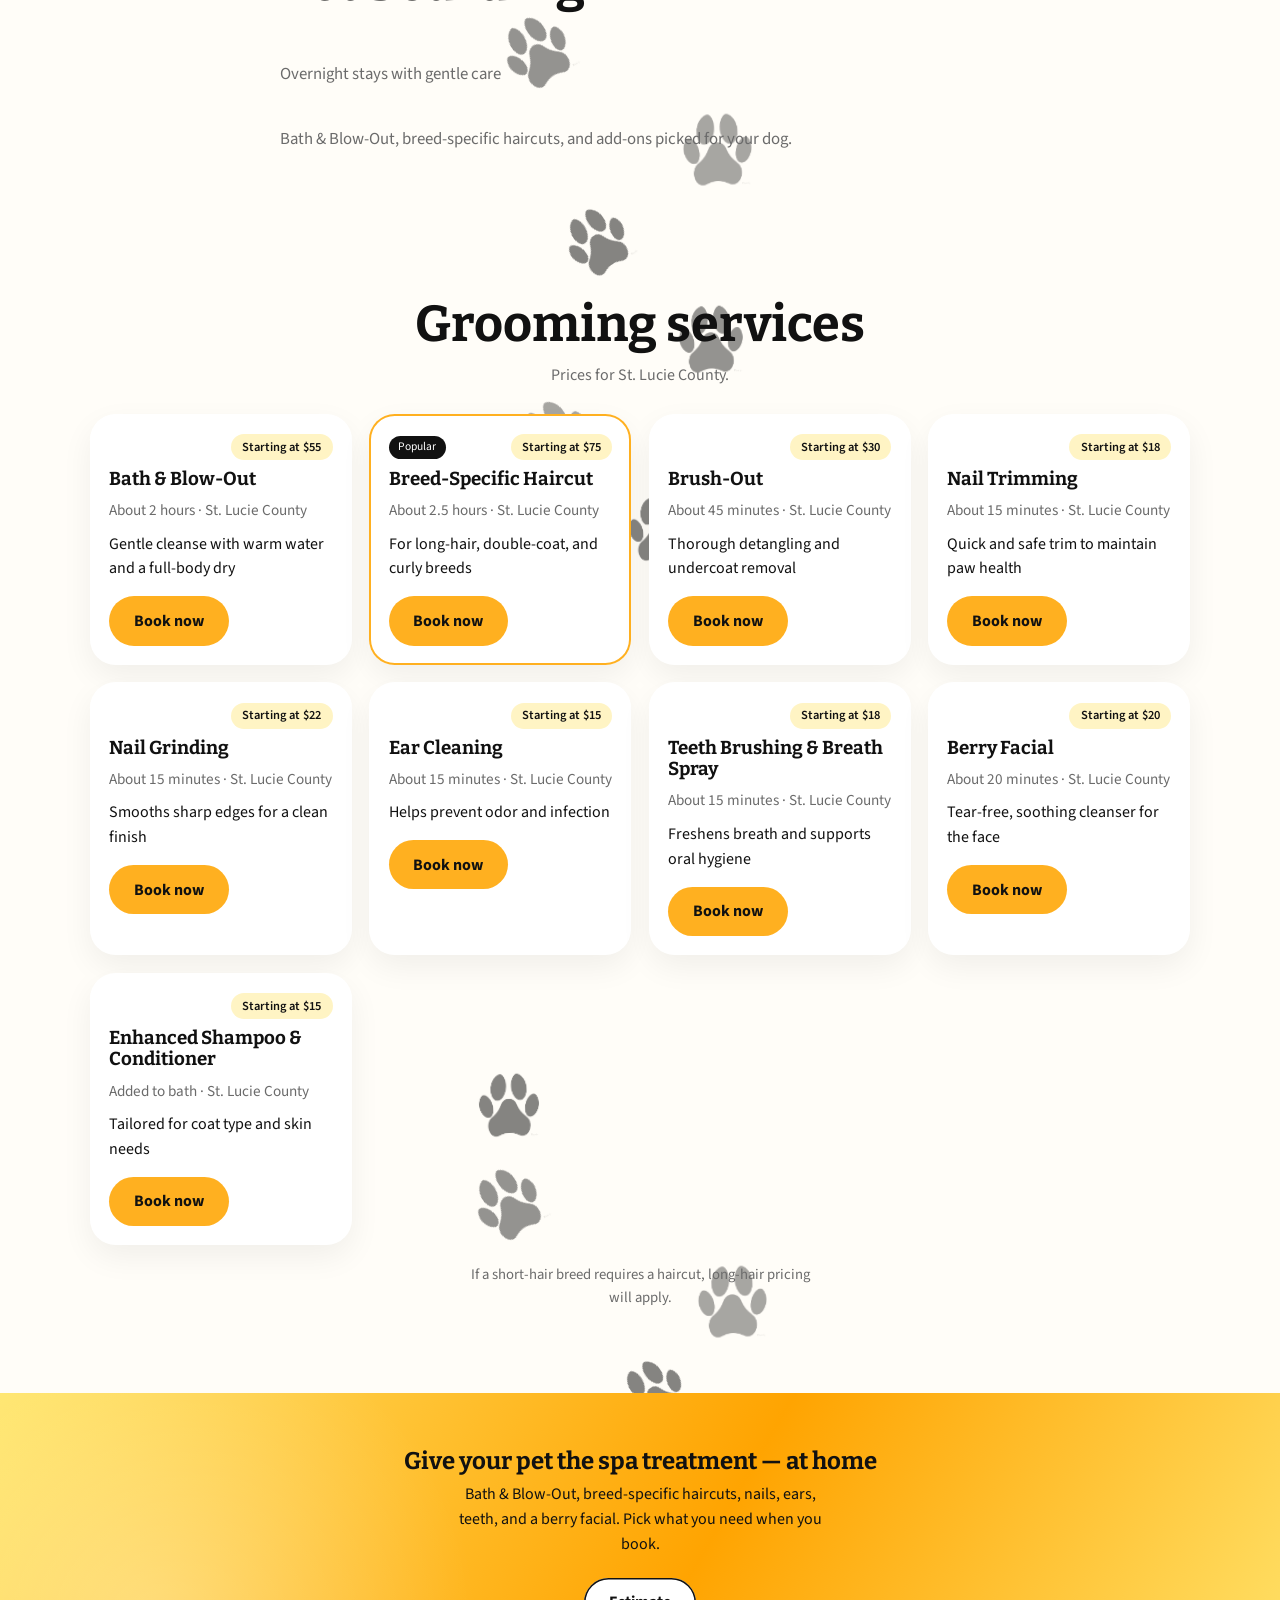
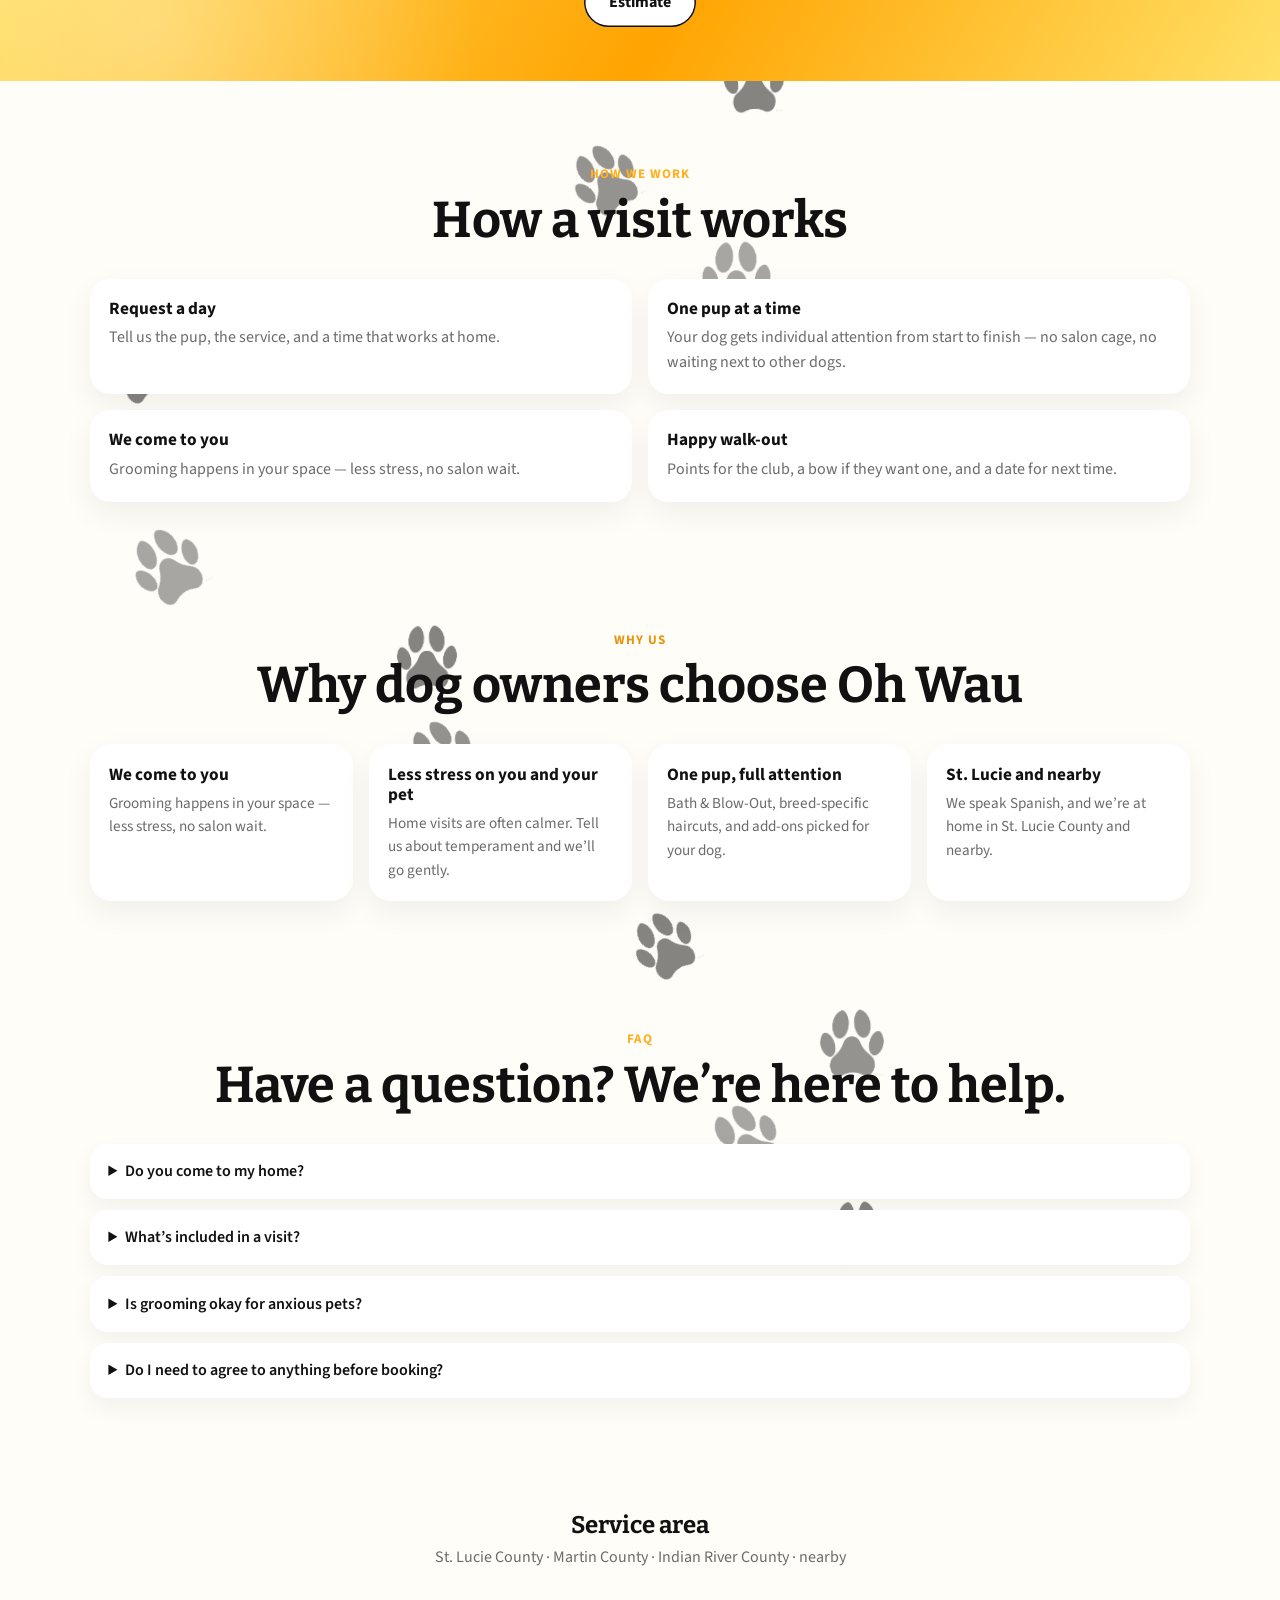
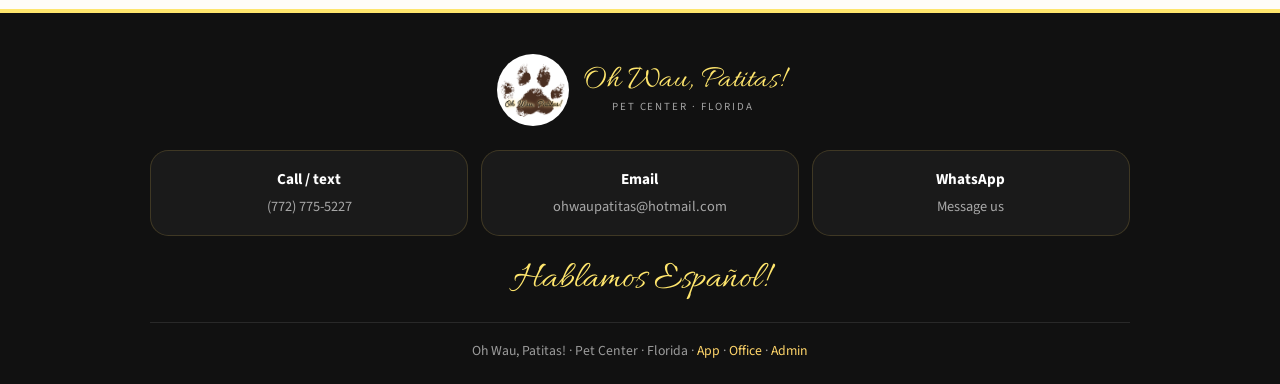
<file: services.html>
<!DOCTYPE html>
<html lang="en">
  <head>
    <meta charset="UTF-8" />
    <meta name="viewport" content="width=device-width, initial-scale=1" />
    <title>Services · Oh Wau, Patitas!</title>
    <link rel="preconnect" href="https://fonts.googleapis.com" />
    <link rel="preconnect" href="https://fonts.gstatic.com" crossorigin />
    <link
      href="https://fonts.googleapis.com/css2?family=Allura&family=Bitter:wght@700;800&family=Source+Sans+3:wght@400;600;700&display=swap"
      rel="stylesheet"
    />
    <meta http-equiv="Cache-Control" content="no-cache, no-store, must-revalidate" />
    <link rel="stylesheet" href="css/styles.css" />
  </head>
  <body data-page="site" class="paw-boot">
    <header class="site-header">
      <button class="nav-toggle" type="button" aria-label="Menu" aria-expanded="false" data-nav-toggle>
        <span></span><span></span><span></span>
      </button>
      <a class="brand logo-only" href="index.html">
        <img src="images/logo.png?v=paw4" alt="Oh Wau, Patitas!" />
        <span>
          <em>Oh Wau, Patitas!</em>
          <small>PET CENTER</small>
        </span>
      </a>
      <nav data-site-nav>
        <a href="index.html" data-i18n="navHome">Home</a>
        <a class="nav-active" href="services.html" data-i18n="navServices">Services</a>
        <a href="about.html" data-i18n="navAbout">About Oh Wau</a>
        <a href="accessories.html" data-i18n="navShop">Accessories &amp; Treats</a>
        <a href="index.html#faq" data-i18n="navFaq">FAQ</a>
      </nav>
      <div class="header-actions">
        <div class="lang-tabs" role="group" aria-label="Language">
          <button type="button" data-lang="en" aria-pressed="true">EN</button>
          <button type="button" data-lang="es" aria-pressed="false">ES</button>
        </div>
        <a class="phone-pill" href="#contact" data-i18n="navContact">Contact Us</a>
        <a class="login-pill" href="account.html" data-account-link data-i18n="navLogin">Log in</a>
      </div>
    </header>

    <main>
      <section class="page-hero">
        <p class="kicker" data-i18n="navServices">Services</p>
        <h1 data-i18n="needTitle">Everything you need, all in one place</h1>
        <p data-i18n="needLead">Mobile grooming, pet day care, pet sitting, and pet boarding.</p>
        <a class="btn" href="grooming-estimator-and-request.html" data-i18n="bookNow">Book now</a>
      </section>

      <section class="section" id="grooming">
        <div class="wrap about-blocks">
          <h2 data-i18n="offeringGrooming">Mobile grooming</h2>
          <p data-i18n="svcHeroLead">We come to you in St. Lucie County and nearby. Pick a bath, a breed-specific haircut, and the add-ons your pup needs.</p>
        </div>
      </section>
      <section class="section mist" id="daycare">
        <div class="wrap about-blocks">
          <h2 data-i18n="offeringDaycare">Pet day care</h2>
          <p data-i18n="offeringDaycareNote">Daytime care in a calm space</p>
          <p data-i18n="how2Body">Grooming happens in your space — less stress, no salon wait.</p>
        </div>
      </section>
      <section class="section" id="sitting">
        <div class="wrap about-blocks">
          <h2 data-i18n="offeringSitting">Pet sitting</h2>
          <p data-i18n="offeringSittingNote">Care at home while you’re away</p>
          <p data-i18n="faq1a">Yes. Oh Wau, Patitas! is at-home pet care in St. Lucie County and nearby.</p>
        </div>
      </section>
      <section class="section mist" id="boarding">
        <div class="wrap about-blocks">
          <h2 data-i18n="offeringBoarding">Pet boarding</h2>
          <p data-i18n="offeringBoardingNote">Overnight stays with gentle care</p>
          <p data-i18n="why3Body">Bath &amp; Blow-Out, breed-specific haircuts, and add-ons picked for your dog.</p>
        </div>
      </section>

      <section class="section" id="services">
        <div class="wrap">
          <h2 data-i18n="groomingTitle">Grooming services</h2>
          <p class="center-note"><span data-i18n="pricesFor">Prices for</span> <span data-region-label>your area</span>.</p>
          <div data-service-tabs></div>
          <p class="haircut-note" data-i18n="haircutNote">If a short-hair breed requires a haircut, long-hair pricing will apply.</p>
        </div>
      </section>

      <section class="sun-banner">
        <h2 data-i18n="svcBannerTitle">Give your pet the spa treatment — at home</h2>
        <p data-i18n="svcBannerLead">Bath &amp; Blow-Out, breed-specific haircuts, nails, ears, teeth, and a berry facial. Pick what you need when you book.</p>
        <a class="btn ghost" href="grooming-estimator-and-request.html" data-i18n="navEstimate">Estimate</a>
      </section>

      <section class="section" id="process">
        <div class="wrap">
          <p class="kicker" data-i18n="howKicker">How we work</p>
          <h2 data-i18n="svcProcessTitle">How a visit works</h2>
          <div class="svc-process">
            <article>
              <h3 data-i18n="how1Title">Request a day</h3>
              <p data-i18n="how1Body">Tell us the pup, the service, and a time that works at home.</p>
            </article>
            <article>
              <h3 data-i18n="svcProcess2Title">One pup at a time</h3>
              <p data-i18n="svcProcess2Body">Your dog gets individual attention from start to finish — no salon cage, no waiting next to other dogs.</p>
            </article>
            <article>
              <h3 data-i18n="how2Title">We come to you</h3>
              <p data-i18n="how2Body">Grooming happens in your space — less stress, no salon wait.</p>
            </article>
            <article>
              <h3 data-i18n="how3Title">Happy walk-out</h3>
              <p data-i18n="how3Body">Points for the club, a bow if they want one, and a date for next time.</p>
            </article>
          </div>
        </div>
      </section>

      <section class="section mist" id="why">
        <div class="wrap">
          <p class="kicker" data-i18n="whyKicker">Why us</p>
          <h2 data-i18n="whyTitle">Why dog owners choose Oh Wau</h2>
          <div class="why-grid">
            <article class="why-card">
              <h3 data-i18n="why1Title">We come to you</h3>
              <p data-i18n="why1Body">Grooming happens in your space — less stress, no salon wait.</p>
            </article>
            <article class="why-card">
              <h3 data-i18n="why2Title">Less stress on you and your pet</h3>
              <p data-i18n="why2Body">Home visits are often calmer. Tell us about temperament and we’ll go gently.</p>
            </article>
            <article class="why-card">
              <h3 data-i18n="why3Title">One pup, full attention</h3>
              <p data-i18n="why3Body">Bath &amp; Blow-Out, breed-specific haircuts, and add-ons picked for your dog.</p>
            </article>
            <article class="why-card">
              <h3 data-i18n="why4Title">St. Lucie and nearby</h3>
              <p data-i18n="why4Body">We speak Spanish, and we’re at home in St. Lucie County and nearby.</p>
            </article>
          </div>
        </div>
      </section>

      <section class="section faq" id="faq">
        <div class="wrap">
          <p class="kicker" data-i18n="faqKicker">FAQ</p>
          <h2 data-i18n="faqTitle">Have a question? We’re here to help.</h2>
          <details>
            <summary data-i18n="faq1q">Do you come to my home?</summary>
            <p data-i18n="faq1a">Yes. Oh Wau, Patitas! is at-home pet care in St. Lucie County and nearby.</p>
          </details>
          <details>
            <summary data-i18n="faq2q">What’s included in a visit?</summary>
            <p data-i18n="faq2a">Bath & Blow-Out, breed-specific haircuts, and add-ons like nails, ears, teeth, and a berry facial. Pick what you need when you book.</p>
          </details>
          <details>
            <summary data-i18n="faq3q">Is grooming okay for anxious pets?</summary>
            <p data-i18n="faq3a">Home visits are often calmer. Tell us about temperament in the notes and we’ll go gently.</p>
          </details>
          <details>
            <summary data-i18n="faq4q">Do I need to agree to anything before booking?</summary>
            <p data-i18n="faq4a">Yes. There’s a short grooming disclosure to check before a request is sent.</p>
          </details>
        </div>
      </section>

      <section class="area-band">
        <h2 data-i18n="areaTitle">Service area</h2>
        <p data-i18n="areaBody">St. Lucie County · Martin County · Indian River County · nearby</p>
      </section>
    </main>

    <footer id="contact" class="site-footer stacked">
      <div class="footer-inner">
        <a class="footer-brand" href="index.html">
          <img src="images/logo.png?v=paw4" alt="Oh Wau, Patitas!" />
          <span>
            <em>Oh Wau, Patitas!</em>
            <small>PET CENTER · FLORIDA</small>
          </span>
        </a>
        <div class="contact-tiles">
          <a href="sms:7727755227"><strong data-i18n="callText">Call / text</strong><span>(772) 775-5227</span></a>
          <a href="mailto:ohwaupatitas@hotmail.com"><strong data-i18n="emailUs">Email</strong><span>ohwaupatitas@hotmail.com</span></a>
          <a href="https://wa.me/17727755227"><strong data-i18n="whatsapp">WhatsApp</strong><span data-i18n="messageUs">Message us</span></a>
        </div>
        <p class="hablamos" data-i18n="hablamos">Hablamos Español!</p>
        <p class="footer-meta"><span data-i18n="footerNote">Oh Wau, Patitas! · Pet Center · Florida ·</span> <a href="app.html" data-i18n="appLink">App</a> · <a href="office.html" data-i18n="officeLink">Office</a> · <a href="admin.html" data-i18n="adminLink">Admin</a></p>
      </div>
    </footer>

    <aside class="mia-assist" data-mia-assist>
      <div class="mia-panel" hidden data-mia-panel>
        <header class="mia-head">
          <img class="mia-mascot" src="images/mia-open.png" data-mia-wink alt="" />
          <div>
            <strong data-i18n="miaName">Mia</strong>
            <span data-i18n="miaRole">Your helper</span>
          </div>
          <button type="button" class="mia-x" data-mia-close aria-label="Close">×</button>
        </header>
        <div class="mia-chips">
          <button type="button" data-mia-chip="fees" data-i18n="miaChipFees">Fees</button>
          <button type="button" data-mia-chip="calendar" data-i18n="miaChipCal">Calendar</button>
          <button type="button" data-mia-chip="services" data-i18n="miaChipServices">Services</button>
          <button type="button" data-mia-chip="book" data-i18n="miaChipBook">Book</button>
        </div>
        <div class="mia-log" data-mia-log></div>
        <form class="mia-form" data-mia-form>
          <input name="q" data-mia-input data-i18n-placeholder="miaInput" placeholder="Ask about fees, calendar, or booking" autocomplete="off" />
          <button class="btn" type="submit" data-i18n="miaSend">Send</button>
        </form>
      </div>
      <button class="mia-fab" type="button" data-mia-toggle>
        <img class="mia-mascot" src="images/mia-open.png" data-mia-wink alt="" />
        <span data-i18n="miaAsk">Ask Mia</span>
      </button>
    </aside>

    <script src="js/salon.js"></script>
  </body>
</html>
</file>
<file: css/styles.css>
:root {
  --butter: #ffe66d;
  --butter-deep: #ffd54a;
  --foam: #fffdf8;
  --mist: #fff4c4;
  --mist-mid: #f5a623;
  --sky: #fffdf8;
  --sky-deep: #111111;
  --ink: #111111;
  --muted: #6b6b6b;
  --taupe: #f4f1ea;
  --line: #ece7dc;
  --sun: #ffb020;
  --sun-deep: #e8940c;
  --blob: #ffe066;
  --gold: #ffd54a;
  --gold-deep: #f5c400;
  --pink: #ffb020;
  --pink-soft: #ffe9b0;
  --iridescent: #3aa0e8;
  --mint: #9ef0d8;
  --mint-soft: #e7fff6;
  --lavender: #c4b5fd;
  --aqua: #67e8f9;
  --script: "Allura", "Segoe Script", cursive;
  --display: "Bitter", Georgia, serif;
  --body: "Source Sans 3", "Source Sans Pro", system-ui, sans-serif;
}

* {
  box-sizing: border-box;
  margin: 0;
  padding: 0;
}

html {
  scroll-behavior: smooth;
  scroll-padding-top: 5.5rem;
}

html,
body {
  max-width: 100%;
}

body {
  position: relative;
  display: flex;
  flex-direction: column;
  min-height: 100vh;
  font-family: var(--body);
  color: var(--ink);
  background: var(--foam);
  line-height: 1.55;
  overflow-x: clip;
}

img {
  max-width: 100%;
  display: block;
}

a {
  color: inherit;
  text-decoration: none;
}

h2,
h3 {
  font-family: var(--display);
  font-weight: 700;
  line-height: 1.15;
}

.contact-bar {
  display: flex;
  justify-content: space-between;
  gap: 1rem;
  width: 100%;
  padding: 0.75rem 6vw;
  background: var(--sky-deep);
  color: var(--butter);
  font-size: 0.9rem;
  font-weight: 500;
}

.contact-bar span {
  letter-spacing: 0.18em;
  font-size: 0.72rem;
  color: var(--mist-mid);
}

.site-header {
  position: sticky;
  top: 0;
  z-index: 20;
  display: grid;
  grid-template-columns: auto minmax(0, 1fr) auto;
  grid-template-areas: "brand nav actions";
  align-items: center;
  gap: 0.6rem 1rem;
  padding: 0.45rem 3vw;
  background: rgba(255, 253, 248, 0.96);
  backdrop-filter: blur(12px);
  border-bottom: 1px solid rgba(17, 17, 17, 0.08);
}

.site-header .brand {
  grid-area: brand;
  justify-self: start;
}

.site-header nav {
  grid-area: nav;
}

.site-header .header-actions {
  grid-area: actions;
}

.site-header .nav-toggle {
  grid-area: toggle;
}

.site-header .btn {
  flex-shrink: 0;
}

.header-actions {
  display: flex;
  align-items: center;
  gap: 0.7rem;
  flex-shrink: 0;
}

.header-actions .btn,
.site-header > .btn {
  background: var(--sun);
  color: var(--ink);
}

.header-actions .btn:hover,
.site-header > .btn:hover {
  background: var(--sun-deep);
  color: #fff;
}

.lang-tabs {
  display: flex;
  padding: 0.18rem;
  background: #fff;
  border-radius: 999px;
  box-shadow: inset 0 0 0 1.5px #111;
}

.lang-tabs button {
  border: 0;
  background: none;
  padding: 0.42rem 0.75rem;
  border-radius: 999px;
  font: 700 1rem var(--body);
  color: var(--muted);
  cursor: pointer;
}

.lang-tabs button.active {
  background: var(--ink);
  color: #fff;
}

.site-header nav {
  display: flex;
  position: static;
  flex-direction: row;
  flex-wrap: nowrap;
  align-items: center;
  justify-content: center;
  gap: 0.1rem 0.08rem;
  padding: 0;
  background: transparent;
  box-shadow: none;
  font-weight: 700;
  font-size: 1.08rem;
}

body[data-page="office"] .site-header nav,
body[data-page="admin"] .site-header nav {
  display: flex;
  position: static;
  flex-direction: row;
  flex-wrap: wrap;
  padding: 0;
  box-shadow: none;
  font-size: 0.95rem;
}

.site-header nav a {
  padding: 0.42rem 0.55rem;
  border-radius: 999px;
  color: var(--ink);
  white-space: nowrap;
}

.site-header nav a.nav-active,
.site-header nav a:hover,
.nav-drop:hover > a {
  color: var(--ink);
  background: #fff3c4;
}

.nav-drop {
  position: relative;
}

.nav-menu {
  display: none;
  position: absolute;
  top: calc(100% - 0.15rem);
  left: 0;
  min-width: 220px;
  padding: 0.45rem;
  background: #fffdf8;
  border-radius: 1rem;
  box-shadow: 0 16px 36px rgba(17, 17, 17, 0.12);
  z-index: 30;
}

.nav-drop:hover .nav-menu,
.nav-drop:focus-within .nav-menu,
.nav-drop.open .nav-menu {
  display: grid;
}

.nav-menu a {
  display: block;
  padding: 0.65rem 0.8rem;
  border-radius: 0.75rem;
  white-space: nowrap;
}

.hero-banner {
  position: relative;
  display: grid;
  place-items: center;
  margin: 0.4rem auto 1.4rem;
  padding: 2rem 2.2rem 8.5rem;
  min-height: 520px;
  border-radius: 2.4rem;
  overflow: hidden;
  background:
    radial-gradient(circle at 16% 18%, #fff 0, transparent 42%),
    linear-gradient(160deg, var(--foam) 0%, var(--butter) 52%, var(--butter-deep) 100%);
  color: var(--ink);
}

.hero-mark {
  width: min(340px, 62%);
  background: transparent;
  mix-blend-mode: multiply;
}

.hero-bottom {
  position: absolute;
  inset: auto 2.2rem 2rem 2.2rem;
  display: flex;
  justify-content: space-between;
  align-items: flex-end;
  gap: 1.2rem;
}

.hero-banner h1 {
  font-size: clamp(2.2rem, 5vw, 3.6rem);
  font-weight: 600;
  font-family: var(--body);
  line-height: 1.05;
  color: var(--ink);
}

.hero-banner p {
  margin: 0.65rem 0 1.1rem;
  max-width: 46ch;
  color: var(--ink);
}

.hero-banner .btn {
  background: var(--ink);
  color: var(--foam);
}

.hero-banner .btn:hover {
  background: var(--mist-mid);
  color: var(--ink);
}

.hero-proof {
  margin: 0 !important;
  font-weight: 500;
  white-space: nowrap;
}

.stats-row {
  display: grid;
  grid-template-columns: repeat(3, 1fr);
  gap: 1rem;
  margin-bottom: 1.2rem;
}

.stat-card {
  display: flex;
  justify-content: space-between;
  align-items: center;
  gap: 1rem;
  background: #fff;
  border-radius: 1.4rem;
  padding: 1.2rem 1.3rem;
}

.stat-card.stacked,
.stat-home {
  display: flex;
  align-items: center;
  justify-content: flex-start;
  gap: 0.9rem;
}

.stat-card.stacked {
  flex-direction: column;
  align-items: flex-start;
  gap: 0.2rem;
}

.stat-home img {
  width: 78px;
  height: 78px;
  object-fit: contain;
}

.stat-home div {
  display: grid;
  gap: 0.12rem;
}

.stat-card strong {
  font-size: 1.45rem;
  color: var(--ink);
}

.stat-card span {
  color: var(--muted);
  font-size: 0.92rem;
}

.package-grid {
  display: grid;
  grid-template-columns: repeat(auto-fit, minmax(230px, 1fr));
  gap: 1.1rem;
}

.package {
  position: relative;
  display: grid;
  align-content: start;
  gap: 0.55rem;
  background: #fff;
  border-radius: 1.6rem;
  padding: 1.3rem 1.2rem 1.2rem;
  box-shadow: 0 12px 32px rgba(17, 17, 17, 0.06);
}

.package.featured {
  box-shadow: inset 0 0 0 2px var(--sun), 0 12px 32px rgba(17, 17, 17, 0.06);
}

.package-top {
  display: flex;
  justify-content: space-between;
  align-items: center;
  min-height: 1.6rem;
}

.price-pill {
  background: var(--mist);
  color: var(--ink);
  border-radius: 999px;
  padding: 0.2rem 0.7rem;
  font-size: 0.78rem;
  font-weight: 600;
}

.package ul {
  margin: 0.4rem 0 0.6rem;
  padding-left: 1.1rem;
  color: var(--muted);
}

.tag {
  width: max-content;
  background: var(--ink);
  color: #fff;
  border-radius: 999px;
  padding: 0.15rem 0.6rem;
  font-size: 0.72rem;
}

.steps {
  display: grid;
  grid-template-columns: repeat(3, 1fr);
  gap: 1.1rem;
}

.steps article {
  background: #fff;
  border-radius: 1.4rem;
  padding: 1.3rem 1.2rem;
  box-shadow: 0 12px 32px rgba(17, 17, 17, 0.06);
}

.steps strong {
  display: grid;
  place-items: center;
  width: 2rem;
  height: 2rem;
  margin-bottom: 0.7rem;
  border-radius: 50%;
  background: var(--sun);
  color: var(--ink);
}

.faq details {
  background: #fff;
  border-radius: 1.1rem;
  padding: 0.95rem 1.15rem;
  margin-bottom: 0.7rem;
  box-shadow: 0 10px 24px rgba(17, 17, 17, 0.05);
}

.faq summary {
  cursor: pointer;
  font-weight: 600;
}

.faq details p {
  margin-top: 0.55rem;
  color: var(--muted);
}

.site-footer.stacked {
  display: grid;
  gap: 1.2rem;
  padding: 0;
  text-align: center;
  background: #111;
  color: #fff;
  border-top: 4px solid var(--butter);
}

.brand {
  display: flex;
  align-items: center;
  justify-self: start;
  gap: 0.7rem;
}

.brand img {
  width: 130px;
  height: 130px;
  object-fit: contain;
  background: transparent;
  border-radius: 0;
  box-shadow: none;
}

.brand em {
  display: block;
  font-family: var(--script);
  font-style: normal;
  font-size: 1.55rem;
  line-height: 1;
  color: var(--ink);
}

.brand small {
  display: block;
  margin-top: 0.15rem;
  font-size: 0.68rem;
  letter-spacing: 0.22em;
  color: var(--muted);
}

nav a:hover {
  color: var(--sun-deep);
}

.wrap {
  width: min(1100px, calc(100% - clamp(1.25rem, 8vw, 8rem)));
  margin: 0 auto;
}

.hero {
  display: grid;
  grid-template-columns: 1fr 1fr;
  gap: 3.5rem;
  align-items: center;
  padding: 2.8rem 0 4.2rem;
}

.kicker {
  display: block;
  text-align: center;
  font-size: 0.82rem;
  font-weight: 700;
  letter-spacing: 0.08em;
  text-transform: uppercase;
  color: var(--sun);
  margin-bottom: 0.45rem;
}

.hero h1 {
  font-family: var(--script);
  font-size: clamp(3.4rem, 8vw, 5.6rem);
  font-weight: 400;
  line-height: 0.95;
  color: var(--ink);
}

.eyebrow {
  margin-top: 0.35rem;
  letter-spacing: 0.28em;
  font-size: 0.78rem;
  font-weight: 600;
  color: var(--mist-mid);
}

.hero .lede {
  margin: 1.1rem 0 1.6rem;
  color: var(--muted);
  font-size: 1.08rem;
  max-width: 34ch;
}

.actions {
  display: flex;
  flex-wrap: wrap;
  gap: 0.8rem;
}

.btn {
  display: inline-flex;
  align-items: center;
  justify-content: center;
  border: 0;
  border-radius: 999px;
  padding: 0.85rem 1.55rem;
  background: var(--sun);
  color: var(--ink);
  font: 700 1rem var(--body);
  cursor: pointer;
}

.btn:hover {
  background: var(--sun-deep);
  color: #fff;
}

.btn.ghost {
  background: #fff;
  color: var(--ink);
  box-shadow: inset 0 0 0 1.5px var(--ink);
}

.logo-stage {
  display: grid;
  place-items: center;
  background: var(--taupe);
  border-radius: 50%;
  aspect-ratio: 1;
  padding: 8%;
}

.logo-stage img {
  width: 92%;
  object-fit: contain;
  mix-blend-mode: multiply;
}

.section {
  padding: 4rem 0;
}

.section.mist {
  background: transparent;
}

.section.mist .kicker {
  color: var(--sun-deep);
}

.section h2,
.app-screens h2 {
  font-family: var(--display);
  font-size: clamp(2rem, 4.4vw, 3.15rem);
  font-weight: 700;
  text-align: center;
  margin-bottom: 1.8rem;
  color: var(--ink);
}

.section.mist h2 {
  color: var(--ink);
}

.book-grid h2 {
  text-align: left;
}

.services {
  display: grid;
  grid-template-columns: 1fr 1.15fr 1fr;
  gap: 1.1rem;
}

.services .service:last-child {
  grid-column: 2;
}

.service {
  background: var(--foam);
  border: 1px solid var(--line);
  border-radius: 1.25rem;
  padding: 1.3rem 1.2rem;
}

.service.featured {
  background: var(--butter);
  border-color: var(--mist-mid);
}

.service h3 {
  color: var(--ink);
  font-size: 1.08rem;
  margin-bottom: 0.4rem;
}

.service p,
.booking span,
.empty {
  color: var(--muted);
  font-size: 0.95rem;
}

.book-grid {
  display: grid;
  grid-template-columns: 1fr 1fr;
  gap: 2.5rem;
  align-items: start;
}

form {
  display: grid;
  gap: 0.85rem;
}

label {
  display: grid;
  gap: 0.35rem;
  font-size: 0.86rem;
  font-weight: 500;
}

input,
select,
textarea {
  width: 100%;
  border: 1px solid var(--line);
  background: var(--foam);
  border-radius: 10px;
  padding: 0.8rem 0.95rem;
  font: 400 1rem var(--body);
  color: var(--ink);
}

textarea {
  min-height: 6rem;
  resize: vertical;
}

input:focus,
select:focus,
textarea:focus {
  outline: 2px solid var(--mist-mid);
  border-color: var(--mist-mid);
}

.booking-list {
  display: grid;
  gap: 0.7rem;
}

.booking {
  display: grid;
  gap: 0.15rem;
  background: var(--foam);
  border: 1px solid var(--line);
  border-radius: 1rem;
  padding: 0.9rem 1rem;
}

.site-footer {
  margin-top: auto;
  background: var(--butter);
  color: var(--muted);
  font-size: 0.92rem;
}

.site-footer:not(.stacked) {
  padding: 1.5rem 6vw;
  text-align: center;
}

.site-footer a {
  color: var(--ink);
}

main {
  flex: 1 0 auto;
}

/* App */
body.app {
  min-height: 100vh;
}

.app-shell {
  position: relative;
  min-height: 100vh;
  display: flex;
  flex-direction: column;
  background: var(--sky);
}

.app-top {
  padding: 1.2rem 1.2rem 0.6rem;
  text-align: center;
}

.app-logo {
  width: 188px;
  height: 188px;
  margin: 0 auto 0.2rem;
  object-fit: contain;
  background: var(--foam);
  border-radius: 1.4rem;
  mix-blend-mode: normal;
  box-shadow: 0 12px 28px rgba(9, 5, 3, 0.22);
}

.app-top .lang-tabs {
  width: max-content;
  margin: 0.4rem auto 0.7rem;
}

.app-top p {
  color: var(--muted);
  font-size: 0.88rem;
}

.app-top a {
  color: var(--mist-mid);
}

.app-screens {
  flex: 1;
  overflow: auto;
  padding: 0.5rem 1.2rem 6rem;
}

.app-screens section {
  display: none;
}

.app-screens section.active {
  display: block;
}

.app-screens h2 {
  text-align: left;
  font-size: 2.2rem;
  margin: 0.4rem 0 0.9rem;
  color: var(--ink);
}

.app-hero {
  background: var(--butter);
  border-radius: 1.3rem;
  padding: 1.1rem;
  margin: 0.4rem 0 1rem;
  color: var(--ink);
}

.app-hero strong {
  display: block;
  color: var(--ink);
  font-size: 1.02rem;
}

.app-actions {
  display: grid;
  grid-template-columns: 1fr 1fr;
  gap: 0.7rem;
  margin-bottom: 1.4rem;
}

.tabs {
  position: sticky;
  bottom: 0;
  display: grid;
  grid-template-columns: 1fr 1fr 1fr;
  background: var(--foam);
  border-top: 1px solid var(--line);
}

.tabs button {
  border: 0;
  background: none;
  padding: 0.95rem 0.4rem 1.15rem;
  font: 500 0.9rem var(--body);
  color: var(--muted);
  cursor: pointer;
}

.tabs button.active {
  color: var(--ink);
}

.tabs-4 {
  grid-template-columns: 1fr 1fr 1fr 1fr;
}

.center-note {
  text-align: center;
  color: var(--muted);
  margin: -1.2rem 0 1.6rem;
}

.section.mist .center-note {
  color: var(--muted);
}

.tab-row {
  display: flex;
  flex-wrap: wrap;
  gap: 0.5rem;
  justify-content: center;
  margin-bottom: 1.2rem;
}

.tab-btn {
  border: 0;
  background: var(--foam);
  color: var(--ink);
  border-radius: 999px;
  padding: 0.55rem 1rem;
  font: 500 0.9rem var(--body);
  cursor: pointer;
  box-shadow: inset 0 0 0 1px var(--line);
}

.tab-btn.active {
  background: var(--ink);
  color: var(--butter);
  box-shadow: none;
}

.service-panel {
  display: none;
  background: var(--foam);
  border-radius: 1.25rem;
  padding: 1.4rem 1.3rem;
  max-width: 42rem;
  margin: 0 auto;
}

.service-panel.active {
  display: block;
}

.price-line {
  margin-top: 0.8rem;
  color: var(--ink);
}

.card-row,
.shop-grid {
  display: grid;
  grid-template-columns: repeat(auto-fit, minmax(220px, 1fr));
  gap: 1rem;
}

.review {
  display: grid;
  gap: 0.3rem;
  background: var(--foam);
  border-radius: 1.1rem;
  padding: 1rem 1.1rem;
}

.source {
  width: max-content;
  font-size: 0.72rem;
  letter-spacing: 0.08em;
  text-transform: uppercase;
  color: var(--mist-mid);
}

.cal-grid {
  display: grid;
  grid-template-columns: repeat(7, 1fr);
  gap: 0.4rem;
}

.cal-label,
.cal-day {
  min-height: 4.2rem;
  background: var(--foam);
  border-radius: 0.7rem;
  padding: 0.45rem;
  font-size: 0.78rem;
}

.cal-label {
  min-height: 0;
  text-align: center;
  background: transparent;
  color: var(--muted);
  font-weight: 600;
}

.cal-day b {
  display: block;
}

.cal-day.has-event {
  background: var(--mist);
}

.cal-day.has-bday {
  box-shadow: inset 0 0 0 1.5px var(--mist-mid);
}

.cal-day small {
  display: block;
  margin-top: 0.2rem;
  color: var(--ink);
}

.check {
  display: flex;
  align-items: flex-start;
  gap: 0.6rem;
  font-weight: 500;
}

.check input {
  width: auto;
  margin-top: 0.2rem;
}

.stats {
  display: grid;
  grid-template-columns: repeat(3, 1fr);
  gap: 1rem;
}

.stat {
  background: var(--foam);
  border-radius: 1.1rem;
  padding: 1.1rem;
  text-align: center;
}

.stat span {
  color: var(--muted);
  font-size: 0.85rem;
}

.stat strong {
  display: block;
  margin-top: 0.35rem;
  font-size: 1.6rem;
  color: var(--ink);
}

.mia-assist {
  position: fixed;
  right: 1.1rem;
  bottom: 1.1rem;
  z-index: 40;
  display: grid;
  justify-items: end;
  gap: 0.65rem;
}

body.app .mia-assist {
  position: absolute;
  right: 0.7rem;
  bottom: 4.6rem;
}

.mia-fab {
  display: flex;
  align-items: center;
  gap: 0.45rem;
  border: 0;
  background: #fff;
  color: var(--ink);
  border-radius: 999px;
  padding: 0.28rem 0.95rem 0.28rem 0.28rem;
  box-shadow: 0 12px 28px rgba(58, 44, 40, 0.16);
  font: 600 0.9rem var(--body);
  cursor: pointer;
}

.mia-fab img,
.mia-head img,
.mia-mascot {
  width: 52px;
  height: 52px;
  object-fit: contain;
}

.stat-home .mia-mascot {
  width: 78px;
  height: 78px;
}

.mia-panel {
  width: min(340px, calc(100vw - 2rem));
  display: grid;
  background: #fff;
  border-radius: 1.3rem;
  box-shadow: 0 18px 40px rgba(58, 44, 40, 0.18);
  overflow: hidden;
}

.mia-panel[hidden] {
  display: none;
}

.mia-head {
  display: grid;
  grid-template-columns: auto 1fr auto;
  gap: 0.6rem;
  align-items: center;
  padding: 0.7rem 0.8rem;
  background: var(--mist);
}

.mia-head span {
  display: block;
  color: var(--muted);
  font-size: 0.8rem;
}

.mia-x {
  border: 0;
  background: none;
  font-size: 1.4rem;
  line-height: 1;
  color: var(--muted);
  cursor: pointer;
}

.mia-chips {
  display: flex;
  flex-wrap: wrap;
  gap: 0.4rem;
  padding: 0.65rem 0.8rem 0;
}

.mia-chips button {
  border: 0;
  background: var(--butter);
  color: var(--ink);
  border-radius: 999px;
  padding: 0.35rem 0.7rem;
  font: 500 0.8rem var(--body);
  cursor: pointer;
}

.mia-log {
  display: grid;
  gap: 0.45rem;
  min-height: 8rem;
  max-height: 13rem;
  overflow: auto;
  padding: 0.75rem 0.8rem;
}

.mia-bubble {
  width: fit-content;
  max-width: 92%;
  background: var(--mist);
  border-radius: 1rem;
  padding: 0.55rem 0.7rem;
  font-size: 0.88rem;
  white-space: pre-wrap;
}

.mia-bubble.user {
  justify-self: end;
  background: var(--butter);
}

.mia-form {
  display: grid;
  grid-template-columns: 1fr auto;
  gap: 0.4rem;
  padding: 0.65rem 0.8rem 0.8rem;
}

.mia-form .btn {
  padding: 0.7rem 1rem;
}

.section .empty {
  color: var(--muted);
}

.app-screens .empty {
  color: var(--muted);
}

.section.mist .empty,
.package .empty,
.booking span,
.faq details p,
.book-modal .empty,
.cal-alerts .empty,
.bday-submit .empty,
.admin-card .empty,
.admin-row .empty {
  color: var(--muted);
}

.app-screens .package .empty,
.app-screens .booking span {
  color: var(--muted);
}

.haircut-note {
  max-width: 52ch;
  margin: 1.2rem auto 0;
  text-align: center;
  color: var(--muted);
  font-size: 0.92rem;
}

.cal-layout {
  display: grid;
  grid-template-columns: 260px 1fr;
  gap: 1.2rem;
  align-items: start;
}

.cal-alerts {
  background: var(--foam);
  border-radius: 1.4rem;
  padding: 1.1rem 1.15rem;
  color: var(--ink);
}

.cal-alerts h3 {
  font-size: 1.05rem;
  margin-bottom: 0.8rem;
}

.cal-alerts ul {
  display: grid;
  gap: 0.55rem;
  list-style: none;
}

.cal-alerts li {
  background: var(--butter);
  border-radius: 0.85rem;
  padding: 0.65rem 0.75rem;
  font-size: 0.9rem;
}

.cal-alerts small {
  display: block;
  color: var(--muted);
  font-size: 0.78rem;
}

.cal-day {
  position: relative;
  display: grid;
  align-content: start;
  gap: 0.15rem;
  width: 100%;
  border: 0;
  text-align: left;
  font: inherit;
  color: inherit;
  cursor: pointer;
}

.cal-day:disabled {
  cursor: default;
  opacity: 0.55;
}

.cal-day.is-past {
  opacity: 0.55;
}

.avail-dot {
  position: absolute;
  top: 0.4rem;
  right: 0.4rem;
  width: 0.72rem;
  height: 0.72rem;
  border-radius: 50%;
  background: var(--mist-mid);
  box-shadow: 0 0 0 2px #fff;
}

.package .btn {
  justify-self: start;
  margin-top: 0.4rem;
}

.slot-pop {
  display: none;
  position: absolute;
  z-index: 8;
  top: calc(100% - 0.2rem);
  left: 0;
  min-width: 11.5rem;
  padding: 0.55rem;
  background: #fff;
  border-radius: 0.85rem;
  box-shadow: 0 14px 30px rgba(58, 44, 40, 0.18);
}

.cal-day:hover .slot-pop,
.cal-day:focus-within .slot-pop,
.cal-day.is-open .slot-pop {
  display: grid;
  gap: 0.3rem;
}

.slot {
  border: 0;
  border-radius: 0.55rem;
  padding: 0.4rem 0.5rem;
  background: var(--butter);
  color: var(--ink);
  font: 600 0.78rem var(--body);
  cursor: pointer;
  text-align: left;
}

.slot:hover {
  background: var(--mist);
}

.slot.taken,
.slot.past {
  background: var(--taupe);
  color: var(--muted);
  cursor: not-allowed;
  text-decoration: line-through;
}

.book-modal {
  width: min(560px, calc(100% - 1.6rem));
  max-height: 90vh;
  overflow: auto;
  border: 0;
  border-radius: 1.5rem;
  padding: 1.35rem 1.3rem 1.4rem;
  background: var(--foam);
  color: var(--ink);
  box-shadow: 0 24px 60px rgba(9, 5, 3, 0.35);
}

.book-modal::backdrop {
  background: rgba(9, 5, 3, 0.62);
}

.book-modal fieldset {
  border: 1px solid var(--line);
  border-radius: 1rem;
  padding: 0.8rem 0.9rem 0.9rem;
}

.book-modal legend {
  padding: 0 0.35rem;
  font-size: 0.86rem;
  font-weight: 600;
}

.book-modal-head {
  display: flex;
  justify-content: space-between;
  align-items: center;
  gap: 1rem;
  margin-bottom: 0.9rem;
}

.book-modal-head h2 {
  font-family: var(--script);
  font-size: 2.1rem;
  font-weight: 400;
  text-align: left;
  margin: 0;
  color: var(--ink);
}

.book-modal .slot-line {
  margin-bottom: 0.9rem;
  color: var(--ink);
  font-weight: 600;
}

.option-list {
  display: grid;
  gap: 0.45rem;
  margin-top: 0.25rem;
}

.option-list label {
  display: flex;
  align-items: flex-start;
  gap: 0.55rem;
  font-weight: 500;
}

.option-list input {
  width: auto;
  margin-top: 0.2rem;
}

.option-list small {
  display: block;
  font-weight: 400;
  color: var(--muted);
}

.bday-submit,
.admin-card {
  background: var(--foam);
  border-radius: 1.3rem;
  padding: 1.2rem 1.15rem;
  color: var(--ink);
}

.admin-list {
  display: grid;
  gap: 0.8rem;
}

.admin-row {
  display: grid;
  gap: 0.55rem;
  background: var(--foam);
  border-radius: 1rem;
  padding: 0.9rem 1rem;
}

.admin-row-actions {
  display: flex;
  gap: 0.5rem;
}

.btn.danger {
  background: #8a3b3b;
}

.btn.ghost-ink {
  background: transparent;
  color: var(--ink);
  box-shadow: inset 0 0 0 1.5px var(--line);
}

.draft-banner {
  margin: 0;
  padding: 0.75rem 1.2rem;
  background: #f5d76e;
  color: var(--ink);
  text-align: center;
  font-weight: 600;
  font-size: 0.92rem;
}

.est-layout {
  display: grid;
  grid-template-columns: minmax(0, 1.2fr) minmax(240px, 0.8fr);
  gap: 1.4rem;
  align-items: start;
}

.est-form,
.est-quote {
  background: var(--foam);
  border-radius: 1.4rem;
  padding: 1.2rem 1.15rem;
  color: var(--ink);
}

.est-form fieldset {
  border: 1px solid var(--line);
  border-radius: 1rem;
  padding: 0.8rem 0.9rem;
}

.est-choices {
  display: grid;
  grid-template-columns: 1fr 1fr;
  gap: 0.7rem;
}

.est-choice {
  display: grid;
  gap: 0.2rem;
  padding: 0.85rem 0.8rem;
  border-radius: 1rem;
  background: #fff;
  box-shadow: inset 0 0 0 1.5px var(--line);
  cursor: pointer;
}

.est-choice:has(input:checked) {
  box-shadow: inset 0 0 0 2px var(--mist-mid);
  background: var(--butter);
}

.est-choice input {
  width: auto;
}

.est-choice span {
  color: var(--muted);
  font-size: 0.86rem;
  font-weight: 400;
}

.est-grid {
  display: grid;
  grid-template-columns: 1fr 1fr;
  gap: 0.85rem;
}

.est-quote {
  position: sticky;
  top: 6.2rem;
}

.est-quote h3 {
  font-family: var(--script);
  font-size: 2rem;
  font-weight: 400;
  margin-bottom: 0.5rem;
}

.est-price {
  display: flex;
  justify-content: space-between;
  align-items: baseline;
  gap: 1rem;
  padding: 0.7rem 0;
  border-bottom: 1px solid var(--line);
}

.est-price.cash strong {
  color: var(--mist-mid);
  font-size: 1.6rem;
}

.est-form .btn {
  width: 100%;
  min-height: 3rem;
}

.est-form input,
.est-form select,
.est-form textarea {
  font-size: 16px;
  min-height: 2.75rem;
}

.est-form input[type="checkbox"],
.est-form input[type="radio"] {
  width: 1.15rem;
  height: 1.15rem;
  min-height: 0;
  margin: 0;
  flex-shrink: 0;
}

.est-form .check {
  align-items: center;
  gap: 0.7rem;
}

.est-addons {
  display: grid;
  gap: 0.55rem;
  padding: 0.9rem 1rem;
}

.est-addons legend {
  float: none;
  width: 100%;
  padding: 0;
  margin: 0 0 0.15rem;
  font-weight: 600;
}

.est-live-bar {
  display: none;
}

@media (max-width: 800px) {
  .contact-bar {
    flex-direction: column;
    align-items: center;
    text-align: center;
    gap: 0.2rem;
  }

  .hero,
  .services,
  .book-grid {
    grid-template-columns: 1fr;
    display: grid;
  }

  .site-header {
    display: grid;
    grid-template-columns: auto 1fr auto;
    grid-template-areas: "brand actions toggle";
    gap: 0.6rem;
  }

  .header-actions {
    justify-self: end;
  }

  .site-header nav {
    grid-area: unset;
    grid-column: 1 / -1;
    display: none;
    position: absolute;
    top: 100%;
    left: 0;
    right: 0;
    z-index: 25;
    flex-direction: column;
    align-items: stretch;
    padding: 0.7rem 4vw 1.1rem;
    background: #fffdf8;
    box-shadow: 0 18px 36px rgba(17, 17, 17, 0.12);
  }

  body.nav-open .site-header nav {
    display: flex;
  }

  .nav-toggle {
    display: block;
  }

  .nav-menu {
    position: static;
    display: grid;
    box-shadow: none;
    padding: 0 0 0 0.8rem;
    background: transparent;
  }

  .hero-banner {
    min-height: 430px;
    padding-bottom: 11rem;
  }

  .hero-bottom {
    flex-direction: column;
    align-items: flex-start;
  }

  .hero-proof {
    white-space: normal;
  }

  .stats-row,
  .steps,
  .contact-tiles,
  .stats {
    grid-template-columns: 1fr;
  }

  .services .service:last-child {
    grid-column: auto;
  }

  .book-grid h2 {
    text-align: center;
  }

  .logo-stage {
    width: min(320px, 80%);
    margin: 0 auto;
  }

  .cal-day {
    min-height: 3.2rem;
  }

  .cal-layout,
  .est-layout,
  .est-choices,
  .est-grid {
    grid-template-columns: 1fr;
  }

  .est-live-bar {
    display: grid;
    gap: 0.25rem;
    margin: 0.2rem 0 0.4rem;
    padding: 0.85rem 0.95rem;
    background: var(--butter);
    border-radius: 1rem;
    font-weight: 600;
    font-size: 0.95rem;
  }

  .est-quote {
    position: static;
    margin: 0;
    box-shadow: none;
  }

  .mia-assist {
    right: 0.7rem;
    bottom: 0.7rem;
  }

  .mia-fab span {
    display: none;
  }
}

body.paw-boot {
  overflow: hidden;
}

body.paw-boot::before {
  content: "";
  position: fixed;
  inset: 0;
  z-index: 39;
  background: #090503;
  pointer-events: none;
  animation: paw-boot-failsafe 0.01s linear 4.5s forwards;
}

@keyframes paw-boot-failsafe {
  to {
    opacity: 0;
    visibility: hidden;
  }
}

.paw-unveil {
  position: fixed;
  inset: 0;
  z-index: 40;
  overflow: hidden;
}

.paw-unveil-cover {
  position: absolute;
  left: 0;
  top: 0;
  width: 100%;
  height: 100%;
  overflow: hidden;
  background: #090503;
  border-bottom: 2px solid var(--mist-mid);
  box-shadow: 0 14px 28px rgba(196, 163, 90, 0.28);
  transform: translate3d(0, 0, 0);
  animation: paw-unveil-rise var(--unveil-duration, 1.6s) cubic-bezier(0.45, 0.05, 0.2, 1)
    var(--unveil-delay, 1.9s) forwards;
}

.paw-trail {
  position: absolute;
  inset: 0;
  z-index: 2;
  pointer-events: none;
}

.paw-print {
  position: absolute;
  width: 3.4rem;
  height: 3.4rem;
  color: #c4a35a;
  opacity: 0;
  transform: rotate(var(--rot, -18deg)) scale(0.45);
  animation: paw-step 2.35s ease-out forwards;
  animation-delay: var(--delay, 0s);
  filter: drop-shadow(0 8px 12px rgba(9, 5, 3, 0.45));
}

.paw-print img {
  width: 100%;
  height: 100%;
  object-fit: contain;
  display: block;
  filter: invert(1) sepia(0.85) saturate(3) hue-rotate(5deg) brightness(0.95);
}

.paw-print:nth-child(even) {
  color: #ddc57a;
}

.paw-print.paw-last {
  opacity: 0;
  animation: paw-last-walk var(--unveil-duration, 1.6s) cubic-bezier(0.45, 0.05, 0.2, 1)
    var(--unveil-delay, 1.9s) forwards;
}

@keyframes paw-unveil-rise {
  from {
    transform: translate3d(0, 0, 0);
  }
  to {
    transform: translate3d(0, -100%, 0);
  }
}

@keyframes paw-step {
  0% {
    opacity: 0;
    transform: rotate(var(--rot, -18deg)) scale(0.35);
  }
  18% {
    opacity: 1;
    transform: rotate(var(--rot, -18deg)) scale(1.1);
  }
  28% {
    transform: rotate(var(--rot, -18deg)) scale(1);
  }
  100% {
    opacity: 1;
    transform: rotate(var(--rot, -18deg)) scale(1);
  }
}

@keyframes paw-last-walk {
  0% {
    opacity: 1;
    left: var(--x0);
    bottom: var(--y0);
    transform: translateY(-0.85rem) rotate(var(--rot, -18deg)) scale(1.08);
  }
  12% {
    transform: translateY(-0.85rem) rotate(var(--rot, -18deg)) scale(1);
  }
  100% {
    opacity: 1;
    left: var(--x1);
    bottom: var(--y1);
    transform: translateY(-0.85rem) rotate(var(--rot, -18deg)) scale(1);
  }
}

@media (max-width: 800px) {
  .paw-print {
    width: 2.6rem;
    height: 2.6rem;
  }
}

@media (prefers-reduced-motion: reduce) {
  body.paw-boot::before,
  .paw-unveil {
    display: none;
  }

  body.paw-boot {
    overflow: auto;
  }
}

@media (min-width: 801px) {
  body.app {
    display: grid;
    place-items: center;
    padding: 2rem;
    background:
      radial-gradient(circle at 14% 18%, var(--mist), transparent 30%),
      radial-gradient(circle at 86% 82%, var(--butter-deep), transparent 28%),
      var(--sky-deep);
  }

  .app-shell {
    width: 390px;
    height: 844px;
    border-radius: 2.2rem;
    overflow: hidden;
    border: 10px solid var(--ink);
  }
}

.nav-toggle {
  display: none;
  width: 44px;
  height: 44px;
  border: 0;
  background: transparent;
  padding: 10px 9px;
  cursor: pointer;
}

.nav-toggle span {
  display: block;
  height: 2px;
  margin: 6px 0;
  background: #111;
  border-radius: 2px;
}

@media (max-width: 1080px) {
  .nav-toggle {
    display: block;
  }

  .site-header {
    grid-template-columns: auto 1fr auto;
    grid-template-areas: "brand actions toggle";
  }

  .site-header nav {
    grid-area: unset;
    grid-column: 1 / -1;
    display: none;
    position: absolute;
    top: 100%;
    left: 0;
    right: 0;
    z-index: 25;
    flex-direction: column;
    flex-wrap: wrap;
    align-items: stretch;
    padding: 0.7rem 4vw 1.1rem;
    background: #fffdf8;
    box-shadow: 0 18px 36px rgba(17, 17, 17, 0.12);
  }

  body.nav-open .site-header nav {
    display: flex;
  }

  .nav-menu {
    position: static;
    display: grid;
    box-shadow: none;
    padding: 0 0 0 0.8rem;
    background: transparent;
  }

  .need-grid {
    grid-template-columns: 1fr 1fr;
  }

  .need-grid > div:first-child {
    grid-column: 1 / -1;
    grid-row: auto;
  }

  .why-grid,
  .svc-process,
  .how-split {
    grid-template-columns: 1fr 1fr;
  }

  .hero-logo {
    width: min(180px, 28vw);
  }
}

.phone-pill {
  display: inline-flex;
  align-items: center;
  justify-content: center;
  padding: 0.55rem 1.05rem;
  border: 1.5px solid #111;
  border-radius: 999px;
  font-weight: 700;
  font-size: 1.08rem;
  white-space: nowrap;
}

.phone-pill:hover {
  background: #111;
  color: #fff;
}

.brand.logo-only span {
  display: none;
}

.kirey-hero {
  display: grid;
  grid-template-columns: minmax(0, 1fr) auto;
  gap: 1.4rem 2.2rem;
  align-items: center;
  width: min(1180px, calc(100% - clamp(1.25rem, 8vw, 8rem)));
  margin: 1.2rem auto 1.6rem;
}

.hero-logo {
  width: min(240px, 34vw);
  height: auto;
  mix-blend-mode: multiply;
  justify-self: end;
}

.kirey-hero h1 {
  font-family: var(--display);
  font-size: clamp(2.4rem, 5.2vw, 4.2rem);
  font-weight: 800;
  line-height: 0.98;
  letter-spacing: -0.02em;
}

.kirey-hero .lede {
  margin: 1.05rem 0 1.5rem;
  max-width: 34ch;
  color: var(--muted);
  font-size: 1.12rem;
}

.hero-blob {
  position: relative;
  min-height: 440px;
  display: grid;
  place-items: end center;
  background:
    url("../images/paws-watercolor.svg") 62% 38% / 130% auto no-repeat,
    var(--blob);
  border-radius: 68% 32% 58% 42% / 42% 62% 38% 58%;
  overflow: hidden;
}

.hero-blob img {
  width: min(86%, 420px);
  height: 94%;
  object-fit: contain;
  object-position: bottom center;
  filter: drop-shadow(0 18px 24px rgba(17, 17, 17, 0.18));
}

.need-grid {
  display: grid;
  grid-template-columns: minmax(180px, 0.85fr) 1fr 1fr;
  gap: 1.4rem 1.8rem;
  align-items: start;
}

.need-grid > div:first-child {
  grid-row: span 2;
}

.need-grid > div:first-child h2 {
  text-align: left;
  margin: 0;
}

.need-lead {
  margin: 0.55rem 0 0;
  color: var(--muted);
  max-width: 28ch;
}

.need-item {
  display: grid;
  grid-template-columns: auto 1fr;
  gap: 0.85rem;
  align-items: start;
}

.need-item .icon {
  width: 52px;
  height: 52px;
  display: grid;
  place-items: center;
}

.need-item h3 {
  font-family: var(--body);
  font-size: 1.05rem;
  margin-bottom: 0.25rem;
}

.need-item p {
  color: var(--muted);
  font-size: 0.96rem;
}

.sun-banner {
  position: relative;
  overflow: hidden;
  padding: 3.4rem 6vw;
  margin: 1.2rem 0;
  background:
    radial-gradient(circle at 12% 80%, rgba(255, 255, 255, 0.28), transparent 28%),
    linear-gradient(120deg, #ffe66d 0%, #ffa401 55%, #ffe066 100%);
  text-align: center;
  color: var(--ink);
}

.sun-banner h2 {
  margin-bottom: 0.45rem;
}

.sun-banner p {
  margin: 0 auto 1.3rem;
  max-width: 46ch;
}

.sun-banner .btn.ghost {
  background: #fff;
}

.how-split {
  display: grid;
  grid-template-columns: 1fr 1fr;
  gap: 2.4rem;
  align-items: center;
}

.how-split h2 {
  text-align: left;
  margin-bottom: 0.7rem;
}

.how-copy .kicker {
  text-align: left;
}

.how-copy .steps {
  grid-template-columns: 1fr;
}

.how-line {
  width: 7.5rem;
  height: 2px;
  background: #d7d7d7;
  margin: 0 0 1.1rem;
}

.how-photo {
  position: relative;
  min-height: 340px;
  display: grid;
  place-items: end center;
}

.how-photo .disc {
  width: min(100%, 420px);
  aspect-ratio: 1;
  border-radius: 50%;
  overflow: hidden;
  background: #3aa0e8;
}

.how-photo img {
  width: 100%;
  height: 100%;
  object-fit: cover;
  object-position: center 12%;
}

.why-grid {
  display: grid;
  grid-template-columns: repeat(4, 1fr);
  gap: 1rem;
}

.why-card {
  position: relative;
  background: #fff;
  border-radius: 1.35rem;
  padding: 1.35rem 1.2rem 1.2rem;
  box-shadow: 0 12px 32px rgba(17, 17, 17, 0.06);
}

.why-card .mark {
  width: 2.4rem;
  height: 2.4rem;
  margin-bottom: 0.85rem;
  color: var(--sun-deep);
}

.why-card h3 {
  font-family: var(--body);
  font-size: 1.08rem;
  margin-bottom: 0.4rem;
}

.why-card p {
  color: var(--muted);
  font-size: 0.95rem;
}

.page-hero {
  width: min(900px, calc(100% - 10vw));
  margin: 2.4rem auto 1rem;
}

.page-hero h1 {
  font-family: var(--display);
  font-size: clamp(2.4rem, 5vw, 4rem);
  font-weight: 800;
  line-height: 1;
  letter-spacing: -0.02em;
  margin-bottom: 0.8rem;
}

.page-hero p {
  max-width: 46ch;
  color: var(--muted);
  font-size: 1.08rem;
  margin-bottom: 1.2rem;
}

.about-blocks {
  display: grid;
  gap: 2.4rem;
  width: min(720px, calc(100% - 10vw));
  margin: 0 auto 1rem;
}

.how-split .about-blocks {
  width: 100%;
  margin: 0;
}

.about-blocks h2 {
  text-align: left;
  margin-bottom: 0.6rem;
}

.about-blocks p {
  color: var(--muted);
  font-size: 1.05rem;
}

.svc-process {
  display: grid;
  grid-template-columns: 1fr 1fr;
  gap: 1rem;
}

.svc-process article {
  background: #fff;
  border-radius: 1.3rem;
  padding: 1.25rem 1.2rem;
  box-shadow: 0 12px 32px rgba(17, 17, 17, 0.06);
}

.svc-process h3 {
  font-family: var(--body);
  font-size: 1.08rem;
  margin-bottom: 0.4rem;
}

.svc-process p {
  color: var(--muted);
}

.area-band {
  text-align: center;
  padding: 2.4rem 6vw;
}

.area-band p {
  color: var(--muted);
  margin-top: 0.4rem;
}

.review {
  background: #fff;
  box-shadow: 0 12px 32px rgba(17, 17, 17, 0.06);
}

.site-footer a {
  color: #ffd56a;
}

.footer-inner {
  display: grid;
  justify-items: center;
  gap: 1.5rem;
  width: min(980px, calc(100% - clamp(1.25rem, 8vw, 8rem)));
  margin: 0 auto;
  padding: 2.6rem 0 1.4rem;
}

.footer-brand {
  display: flex;
  align-items: center;
  gap: 0.85rem;
  color: #fff;
}

.footer-brand img {
  width: 72px;
  height: 72px;
  object-fit: contain;
  background: #fff;
  border-radius: 50%;
  padding: 0.2rem;
}

.footer-brand em {
  display: block;
  font-family: var(--script);
  font-style: normal;
  font-size: 2rem;
  line-height: 1;
  color: var(--butter);
}

.footer-brand small {
  display: block;
  margin-top: 0.2rem;
  letter-spacing: 0.18em;
  font-size: 0.68rem;
  color: rgba(255, 255, 255, 0.62);
}

.contact-tiles {
  display: grid;
  grid-template-columns: repeat(3, minmax(0, 1fr));
  gap: 0.8rem;
  width: 100%;
}

.contact-tiles a {
  display: grid;
  gap: 0.25rem;
  background: #1a1a1a;
  color: #fff;
  border: 1px solid rgba(255, 213, 90, 0.16);
  border-radius: 1.15rem;
  padding: 1.05rem 1rem;
  transition: border-color 0.2s ease, background 0.2s ease;
}

.contact-tiles a:hover {
  background: #222;
  border-color: rgba(255, 213, 90, 0.45);
  color: #fff;
}

.contact-tiles strong {
  font-size: 0.95rem;
}

.contact-tiles span {
  color: rgba(255, 255, 255, 0.62);
  font-size: 0.9rem;
}

.site-footer .hablamos {
  margin: 0;
  font-family: var(--script);
  font-size: clamp(1.8rem, 4vw, 2.4rem);
  font-weight: 400;
  line-height: 1;
  color: var(--butter);
}

.footer-meta {
  width: 100%;
  padding-top: 1.1rem;
  border-top: 1px solid rgba(255, 255, 255, 0.1);
  color: rgba(255, 255, 255, 0.58);
  font-size: 0.86rem;
}

.footer-meta a {
  color: #ffd56a;
}

@media (max-width: 800px) {
  .need-grid,
  .how-split,
  .why-grid,
  .svc-process,
  .auth-grid,
  .profile-grid,
  .contact-tiles {
    grid-template-columns: 1fr;
  }

  .need-grid > div:first-child {
    grid-column: auto;
    grid-row: auto;
  }

  .phone-pill {
    padding: 0.4rem 0.7rem;
    font-size: 0.78rem;
  }

  .brand img {
    width: 88px;
    height: 88px;
    margin: 0;
  }

  .kirey-hero {
    width: calc(100% - clamp(1.25rem, 6vw, 4rem));
    min-height: 0;
  }
}

@media (max-width: 640px) {
  .kirey-hero {
    grid-template-columns: 1fr;
    gap: 0.9rem;
  }

  .hero-logo {
    justify-self: start;
    width: min(140px, 46vw);
  }

  .kirey-hero h1 {
    font-size: clamp(1.8rem, 9vw, 2.5rem);
  }

  .header-actions .phone-pill {
    display: none;
  }

  .page-hero,
  .about-blocks {
    width: calc(100% - clamp(1.25rem, 6vw, 4rem));
  }
}

.paw-mud-trail {
  position: absolute;
  inset: 0;
  width: auto;
  height: auto;
  pointer-events: none;
  z-index: 0;
  overflow: hidden;
}

.paw-mud-trail .mud-defs {
  position: absolute;
}

main,
.site-footer,
.draft-banner {
  position: relative;
  z-index: 1;
}

.mud-paw {
  position: absolute;
  width: var(--size, 3.8rem);
  height: var(--size, 3.8rem);
  opacity: 0;
  transform: rotate(var(--rot, -18deg)) scale(0.55);
  mix-blend-mode: multiply;
  pointer-events: none;
}

.mud-paw.is-print {
  animation: mud-stamp 0.7s ease-out forwards;
}

.mud-paw.is-walker {
  opacity: 0.55;
  z-index: 1;
  transition: left 0.28s ease-out, top 0.28s ease-out, transform 0.28s ease-out;
  filter: none;
  color: #4a2e18;
}

.mud-paw.is-walker.step {
  animation: mud-walk-step 0.28s ease-out;
}

.mud-paw img {
  width: 100%;
  height: 100%;
  object-fit: contain;
  display: block;
  filter: sepia(0.65) saturate(1.6) hue-rotate(-12deg) brightness(0.42);
}

.mud-paw:nth-child(3n) img {
  opacity: 0.72;
}

.mud-paw:nth-child(3n + 2) img {
  opacity: 0.88;
}

@keyframes mud-stamp {
  0% {
    opacity: 0;
    transform: rotate(var(--rot, -18deg)) scale(0.35);
  }
  40% {
    opacity: 0.38;
    transform: rotate(var(--rot, -18deg)) scale(1.08);
  }
  100% {
    opacity: 0.48;
    transform: rotate(var(--rot, -18deg)) scale(1);
  }
}

@keyframes mud-walk-step {
  0% {
    transform: rotate(var(--rot, -18deg)) scale(0.86) translateY(0);
  }
  45% {
    transform: rotate(var(--rot, -18deg)) scale(1.08) translateY(-10px);
  }
  100% {
    transform: rotate(var(--rot, -18deg)) scale(1) translateY(0);
  }
}

@media (prefers-reduced-motion: reduce) {
  .paw-mud-trail {
    display: none;
  }
}

a.need-item {
  text-decoration: none;
  color: inherit;
}

a.need-item:hover h3 {
  color: var(--sun-deep);
}

.auth-card,
.profile-card {
  background: #fff;
  border-radius: 1.4rem;
  padding: 1.4rem 1.3rem;
  box-shadow: 0 14px 34px rgba(17, 17, 17, 0.08);
}

.auth-grid,
.profile-grid {
  display: grid;
  grid-template-columns: 1fr 1fr;
  gap: 1.2rem;
  align-items: start;
}

.pet-grid {
  display: grid;
  grid-template-columns: repeat(auto-fit, minmax(220px, 1fr));
  gap: 1rem;
}

.pet-card {
  background: #fff;
  border-radius: 1.2rem;
  padding: 1rem;
  box-shadow: 0 10px 24px rgba(17, 17, 17, 0.06);
}

.pet-card img,
.avatar-preview {
  width: 100%;
  aspect-ratio: 1;
  object-fit: cover;
  border-radius: 1rem;
  background: #fff3c4;
}

.avatar-preview {
  width: 120px;
  height: 120px;
  aspect-ratio: auto;
}

.pay-choices {
  display: grid;
  gap: 0.55rem;
}

.pay-choices label {
  grid-template-columns: auto 1fr;
  align-items: center;
}

.account-note {
  margin-top: 0.6rem;
  color: var(--muted);
}

@media (max-width: 800px) {
  .auth-grid,
  .profile-grid {
    grid-template-columns: 1fr;
  }
}


/* Salmon pink log-in button in the header */
.login-pill {
  display: inline-flex;
  align-items: center;
  justify-content: center;
  padding: 0.8rem 1.8rem;
  border-radius: 999px;
  background: #fa8072;
  color: #fff;
  font-weight: 800;
  font-size: 1.3rem;
  white-space: nowrap;
  box-shadow: 0 4px 12px rgba(250, 128, 114, 0.35);
}

.login-pill:hover {
  background: #e8665a;
  color: #fff;
}

@media (max-width: 1080px) {
  .site-header nav {
    font-size: 1.2rem;
  }
}

@media (max-width: 800px) {
  .phone-pill {
    font-size: 0.95rem;
  }
  .login-pill {
    padding: 0.6rem 1.15rem;
    font-size: 1.1rem;
  }
}

html { scroll-behavior: smooth; }
#contact { scroll-margin-top: 150px; }

/* Spread out the menu words */
@media (min-width: 1281px) {
  .site-header nav {
    gap: 0.2rem clamp(0.4rem, 1.8vw, 2rem);
  }
  .site-header nav a {
    padding: 0.5rem 0.8rem;
  }
}

/* Little dog that hops on the EN/ES button */
.lang-wrap {
  position: relative;
}

.lang-dog {
  position: absolute;
  width: 52px;
  height: 52px;
  left: 50%;
  bottom: calc(100% - 6px);
  margin-left: -26px;
  z-index: 2;
  cursor: pointer;
  transform-origin: 50% 100%;
}

@keyframes dog-hop {
  0% { transform: translateY(0) scaleY(1); }
  20% { transform: translateY(2px) scaleY(0.88); }
  50% { transform: translateY(-18px) rotate(-6deg); }
  80% { transform: translateY(0) scaleY(0.94); }
  100% { transform: translateY(0) scaleY(1); }
}

.lang-bubble {
  position: absolute;
  top: calc(100% + 12px);
  left: 50%;
  transform: translate(-50%, -6px);
  width: 230px;
  padding: 0.7rem 0.9rem;
  background: #fff;
  border: 2px solid #111;
  border-radius: 16px;
  box-shadow: 0 10px 24px rgba(17, 17, 17, 0.15);
  font: 700 1rem/1.3 var(--body);
  color: var(--ink);
  text-align: center;
  opacity: 0;
  pointer-events: none;
  transition: opacity 0.3s, transform 0.3s;
  z-index: 30;
}

.lang-bubble span {
  display: block;
  margin-top: 0.3rem;
  font-weight: 600;
  color: var(--muted);
}

.lang-bubble::before {
  content: "";
  position: absolute;
  top: -9px;
  left: 50%;
  margin-left: -8px;
  width: 14px;
  height: 14px;
  background: #fff;
  border-left: 2px solid #111;
  border-top: 2px solid #111;
  transform: rotate(45deg);
}

.lang-wrap.tip-on .lang-bubble {
  opacity: 1;
  transform: translate(-50%, 0);
}

@media (max-width: 800px) {
  .lang-dog {
    width: 38px;
    height: 38px;
    margin-left: -19px;
  }
  .lang-bubble {
    left: auto;
    right: -40px;
    transform: translateY(-6px);
    width: 200px;
  }
  .lang-bubble::before {
    left: auto;
    right: 70px;
  }
  .lang-wrap.tip-on .lang-bubble {
    transform: translateY(0);
  }
}


/* Medium screens: use the menu button so words don't crowd */
@media (min-width: 1081px) and (max-width: 1280px) {
  .nav-toggle { display: block; }
  .site-header {
    grid-template-columns: auto 1fr auto;
    grid-template-areas: "brand actions toggle";
  }
  .site-header .header-actions { justify-self: end; }
  .site-header nav {
    grid-area: unset;
    grid-column: 1 / -1;
    display: none;
    position: absolute;
    top: 100%;
    left: 0;
    right: 0;
    z-index: 25;
    flex-direction: column;
    flex-wrap: wrap;
    align-items: stretch;
    padding: 0.7rem 4vw 1.1rem;
    background: #fffdf8;
    box-shadow: 0 18px 36px rgba(17, 17, 17, 0.12);
    font-size: 1.2rem;
  }
  body.nav-open .site-header nav { display: flex; }
  .nav-menu {
    position: static;
    display: grid;
    box-shadow: none;
    padding: 0 0 0 0.8rem;
    background: transparent;
  }
}
</file>
